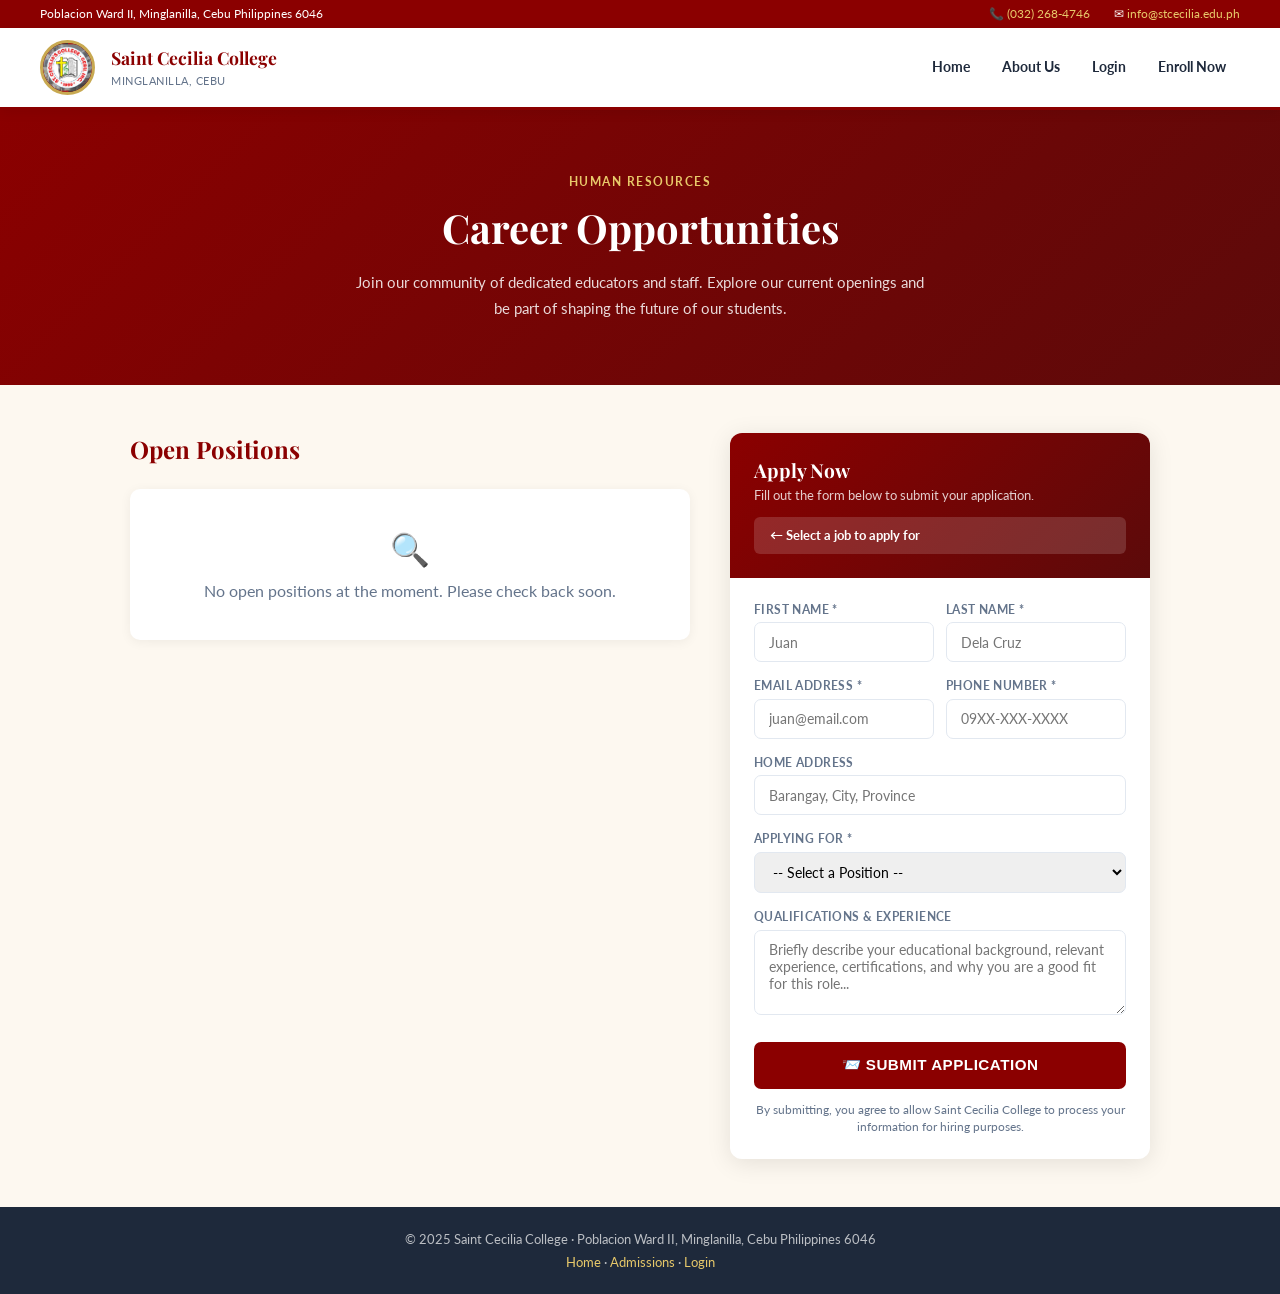
<file: careers.html>
<!DOCTYPE html>
<html lang="en">
<head>
    <meta charset="UTF-8">
    <link rel="icon" type="image/jpeg" href="images/logo2.jpg">
    <link rel="shortcut icon" type="image/jpeg" href="images/logo2.jpg">
    <link rel="apple-touch-icon" href="images/logo2.jpg">
    <meta name="viewport" content="width=device-width, initial-scale=1.0">
    <title>Career Opportunities — Saint Cecilia College</title>
    <link rel="preconnect" href="https://fonts.googleapis.com">
    <link href="https://fonts.googleapis.com/css2?family=Playfair+Display:ital,wght@0,600;0,700;0,800;1,700&family=Lato:wght@300;400;700;900&display=swap" rel="stylesheet">
    <style>
        *, *::before, *::after { box-sizing:border-box; margin:0; padding:0; }
        :root {
            --red:     #8b0000;
            --red-mid: #a31515;
            --red-lt:  #c0392b;
            --gold:    #c8a951;
            --gold-lt: #e8c96a;
            --cream:   #fdf8f0;
            --white:   #ffffff;
            --gray:    #64748b;
            --border:  #e2e8f0;
            --dark:    #1e293b;
        }
        html { scroll-behavior:smooth; }
        body { font-family:'Lato',sans-serif; background:var(--cream); color:var(--dark); }

        /* ── TOPBAR ── */
        .topbar { background:var(--red); color:white; font-size:.75rem; padding:.4rem 2.5rem; display:flex; justify-content:space-between; align-items:center; flex-wrap:wrap; gap:.5rem; }
        .topbar a { color:var(--gold-lt); text-decoration:none; }

        /* ── NAVBAR ── */
        nav { background:white; border-bottom:3px solid var(--red); display:flex; align-items:center; justify-content:space-between; padding:.75rem 2.5rem; box-shadow:0 2px 12px rgba(0,0,0,0.08); position:sticky; top:0; z-index:100; }
        .nav-brand { display:flex; align-items:center; gap:1rem; text-decoration:none; }
        .nav-logo { width:55px; height:55px; background:var(--red); border-radius:50%; display:flex; align-items:center; justify-content:center; font-family:'Playfair Display',serif; font-weight:800; font-size:.8rem; color:var(--gold); border:3px solid var(--gold); text-align:center; line-height:1.2; overflow:hidden; }
        .nav-logo img { width:100%; height:100%; object-fit:cover; border-radius:50%; }
        .nav-name strong { font-family:'Playfair Display',serif; font-size:1.1rem; color:var(--red); display:block; }
        .nav-name span   { font-size:.7rem; color:var(--gray); letter-spacing:.5px; text-transform:uppercase; }
        .nav-links { display:flex; align-items:center; gap:.2rem; }
        .nav-links a { padding:.5rem .9rem; border-radius:5px; text-decoration:none; font-size:.85rem; font-weight:700; color:var(--dark); transition:background .15s; }
        .nav-links a:hover { background:var(--red); color:white; }
        .nav-links a.active { background:var(--red); color:white; }

        /* ── HERO ── */
        .careers-hero {
            background:linear-gradient(135deg, var(--red) 0%, #5c0a0a 100%);
            color:white; padding:4rem 2.5rem; text-align:center;
        }
        .careers-hero .label { font-size:.75rem; font-weight:700; text-transform:uppercase; letter-spacing:1.5px; color:var(--gold-lt); margin-bottom:.75rem; }
        .careers-hero h1 { font-family:'Playfair Display',serif; font-size:2.5rem; margin-bottom:1rem; }
        .careers-hero p  { font-size:.95rem; opacity:.85; max-width:580px; margin:0 auto; line-height:1.7; }

        /* ── LAYOUT ── */
        .careers-wrap { max-width:1100px; margin:0 auto; padding:3rem 2.5rem; display:grid; grid-template-columns:1fr 420px; gap:2.5rem; align-items:start; }
        @media(max-width:900px){ .careers-wrap { grid-template-columns:1fr; } }

        /* ── JOB LIST ── */
        .jobs-panel h2 { font-family:'Playfair Display',serif; font-size:1.5rem; color:var(--red); margin-bottom:1.5rem; }
        .job-card { background:white; border-radius:10px; box-shadow:0 2px 12px rgba(0,0,0,0.07); overflow:hidden; border-left:5px solid var(--red); margin-bottom:1.25rem; cursor:pointer; transition:box-shadow .2s, border-color .2s; }
        .job-card:hover, .job-card.selected { box-shadow:0 6px 20px rgba(139,0,0,0.15); border-left-color:var(--gold); }
        .job-card-inner { padding:1.25rem 1.5rem; }
        .job-card-title { font-family:'Playfair Display',serif; font-size:1.05rem; font-weight:700; color:var(--dark); margin-bottom:.4rem; }
        .job-tags { display:flex; flex-wrap:wrap; gap:.4rem; margin-bottom:.65rem; }
        .job-tag { background:#fdf2f2; color:var(--red); padding:.2rem .65rem; border-radius:20px; font-size:.72rem; font-weight:700; }
        .job-tag.gold { background:#fdf8f0; color:#92400e; }
        .job-tag.green { background:#f0fdf4; color:#166534; }
        .job-desc { font-size:.82rem; color:var(--gray); line-height:1.5; overflow:hidden; display:-webkit-box; -webkit-line-clamp:2; -webkit-box-orient:vertical; }
        .job-card-footer { padding:.75rem 1.5rem; background:#fafafa; border-top:1px solid #f0f0f0; display:flex; justify-content:space-between; align-items:center; }
        .job-deadline { font-size:.75rem; color:var(--gray); }
        .btn-apply { background:var(--red); color:white; border:none; padding:.5rem 1.25rem; border-radius:5px; font-size:.8rem; font-weight:700; text-transform:uppercase; letter-spacing:.3px; cursor:pointer; transition:background .15s; }
        .btn-apply:hover { background:var(--red-lt); }
        .no-jobs { background:white; border-radius:10px; padding:2.5rem; text-align:center; color:var(--gray); box-shadow:0 2px 12px rgba(0,0,0,0.06); }

        /* ── APPLICATION FORM ── */
        .form-panel { position:sticky; top:90px; }
        .form-card { background:white; border-radius:12px; box-shadow:0 4px 24px rgba(0,0,0,0.1); overflow:hidden; }
        .form-card-header { background:linear-gradient(135deg,var(--red),#5c0a0a); padding:1.5rem; color:white; }
        .form-card-header h3 { font-family:'Playfair Display',serif; font-size:1.2rem; margin-bottom:.25rem; }
        .form-card-header p  { font-size:.8rem; opacity:.8; }
        .form-selected-job { background:rgba(255,255,255,0.15); border-radius:6px; padding:.65rem 1rem; margin-top:.85rem; font-size:.82rem; font-weight:700; }
        .form-body { padding:1.5rem; }
        .form-group { margin-bottom:1rem; }
        .form-group label { display:block; font-size:.78rem; font-weight:700; color:var(--gray); text-transform:uppercase; letter-spacing:.4px; margin-bottom:.35rem; }
        .form-group input, .form-group select, .form-group textarea {
            width:100%; padding:.65rem .9rem; border:1.5px solid var(--border);
            border-radius:7px; font-size:.9rem; font-family:'Lato',sans-serif;
            transition:border-color .15s; box-sizing:border-box;
        }
        .form-group input:focus, .form-group select:focus, .form-group textarea:focus {
            outline:none; border-color:var(--red);
        }
        .form-group textarea { resize:vertical; min-height:85px; }
        .form-row { display:grid; grid-template-columns:1fr 1fr; gap:.75rem; }
        .submit-btn {
            width:100%; padding:.9rem; background:var(--red); color:white; border:none;
            border-radius:7px; font-size:.95rem; font-weight:700; cursor:pointer;
            text-transform:uppercase; letter-spacing:.5px; transition:background .15s;
            margin-top:.5rem;
        }
        .submit-btn:hover { background:var(--red-lt); }
        .submit-btn:disabled { background:#9ca3af; cursor:not-allowed; }

        /* ── Success message ── */
        .success-box { display:none; background:linear-gradient(135deg,#f0fdf4,#dcfce7); border:2px solid #86efac; border-radius:10px; padding:2rem; text-align:center; }
        .success-box .icon { font-size:3rem; margin-bottom:.75rem; }
        .success-box h4 { color:#166534; font-size:1.1rem; margin-bottom:.5rem; }
        .success-box p  { color:#166534; font-size:.85rem; line-height:1.6; }

        /* ── Toast ── */
        .toast { position:fixed; bottom:2rem; right:2rem; padding:1rem 1.5rem; border-radius:8px; color:white; font-weight:700; z-index:9999; display:none; font-size:.9rem; }
        .toast.success { background:#10b981; }
        .toast.error   { background:#ef4444; }

        /* ── FOOTER ── */
        .footer { background:var(--dark); color:rgba(255,255,255,0.7); text-align:center; padding:1.5rem; font-size:.8rem; }
        .footer a { color:var(--gold-lt); text-decoration:none; }
    </style>
</head>
<body>

<!-- Topbar -->
<div class="topbar">
    <span class="topbar-left">Poblacion Ward II, Minglanilla, Cebu Philippines 6046</span>
    <div style="display:flex;gap:1.5rem;">
        <span>📞 <a href="tel:032-268-4746">(032) 268-4746</a></span>
        <span>✉ <a href="mailto:info@stcecilia.edu.ph">info@stcecilia.edu.ph</a></span>
    </div>
</div>

<!-- Navbar -->
<nav class="navbar">
    <a href="index.html" class="nav-brand">
        <div class="nav-logo"><img src="images/logo2.jpg" alt="SCC Logo"></div>
        <div class="nav-name">
            <strong>Saint Cecilia College</strong>
            <span>Minglanilla, Cebu</span>
        </div>
    </a>
        <div class="nav-links">
        <a href="index.html">Home</a>
        <a href="index.html#about">About Us</a>
        <a href="login.html">Login</a>
        <a href="enrollment.html" class="nav-enroll">Enroll Now</a>
    </div>
</nav>

<!-- Hero -->
<div class="careers-hero">
    <div class="label">Human Resources</div>
    <h1>Career Opportunities</h1>
    <p>Join our community of dedicated educators and staff. Explore our current openings and be part of shaping the future of our students.</p>
</div>

<!-- Main -->
<div class="careers-wrap">

    <!-- Left: Job listings -->
    <div class="jobs-panel">
        <h2>Open Positions</h2>
        <div id="jobList">
            <div class="no-jobs">Loading job openings...</div>
        </div>
    </div>

    <!-- Right: Application form -->
    <div class="form-panel">
        <div class="form-card">
            <div class="form-card-header">
                <h3>Apply Now</h3>
                <p>Fill out the form below to submit your application.</p>
                <div class="form-selected-job" id="selectedJobLabel">← Select a job to apply for</div>
            </div>
            <div class="form-body">

                <!-- Success state -->
                <div class="success-box" id="successBox">
                    <div class="icon">🎉</div>
                    <h4>Application Submitted!</h4>
                    <p>Thank you for applying to Saint Cecilia College. We have received your application and will be in touch soon.</p>
                    <button onclick="resetForm()" style="margin-top:1rem;background:var(--red);color:white;border:none;padding:.65rem 1.5rem;border-radius:6px;font-weight:700;cursor:pointer;font-family:'Lato',sans-serif;">Apply for Another Position</button>
                </div>

                <!-- Form -->
                <div id="appForm">
                    <input type="hidden" id="selectedJobId" value="">

                    <div class="form-row">
                        <div class="form-group">
                            <label>First Name *</label>
                            <input type="text" id="fFirstName" placeholder="Juan">
                        </div>
                        <div class="form-group">
                            <label>Last Name *</label>
                            <input type="text" id="fLastName" placeholder="Dela Cruz">
                        </div>
                    </div>
                    <div class="form-row">
                        <div class="form-group">
                            <label>Email Address *</label>
                            <input type="email" id="fEmail" placeholder="juan@email.com">
                        </div>
                        <div class="form-group">
                            <label>Phone Number *</label>
                            <input type="text" id="fPhone" placeholder="09XX-XXX-XXXX">
                        </div>
                    </div>
                    <div class="form-group">
                        <label>Home Address</label>
                        <input type="text" id="fAddress" placeholder="Barangay, City, Province">
                    </div>
                    <div class="form-group">
                        <label>Applying For *</label>
                        <select id="fJobSelect" onchange="selectJobFromDropdown()">
                            <option value="">-- Select a Position --</option>
                        </select>
                    </div>
                    <div class="form-group">
                        <label>Qualifications & Experience</label>
                        <textarea id="fResume" placeholder="Briefly describe your educational background, relevant experience, certifications, and why you are a good fit for this role..."></textarea>
                    </div>

                    <button class="submit-btn" onclick="submitApplication()" id="submitBtn">
                        📨 Submit Application
                    </button>
                    <p style="font-size:.72rem;color:var(--gray);text-align:center;margin-top:.75rem;line-height:1.5;">By submitting, you agree to allow Saint Cecilia College to process your information for hiring purposes.</p>
                </div>
            </div>
        </div>
    </div>
</div>

<!-- Footer -->
<div class="footer">
    <p>© 2025 Saint Cecilia College · Poblacion Ward II, Minglanilla, Cebu Philippines 6046</p>
    <p style="margin-top:.4rem;"><a href="index.html">Home</a> · <a href="index.html#enrollment">Admissions</a> · <a href="login.html">Login</a></p>
</div>

<div id="toast" class="toast"></div>

<script>
let allJobs     = [];
let selectedJob = null;

(async function init() {
    await loadJobs();
    // Auto-select job from URL param ?job=ID
    const params = new URLSearchParams(window.location.search);
    const jobId  = params.get('job');
    if (jobId) selectJob(parseInt(jobId));
})();

async function loadJobs() {
    try {
        const res  = await fetch('php/api/public/get_open_jobs.php');
        const data = await res.json();
        allJobs = data.success ? data.jobs : [];
    } catch(e) { allJobs = []; }
    renderJobs();
    populateDropdown();
}

function renderJobs() {
    const container = document.getElementById('jobList');
    if (!allJobs.length) {
        container.innerHTML = '<div class="no-jobs"><div style="font-size:2rem;margin-bottom:.75rem;">🔍</div><p>No open positions at the moment. Please check back soon.</p></div>';
        return;
    }
    container.innerHTML = allJobs.map(j => `
    <div class="job-card ${selectedJob && selectedJob.id==j.id ? 'selected' : ''}" id="jcard-${j.id}" onclick="selectJob(${j.id})">
        <div class="job-card-inner">
            <div class="job-card-title">${esc(j.title)}</div>
            <div class="job-tags">
                <span class="job-tag">📁 ${esc(j.department_name||'General')}</span>
                <span class="job-tag gold">⏱ ${esc((j.employment_type||'').replace('_',' '))}</span>
                <span class="job-tag green">🪑 ${j.slots} slot${j.slots>1?'s':''}</span>
            </div>
            ${j.description ? `<div class="job-desc">${esc(j.description)}</div>` : ''}
            ${j.requirements ? `<div style="margin-top:.5rem;font-size:.78rem;color:var(--gray);"><strong>Requirements:</strong> ${esc(j.requirements.substring(0,120))}${j.requirements.length>120?'...':''}</div>` : ''}
        </div>
        <div class="job-card-footer">
            <span class="job-deadline">${j.deadline ? '📅 Deadline: '+j.deadline : 'Open until filled'}</span>
            <button class="btn-apply" onclick="event.stopPropagation();selectJob(${j.id})">Apply →</button>
        </div>
    </div>`).join('');
}

function populateDropdown() {
    const sel = document.getElementById('fJobSelect');
    sel.innerHTML = '<option value="">-- Select a Position --</option>' +
        allJobs.map(j => `<option value="${j.id}">${esc(j.title)}</option>`).join('');
}

function selectJob(id) {
    selectedJob = allJobs.find(j => j.id == id);
    if (!selectedJob) return;

    // Highlight card
    document.querySelectorAll('.job-card').forEach(c => c.classList.remove('selected'));
    const card = document.getElementById(`jcard-${id}`);
    if (card) { card.classList.add('selected'); card.scrollIntoView({ behavior:'smooth', block:'nearest' }); }

    // Update form
    document.getElementById('selectedJobId').value    = id;
    document.getElementById('fJobSelect').value       = id;
    document.getElementById('selectedJobLabel').textContent = `Applying for: ${selectedJob.title}`;

    // Scroll to form on mobile
    if (window.innerWidth < 900) {
        document.querySelector('.form-panel').scrollIntoView({ behavior:'smooth' });
    }
}

function selectJobFromDropdown() {
    const id = document.getElementById('fJobSelect').value;
    if (id) selectJob(parseInt(id));
}

async function submitApplication() {
    const jobId     = document.getElementById('selectedJobId').value;
    const firstName = document.getElementById('fFirstName').value.trim();
    const lastName  = document.getElementById('fLastName').value.trim();
    const email     = document.getElementById('fEmail').value.trim();
    const phone     = document.getElementById('fPhone').value.trim();
    const address   = document.getElementById('fAddress').value.trim();
    const resume    = document.getElementById('fResume').value.trim();

    if (!jobId)                  { showToast('Please select a position to apply for.', 'error'); return; }
    if (!firstName || !lastName) { showToast('Please enter your full name.', 'error'); return; }
    if (!email)                  { showToast('Please enter your email address.', 'error'); return; }
    if (!phone)                  { showToast('Please enter your phone number.', 'error'); return; }

    const btn = document.getElementById('submitBtn');
    btn.disabled = true;
    btn.textContent = 'Submitting...';

    try {
        const res  = await fetch('php/api/public/submit_application.php', {
            method: 'POST',
            headers: { 'Content-Type':'application/json' },
            body: JSON.stringify({
                job_id:       jobId,
                full_name:    `${firstName} ${lastName}`,
                email, phone, address,
                resume_notes: resume
            })
        });
        const data = await res.json();
        if (data.success) {
            document.getElementById('appForm').style.display   = 'none';
            document.getElementById('successBox').style.display = 'block';
        } else {
            showToast('Error: ' + data.message, 'error');
            btn.disabled = false;
            btn.textContent = '📨 Submit Application';
        }
    } catch(e) {
        showToast('Something went wrong. Please try again.', 'error');
        btn.disabled = false;
        btn.textContent = '📨 Submit Application';
    }
}

function resetForm() {
    document.getElementById('appForm').style.display    = 'block';
    document.getElementById('successBox').style.display = 'none';
    document.getElementById('submitBtn').disabled       = false;
    document.getElementById('submitBtn').textContent    = '📨 Submit Application';
    ['fFirstName','fLastName','fEmail','fPhone','fAddress','fResume'].forEach(id => document.getElementById(id).value = '');
    document.getElementById('selectedJobId').value = '';
    document.getElementById('fJobSelect').value    = '';
    document.getElementById('selectedJobLabel').textContent = '← Select a job to apply for';
    selectedJob = null;
    document.querySelectorAll('.job-card').forEach(c => c.classList.remove('selected'));
}

function showToast(msg, type='success') {
    const t = document.getElementById('toast');
    t.textContent = msg; t.className = `toast ${type}`; t.style.display = 'block';
    setTimeout(() => t.style.display = 'none', 4000);
}
function esc(s) { return String(s||'').replace(/&/g,'&amp;').replace(/</g,'&lt;').replace(/>/g,'&gt;'); }
</script>
</body>
</html>
</file>
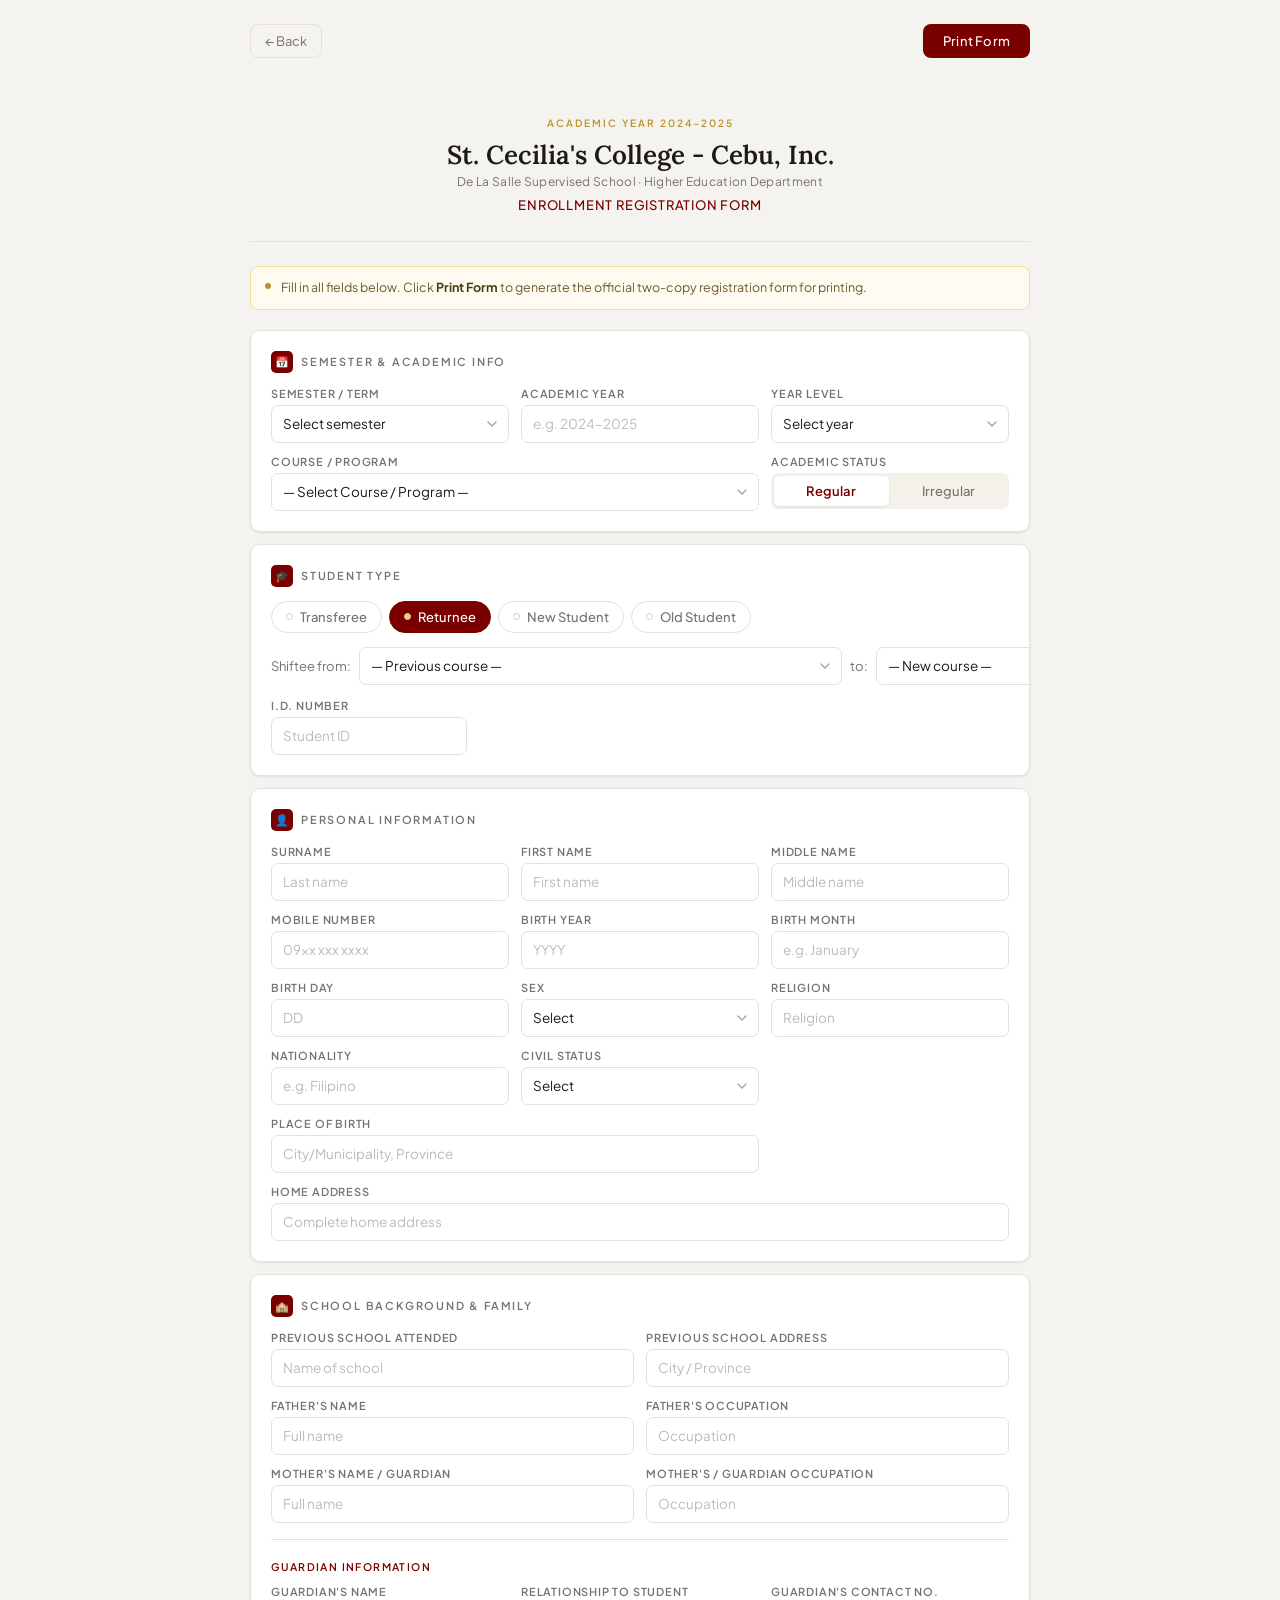
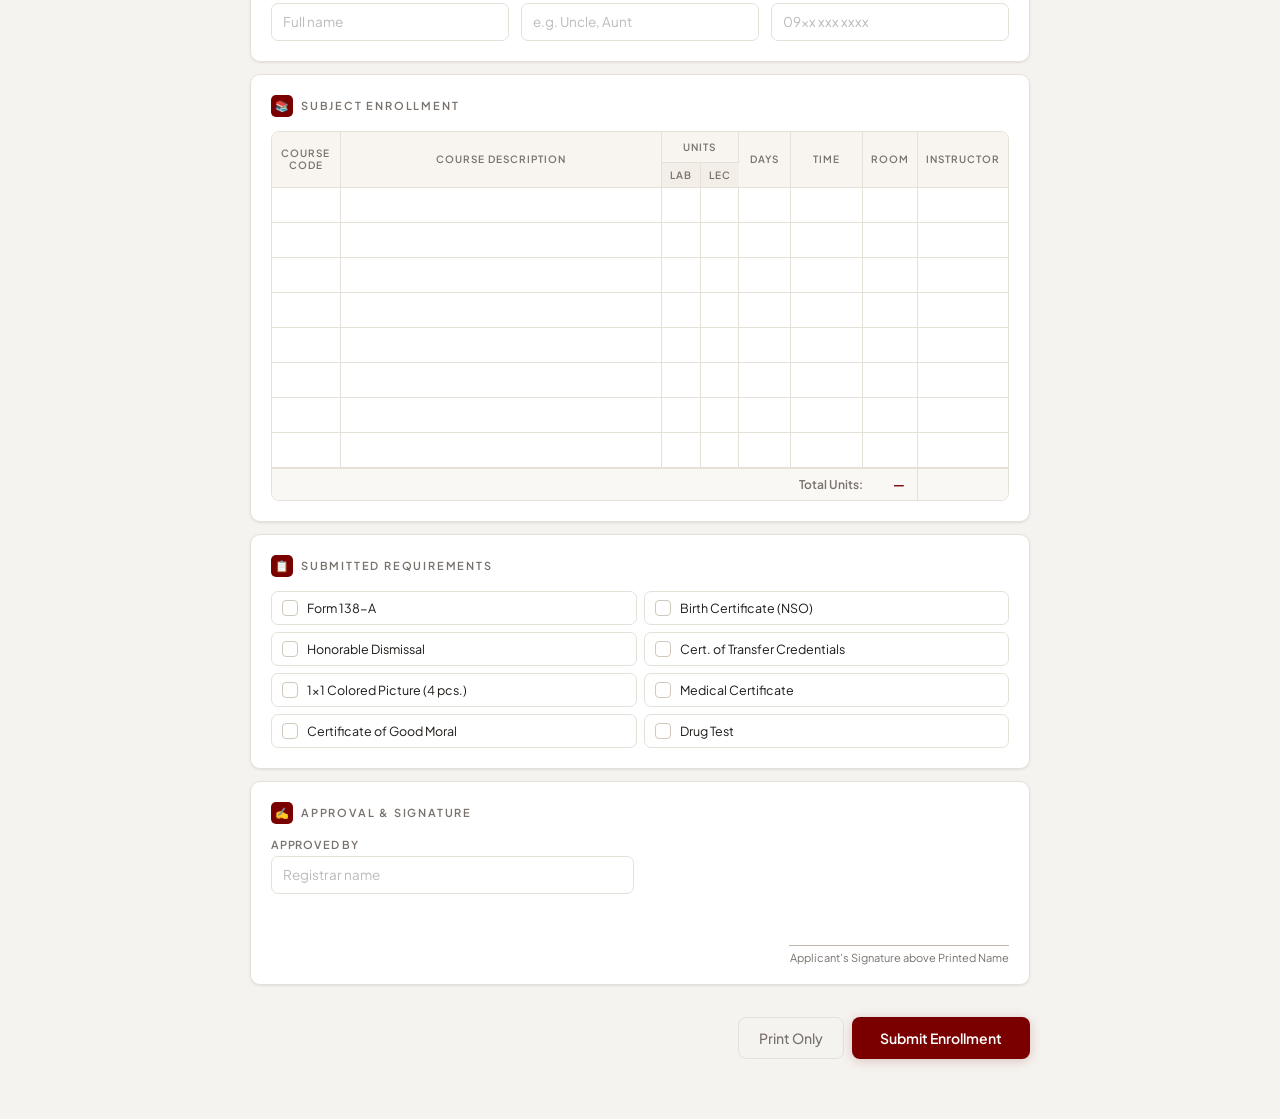
<file: enrollment.html>
<!DOCTYPE html>
<html lang="en">
<head>
<meta charset="UTF-8">
<meta name="viewport" content="width=device-width, initial-scale=1.0">
<title>Enrollment Form — Student Portal</title>
<link href="https://fonts.googleapis.com/css2?family=Lora:ital,wght@0,400;0,500;0,600;1,400&family=Plus+Jakarta+Sans:wght@300;400;500;600&display=swap" rel="stylesheet">
<style>
:root {
  --crimson:  #7a0000;
  --crimson2: #5c0000;
  --gold:     #b8922a;
  --gold-lt:  #e8d08a;
  --cream:    #faf9f6;
  --ink:      #1c1917;
  --muted:    #78716c;
  --border:   #e5e0d8;
  --card-bg:  #ffffff;
  --page-bg:  #f5f3ef;
  --radius:   10px;
  --shadow:   0 1px 3px rgba(0,0,0,.06), 0 1px 2px rgba(0,0,0,.04);
}
*,*::before,*::after{box-sizing:border-box;margin:0;padding:0;}
body{font-family:'Plus Jakarta Sans',sans-serif;background:var(--page-bg);min-height:100vh;color:var(--ink);}

/* ─── Layout ─── */
.portal-wrap{max-width:820px;margin:0 auto;padding:0 20px 60px;}
.top-bar{display:flex;align-items:center;gap:12px;padding:24px 0 20px;}
.btn-back{display:flex;align-items:center;gap:6px;background:transparent;border:1px solid var(--border);color:var(--muted);padding:8px 14px;border-radius:8px;font-size:13px;font-family:inherit;cursor:pointer;transition:all .18s;}
.btn-back:hover{border-color:#c0b8ac;color:var(--ink);}
.btn-print{margin-left:auto;display:flex;align-items:center;gap:7px;background:var(--crimson);border:none;color:#fff;padding:9px 20px;border-radius:8px;font-size:13px;font-weight:500;font-family:inherit;cursor:pointer;transition:all .18s;letter-spacing:.2px;}
.btn-print:hover{background:var(--crimson2);box-shadow:0 4px 16px rgba(122,0,0,.25);}

/* ─── Hero ─── */
.hero{text-align:center;padding:32px 20px 28px;border-bottom:1px solid var(--border);margin-bottom:24px;}
.hero-eyebrow{display:inline-block;font-size:10px;font-weight:600;letter-spacing:2px;text-transform:uppercase;color:var(--gold);margin-bottom:10px;}
.hero-school{font-family:'Lora',serif;font-size:26px;font-weight:600;color:var(--ink);line-height:1.2;margin-bottom:4px;}
.hero-dept{font-size:12px;color:var(--muted);margin-bottom:2px;letter-spacing:.3px;}
.hero-subtitle{font-size:13px;font-weight:500;color:var(--crimson);letter-spacing:.8px;text-transform:uppercase;margin-top:8px;}

/* ─── Info alert ─── */
.info-alert{display:flex;align-items:flex-start;gap:10px;background:#fffbf0;border:1px solid #f0e0a0;border-radius:8px;padding:11px 14px;margin-bottom:20px;}
.info-alert-dot{width:6px;height:6px;background:var(--gold);border-radius:50%;margin-top:5px;flex-shrink:0;}
.info-alert p{font-size:12.5px;color:#6b5a2a;line-height:1.55;}
.info-alert strong{color:#4a3c14;}

/* ─── Section heading ─── */
.section-label{display:flex;align-items:center;gap:8px;margin-bottom:14px;}
.section-label-icon{width:22px;height:22px;background:var(--crimson);border-radius:5px;display:flex;align-items:center;justify-content:center;font-size:11px;flex-shrink:0;}
.section-label h3{font-size:11px;font-weight:600;letter-spacing:1.8px;text-transform:uppercase;color:var(--muted);}

/* ─── Cards ─── */
.card{background:var(--card-bg);border-radius:var(--radius);border:1px solid var(--border);overflow:hidden;margin-bottom:12px;box-shadow:var(--shadow);animation:fadeUp .35s ease both;}
@keyframes fadeUp{from{opacity:0;transform:translateY(12px);}to{opacity:1;transform:translateY(0);}}
.card:nth-child(1){animation-delay:.04s;}.card:nth-child(2){animation-delay:.08s;}.card:nth-child(3){animation-delay:.12s;}.card:nth-child(4){animation-delay:.16s;}.card:nth-child(5){animation-delay:.2s;}.card:nth-child(6){animation-delay:.24s;}.card:nth-child(7){animation-delay:.28s;}
.card-body{padding:20px;}
.card-divider{height:1px;background:var(--border);margin:16px 0;}

/* ─── Fields ─── */
.field-grid{display:grid;gap:12px;}
.fg-2{grid-template-columns:1fr 1fr;}
.fg-3{grid-template-columns:1fr 1fr 1fr;}
.fg-4{grid-template-columns:repeat(4,1fr);}
.field{display:flex;flex-direction:column;gap:5px;}
.field label{font-size:11px;font-weight:600;letter-spacing:.8px;text-transform:uppercase;color:var(--muted);}
.field input,.field select{height:38px;padding:0 11px;background:#fff;border:1px solid var(--border);border-radius:7px;font-family:'Plus Jakarta Sans',sans-serif;font-size:13.5px;color:var(--ink);outline:none;transition:border-color .18s,box-shadow .18s;appearance:none;-webkit-appearance:none;}
.field input:focus,.field select:focus{border-color:var(--crimson);box-shadow:0 0 0 3px rgba(122,0,0,.08);}
.field input::placeholder{color:#bbb;}
.field select{background-image:url("data:image/svg+xml,%3Csvg xmlns='http://www.w3.org/2000/svg' width='10' height='6' viewBox='0 0 10 6'%3E%3Cpath d='M1 1l4 4 4-4' stroke='%23aaa' stroke-width='1.5' fill='none' stroke-linecap='round'/%3E%3C/svg%3E");background-repeat:no-repeat;background-position:right 11px center;padding-right:30px;}
.field-span-2{grid-column:span 2;}.field-span-3{grid-column:span 3;}.field-span-4{grid-column:span 4;}

/* ─── Academic status toggle ─── */
.acad-toggle{display:flex;background:#f4f0ea;border-radius:7px;padding:3px;gap:3px;}
.acad-btn{flex:1;padding:7px;border-radius:5px;border:none;background:transparent;font-size:13px;font-family:inherit;cursor:pointer;transition:all .15s;font-weight:500;color:var(--muted);}
.acad-btn.active{background:#fff;color:var(--crimson);box-shadow:0 1px 3px rgba(0,0,0,.08);font-weight:600;}

/* ─── Type pills ─── */
.type-row{display:flex;flex-wrap:wrap;gap:7px;}
.type-pill{position:relative;}
.type-pill input[type=radio]{position:absolute;opacity:0;pointer-events:none;}
.type-pill label{display:flex;align-items:center;gap:7px;padding:7px 14px;border-radius:100px;border:1px solid var(--border);background:#fff;font-size:13px;font-weight:500;cursor:pointer;transition:all .15s;color:var(--muted);}
.type-pill label::before{content:'';width:7px;height:7px;border-radius:50%;border:1.5px solid #ccc;flex-shrink:0;transition:all .15s;}
.type-pill input:checked+label{background:var(--crimson);border-color:var(--crimson);color:#fff;}
.type-pill input:checked+label::before{background:var(--gold-lt);border-color:var(--gold-lt);}

/* ─── Shiftee row ─── */
.shiftee-row{display:flex;align-items:center;gap:8px;margin-top:14px;}
.shiftee-row .sep{font-size:13px;color:var(--muted);white-space:nowrap;flex-shrink:0;}
.shiftee-row .field{flex:1;}

/* ─── ID field inline ─── */
.id-row{margin-top:14px;display:flex;align-items:flex-end;gap:12px;}
.id-row .field{max-width:200px;}

/* ─── Checklist ─── */
.checklist{display:grid;grid-template-columns:1fr 1fr;gap:7px;}
.check-item{display:flex;align-items:center;gap:9px;cursor:pointer;padding:8px 10px;border-radius:7px;border:1px solid var(--border);background:#fff;transition:all .15s;user-select:none;}
.check-item:hover{border-color:#c0b8ac;}
.check-item input[type=checkbox]{display:none;}
.check-box{width:16px;height:16px;flex-shrink:0;border:1.5px solid #d0c8bc;border-radius:4px;display:flex;align-items:center;justify-content:center;transition:all .15s;font-size:10px;}
.check-item input:checked~.check-box{background:var(--crimson);border-color:var(--crimson);color:#fff;}
.check-item input:checked~.check-box::after{content:'✓';}
.check-item span{font-size:12.5px;color:var(--ink);}

/* ─── Subject table ─── */
.subj-wrap{overflow-x:auto;border-radius:8px;border:1px solid var(--border);}
table.subj-table{width:100%;border-collapse:collapse;font-size:12.5px;}
.subj-table thead th{padding:9px 8px;background:#f8f5f0;color:var(--muted);font-size:10px;font-weight:600;letter-spacing:1px;text-transform:uppercase;text-align:center;border-bottom:1px solid var(--border);border-right:1px solid var(--border);}
.subj-table thead th:last-child{border-right:none;}
.subj-table thead tr.th2 th{background:#f3efe8;padding:6px 8px;}
.subj-table tbody tr{border-bottom:1px solid var(--border);}
.subj-table tbody tr:last-child{border-bottom:none;}
.subj-table tbody tr:hover{background:#faf8f5;}
.subj-table td{padding:2px 4px;vertical-align:middle;text-align:center;border-right:1px solid var(--border);}
.subj-table td:nth-child(2){text-align:left;}
.subj-table td:last-child{border-right:none;}
.subj-table td input{width:100%;height:30px;border:1px solid transparent;border-radius:5px;background:transparent;font-family:'Plus Jakarta Sans',sans-serif;font-size:12.5px;color:var(--ink);text-align:center;outline:none;transition:all .15s;padding:0 4px;}
.subj-table td:nth-child(2) input{text-align:left;padding-left:8px;}
.subj-table td input:focus{border-color:var(--crimson);background:rgba(122,0,0,.03);}
.subj-table tfoot tr{border-top:2px solid var(--border);background:#faf8f4;}
.subj-table tfoot td{padding:8px 12px;font-size:12px;font-weight:600;color:var(--muted);text-align:right;}
.total-val{display:inline-block;min-width:40px;color:var(--crimson);font-weight:700;}

/* ─── Signature ─── */
.sig-row{display:flex;justify-content:flex-end;margin-top:16px;}
.sig-block{text-align:center;}
.sig-line{height:36px;border-bottom:1.5px solid #c0b8ac;min-width:220px;margin-bottom:5px;}
.sig-label{font-size:11px;color:var(--muted);}

/* ─── Submit bar ─── */
.submit-bar{display:flex;justify-content:flex-end;gap:8px;padding:20px 0 0;}
.btn-submit{padding:11px 28px;background:var(--crimson);border:none;border-radius:8px;color:#fff;font-size:14px;font-weight:600;font-family:inherit;cursor:pointer;transition:all .18s;box-shadow:0 2px 12px rgba(122,0,0,.2);}
.btn-submit:hover{background:var(--crimson2);box-shadow:0 6px 20px rgba(122,0,0,.3);transform:translateY(-1px);}
.btn-submit:disabled{opacity:.55;cursor:not-allowed;transform:none;}
.btn-submit-ghost{padding:11px 20px;background:transparent;border:1px solid var(--border);border-radius:8px;color:var(--muted);font-size:14px;font-weight:500;font-family:inherit;cursor:pointer;transition:all .18s;}
.btn-submit-ghost:hover{border-color:#c0b8ac;color:var(--ink);}

/* Success Modal */
.modal-overlay{position:fixed;inset:0;background:rgba(28,25,23,.55);z-index:1000;display:flex;align-items:center;justify-content:center;padding:20px;opacity:0;pointer-events:none;transition:opacity .25s;}
.modal-overlay.open{opacity:1;pointer-events:all;}
.modal-card{background:#fff;border-radius:14px;padding:32px 28px;max-width:400px;width:100%;text-align:center;transform:translateY(16px);transition:transform .25s;box-shadow:0 20px 60px rgba(0,0,0,.15);}
.modal-overlay.open .modal-card{transform:translateY(0);}
.modal-icon{width:48px;height:48px;background:#f0faf5;border-radius:50%;display:flex;align-items:center;justify-content:center;margin:0 auto 14px;font-size:22px;}
.modal-title{font-family:'Lora',serif;font-size:22px;font-weight:600;color:var(--ink);margin-bottom:6px;}
.modal-msg{font-size:13.5px;color:var(--muted);line-height:1.6;margin-bottom:16px;}
.modal-ref{display:inline-block;background:#f8f4ed;border:1px solid #e0d5c0;border-radius:7px;padding:7px 18px;font-size:12.5px;color:var(--crimson);font-weight:600;margin-bottom:20px;letter-spacing:.5px;}
.modal-btns{display:flex;gap:8px;justify-content:center;}
.modal-btn-p{padding:9px 22px;background:var(--crimson);border:none;border-radius:7px;color:#fff;font-size:13px;font-weight:600;font-family:inherit;cursor:pointer;}
.modal-btn-o{padding:9px 18px;background:transparent;border:1px solid var(--border);border-radius:7px;color:var(--muted);font-size:13px;font-family:inherit;cursor:pointer;}

/* Error */
.field input.err,.field select.err{border-color:#dc2626;box-shadow:0 0 0 3px rgba(220,38,38,.1);}

/* Guardian sub-section */
.sub-heading{font-size:10.5px;font-weight:600;letter-spacing:1.4px;text-transform:uppercase;color:var(--crimson);padding-top:4px;}

/* Print-only (unchanged — keeps full print functionality) */
.print-only{display:none!important;}

@media print {
  .screen-only{display:none!important;}
  body{background:white!important;padding:0!important;font-family:'Times New Roman',Times,serif;}
  body::before{display:none!important;}
  .print-only{display:block!important;}
  .print-a4{width:210mm;min-height:297mm;background:#fff;display:flex;flex-direction:column;padding:4mm 6mm;page-break-after:always;box-sizing:border-box;}
  .print-form-copy{flex:1;display:flex;flex-direction:column;padding-bottom:2mm;overflow:hidden;}
  .print-form-copy+.print-form-copy{border-top:1.5px dashed #888;padding-top:2mm;padding-bottom:0;}
  .print-copy-tag{display:inline-block;font-size:7px;font-weight:900;letter-spacing:2px;text-transform:uppercase;color:#666;border:.8px solid #aaa;background:#f5f5f5;padding:1px 8px;border-radius:2px;margin-bottom:2px;font-family:Arial,sans-serif;}
  .print-paper{font-family:'Times New Roman',Times,serif;font-size:7.8px;color:#000;flex:1;display:flex;flex-direction:column;gap:3px;}
  .print-top-header{display:flex;justify-content:space-between;gap:4px;margin-bottom:2px;}
  .print-req-box{border:.8px solid #666;padding:3px 5px;font-size:7px;display:flex;flex-direction:column;gap:2px;min-width:110px;}
  .print-req-box label{display:flex;align-items:center;gap:3px;}
  .print-chk{display:inline-block;width:7px;height:7px;border:.7px solid #555;margin-right:2px;flex-shrink:0;line-height:1;font-size:6px;text-align:center;}
  .print-checked::after{content:'✓';}
  .print-school-center{text-align:center;flex:1;}
  .print-sc-name{font-size:9.5px;font-weight:bold;font-style:italic;line-height:1.2;margin-bottom:1px;}
  .print-sc-sub{font-size:7px;margin-bottom:1px;}
  .print-sc-dept{font-size:8px;font-weight:bold;text-transform:uppercase;margin-bottom:2px;}
  .print-sc-title{font-size:9px;font-weight:bold;text-decoration:underline;text-transform:uppercase;letter-spacing:.4px;margin-bottom:3px;}
  .print-sc-sem{font-size:7.5px;border-bottom:.8px solid #000;min-width:120px;padding-bottom:1px;margin-bottom:3px;text-align:center;}
  .print-sc-ay{font-size:7.5px;}
  .print-sc-val{display:inline-block;min-width:60px;border-bottom:.8px solid #000;}
  .print-shiftee-box{border:.8px solid #666;padding:3px 5px;font-size:7.5px;display:flex;flex-direction:column;gap:2.5px;min-width:85px;}
  .print-sf-from{display:flex;align-items:center;gap:2px;flex-wrap:wrap;font-size:7px;}
  .print-sf-val{display:inline-block;min-width:32px;max-width:55px;width:auto;border-bottom:.7px solid #000;word-break:break-all;}
  .print-sf-chk{display:flex;align-items:center;justify-content:space-between;}
  .print-bracket{display:inline-flex;align-items:center;justify-content:center;width:10px;height:9px;border:.8px solid #555;font-size:7px;margin-left:3px;}
  .print-sf-idno{display:flex;align-items:center;gap:2px;margin-top:1px;}
  .print-idno-val{display:inline-block;flex:1;border-bottom:.7px solid #000;min-width:40px;}
  .print-acad-row{display:flex;justify-content:space-between;align-items:flex-start;font-size:7.8px;gap:6px;}
  .print-acad-left{display:flex;align-items:center;gap:8px;flex-shrink:0;}
  .print-check-label{display:flex;align-items:center;gap:2px;}
  .print-acad-right{display:flex;flex-direction:column;gap:3px;flex:1;min-width:0;}
  .print-ar{display:flex;align-items:center;gap:3px;white-space:nowrap;flex-wrap:wrap;}
  .print-ar-val{display:inline-block;min-width:80px;max-width:180px;width:auto;flex:1;border-bottom:.7px solid #000;word-break:break-word;white-space:normal;line-height:1.3;}
  .print-igrid{border:.8px solid #555;}
  .print-ig-row{display:flex;border-bottom:.8px solid #555;align-items:stretch;}
  .print-ig-row:last-child{border-bottom:none;}
  .print-ig-cell{display:flex;align-items:center;padding:1.5px 4px;border-right:.8px solid #555;gap:3px;font-size:7.8px;flex:1;}
  .print-ig-cell:last-child{border-right:none;}
  .print-ig-cell b{white-space:nowrap;font-size:7.5px;flex-shrink:0;}
  .print-cell-val{flex:1;border-bottom:.7px solid #000;min-height:9px;display:inline-block;}
  .print-name-header{display:flex;border-bottom:.8px solid #bbb;align-items:center;}
  .print-name-lbl{padding:1.5px 4px;font-weight:bold;font-size:7.8px;flex:1;border-right:.8px solid #555;}
  .print-name-mobile{display:flex;align-items:center;gap:3px;padding:1.5px 4px;font-size:7.8px;width:148px;}
  .print-mobile-val{flex:1;border-bottom:.7px solid #000;min-width:80px;display:inline-block;}
  .print-name-subs{display:flex;min-height:17px;}
  .print-name-sub{flex:1;padding:1.5px 4px 1px;border-right:.8px solid #555;display:flex;flex-direction:column;}
  .print-name-sub:last-child{border-right:none;}
  .print-name-val{width:100%;border-bottom:.8px solid #000;margin-bottom:1px;min-height:9px;display:inline-block;}
  .print-name-span{font-size:6px;color:#555;text-align:center;}
  .print-birth-row{display:flex;border-bottom:.8px solid #555;align-items:stretch;}
  .print-bc{display:flex;align-items:center;padding:1.5px 3px;border-right:.8px solid #555;gap:2px;font-size:7.8px;}
  .print-bc:last-child{border-right:none;}
  .print-bc b{white-space:nowrap;font-size:7.5px;flex-shrink:0;}
  .print-bc-val{flex:1;border-bottom:.7px solid #000;min-width:30px;display:inline-block;}
  .print-ctable{width:100%;border-collapse:collapse;font-size:7.5px;}
  .print-ctable th{border:.8px solid #555;padding:2px;text-align:center;font-weight:bold;font-size:7.5px;vertical-align:middle;}
  .print-ctable td{border:.8px solid #555;padding:0 2px;vertical-align:middle;height:13px;text-align:center;}
  .print-ctable tfoot td{font-size:7.5px;font-weight:bold;text-align:right;padding-right:4px;border-top:.8px solid #555;}
  .print-total-line{display:inline-block;min-width:50px;border-bottom:.8px solid #000;font-weight:normal;padding-left:3px;}
  .print-form-foot{display:flex;justify-content:space-between;align-items:flex-end;margin-top:4px;font-size:7.8px;}
  .print-approved{display:flex;align-items:flex-end;gap:3px;}
  .print-approved-val{display:inline-block;width:130px;border-bottom:.7px solid #000;}
  .print-sig-block{text-align:center;}
  .print-sig-line{border-top:.8px solid #000;width:180px;margin:0 auto 2px;}
  .print-sig-lbl{font-size:7px;}
  .print-a4-back{width:210mm;min-height:297mm;background:#fff;display:flex;flex-direction:column;padding:4mm 6mm;font-family:'Times New Roman',Times,serif;color:#000;box-sizing:border-box;}
  .print-back-copy{flex:1;display:flex;flex-direction:column;padding-bottom:2mm;overflow:hidden;}
  .print-back-copy+.print-back-copy{border-top:1.5px dashed #888;padding-top:2mm;padding-bottom:0;}
  .print-back-or-block{display:flex;flex-direction:column;align-items:flex-end;gap:2px;margin-bottom:4mm;font-size:8px;}
  .print-or-row{display:flex;align-items:flex-end;gap:4px;white-space:nowrap;}
  .print-or-line{display:inline-block;width:110px;border-bottom:.8px solid #000;}
  .print-or-line-sm{width:80px;}
  .print-back-sec-title{font-size:9px;font-weight:bold;margin-bottom:2px;margin-top:3px;}
  .print-back-sub-title{font-size:8.5px;font-weight:bold;margin-bottom:3px;margin-top:5px;}
  .print-back-body{font-size:7.8px;line-height:1.55;margin-bottom:4px;text-align:justify;}
  .print-back-ol{margin-left:16px;margin-bottom:3px;}
  .print-back-ol li{font-size:7.8px;line-height:1.55;text-align:justify;margin-bottom:1.5px;}
  .print-back-ol-inner{margin-left:14px;list-style-type:lower-alpha;}
  .print-payment-grid{display:grid;grid-template-columns:70px 110px 110px 110px 70px;gap:0;margin:4px 0 6px 16px;font-size:7.8px;align-items:end;}
  .print-pg-label{white-space:nowrap;padding-bottom:2px;}
  .print-pg-line{border-bottom:.8px solid #000;height:14px;}
  .print-pg-mid{text-align:center;padding-bottom:2px;}
  .print-pg-exam{text-align:right;padding-bottom:2px;}
  .print-back-sig-block{margin-top:auto;padding-top:5mm;text-align:center;align-self:flex-end;}
  .print-back-sig-line{border-top:.8px solid #000;width:190px;margin:0 auto 2px;}
  .print-back-sig-lbl{font-size:7.5px;}
  @page{size:A4 portrait;margin:0;}
}

@media(max-width:640px){
  .fg-2,.fg-3{grid-template-columns:1fr;}
  .fg-4{grid-template-columns:1fr 1fr;}
  .field-span-2,.field-span-3,.field-span-4{grid-column:span 1;}
  .hero-school{font-size:22px;}
  .checklist{grid-template-columns:1fr;}
  .shiftee-row{flex-wrap:wrap;}
}
</style>
</head>
<body>

<div class="portal-wrap screen-only">
  <div class="top-bar">
    <button class="btn-back" onclick="if(window.self!==window.top){window.parent.history.back();}else{window.history.back();}">← Back</button>
    <button class="btn-print" onclick="syncPrintValues();window.print();">Print Form</button>
  </div>

  <div class="hero">
    <div class="hero-eyebrow">Academic Year <span id="heroAY">2024–2025</span></div>
    <div class="hero-school" id="heroSchool">St. Cecilia's College - Cebu, Inc.</div>
    <div class="hero-dept">De La Salle Supervised School · Higher Education Department</div>
    <div class="hero-subtitle">Enrollment Registration Form</div>
  </div>

  <div class="info-alert">
    <div class="info-alert-dot"></div>
    <p>Fill in all fields below. Click <strong>Print Form</strong> to generate the official two-copy registration form for printing.</p>
  </div>

  <!-- Card 1: Semester -->
  <div class="card">
    <div class="card-body">
      <div class="section-label">
        <div class="section-label-icon">📅</div>
        <h3>Semester &amp; Academic Info</h3>
      </div>
      <div class="field-grid fg-3">
        <div class="field">
          <label>Semester / Term</label>
          <select id="f_semester"><option value="">Select semester</option><option>1st Semester</option><option>2nd Semester</option><option>Summer</option></select>
        </div>
        <div class="field">
          <label>Academic Year</label>
          <input type="text" id="f_ay" placeholder="e.g. 2024–2025">
        </div>
        <div class="field">
          <label>Year Level</label>
          <select id="f_yearlevel"><option value="">Select year</option><option>1st Year</option><option>2nd Year</option><option>3rd Year</option><option>4th Year</option></select>
        </div>
        <div class="field field-span-2">
          <label>Course / Program</label>
          <select id="f_course"><option value="">— Loading courses… —</option></select>
        </div>
        <div class="field">
          <label>Academic Status</label>
          <div class="acad-toggle">
            <button class="acad-btn active" onclick="setAcad(this,'Regular')">Regular</button>
            <button class="acad-btn" onclick="setAcad(this,'Irregular')">Irregular</button>
          </div>
        </div>
      </div>
    </div>
  </div>

  <!-- Card 2: Student Type -->
  <div class="card">
    <div class="card-body">
      <div class="section-label">
        <div class="section-label-icon">🎓</div>
        <h3>Student Type</h3>
      </div>
      <div class="type-row">
        <div class="type-pill"><input type="radio" name="stype" id="t_transferee" value="Transferee"><label for="t_transferee">Transferee</label></div>
        <div class="type-pill"><input type="radio" name="stype" id="t_returnee" value="Returnee" checked><label for="t_returnee">Returnee</label></div>
        <div class="type-pill"><input type="radio" name="stype" id="t_new" value="New Student"><label for="t_new">New Student</label></div>
        <div class="type-pill"><input type="radio" name="stype" id="t_old" value="Old Student"><label for="t_old">Old Student</label></div>
      </div>
      <div class="shiftee-row">
        <span class="sep">Shiftee from:</span>
        <div class="field"><select id="f_shiftfrom"><option value="">— Previous course —</option></select></div>
        <span class="sep">to:</span>
        <div class="field"><select id="f_shiftto"><option value="">— New course —</option></select></div>
      </div>
      <div class="id-row">
        <div class="field"><label>I.D. Number</label><input type="text" id="f_idno" placeholder="Student ID"></div>
      </div>
    </div>
  </div>

  <!-- Card 3: Personal Info -->
  <div class="card">
    <div class="card-body">
      <div class="section-label">
        <div class="section-label-icon">👤</div>
        <h3>Personal Information</h3>
      </div>
      <div class="field-grid fg-3">
        <div class="field"><label>Surname</label><input type="text" id="f_surname" placeholder="Last name"></div>
        <div class="field"><label>First Name</label><input type="text" id="f_firstname" placeholder="First name"></div>
        <div class="field"><label>Middle Name</label><input type="text" id="f_middlename" placeholder="Middle name"></div>
        <div class="field"><label>Mobile Number</label><input type="text" id="f_mobile" placeholder="09xx xxx xxxx"></div>
        <div class="field"><label>Birth Year</label><input type="text" id="f_byear" placeholder="YYYY"></div>
        <div class="field"><label>Birth Month</label><input type="text" id="f_bmonth" placeholder="e.g. January"></div>
        <div class="field"><label>Birth Day</label><input type="text" id="f_bday" placeholder="DD"></div>
        <div class="field"><label>Sex</label><select id="f_sex"><option value="">Select</option><option>Male</option><option>Female</option></select></div>
        <div class="field"><label>Religion</label><input type="text" id="f_religion" placeholder="Religion"></div>
        <div class="field"><label>Nationality</label><input type="text" id="f_nationality" placeholder="e.g. Filipino"></div>
        <div class="field"><label>Civil Status</label><select id="f_status"><option value="">Select</option><option>Single</option><option>Married</option><option>Widowed</option></select></div>
        <div class="field field-span-2"><label>Place of Birth</label><input type="text" id="f_pob" placeholder="City/Municipality, Province"></div>
        <div class="field field-span-3"><label>Home Address</label><input type="text" id="f_address" placeholder="Complete home address"></div>
      </div>
    </div>
  </div>

  <!-- Card 4: School & Family -->
  <div class="card">
    <div class="card-body">
      <div class="section-label">
        <div class="section-label-icon">🏫</div>
        <h3>School Background &amp; Family</h3>
      </div>
      <div class="field-grid fg-2">
        <div class="field"><label>Previous School Attended</label><input type="text" id="f_prevschool" placeholder="Name of school"></div>
        <div class="field"><label>Previous School Address</label><input type="text" id="f_prevaddr" placeholder="City / Province"></div>
        <div class="field"><label>Father's Name</label><input type="text" id="f_father" placeholder="Full name"></div>
        <div class="field"><label>Father's Occupation</label><input type="text" id="f_fatheroccup" placeholder="Occupation"></div>
        <div class="field"><label>Mother's Name / Guardian</label><input type="text" id="f_mother" placeholder="Full name"></div>
        <div class="field"><label>Mother's / Guardian Occupation</label><input type="text" id="f_motheroccup" placeholder="Occupation"></div>
      </div>
      <div class="card-divider"></div>
      <div class="sub-heading" style="margin-bottom:12px;">Guardian Information</div>
      <div class="field-grid fg-3">
        <div class="field"><label>Guardian's Name</label><input type="text" id="f_guardian" placeholder="Full name"></div>
        <div class="field"><label>Relationship to Student</label><input type="text" id="f_guardian_rel" placeholder="e.g. Uncle, Aunt"></div>
        <div class="field"><label>Guardian's Contact No.</label><input type="text" id="f_guardian_contact" placeholder="09xx xxx xxxx"></div>
      </div>
    </div>
  </div>

  <!-- Card 5: Subjects -->
  <div class="card">
    <div class="card-body">
      <div class="section-label">
        <div class="section-label-icon">📚</div>
        <h3>Subject Enrollment</h3>
      </div>
      <div class="subj-wrap">
        <table class="subj-table">
          <thead>
            <tr>
              <th rowspan="2" style="width:68px;">Course Code</th>
              <th rowspan="2">Course Description</th>
              <th colspan="2">Units</th>
              <th rowspan="2" style="width:52px;">Days</th>
              <th rowspan="2" style="width:72px;">Time</th>
              <th rowspan="2" style="width:52px;">Room</th>
              <th rowspan="2" style="width:80px;">Instructor</th>
            </tr>
            <tr class="th2"><th style="width:38px;">Lab</th><th style="width:38px;">Lec</th></tr>
          </thead>
          <tbody id="subj-tbody"></tbody>
          <tfoot><tr><td colspan="7" style="text-align:right;padding-right:12px;color:var(--muted);">Total Units: <span class="total-val" id="total-screen">—</span></td><td></td></tr></tfoot>
        </table>
      </div>
    </div>
  </div>

  <!-- Card 6: Requirements -->
  <div class="card">
    <div class="card-body">
      <div class="section-label">
        <div class="section-label-icon">📋</div>
        <h3>Submitted Requirements</h3>
      </div>
      <div class="checklist">
        <label class="check-item"><input type="checkbox" id="req1"><span class="check-box"></span><span>Form 138-A</span></label>
        <label class="check-item"><input type="checkbox" id="req2"><span class="check-box"></span><span>Birth Certificate (NSO)</span></label>
        <label class="check-item"><input type="checkbox" id="req3"><span class="check-box"></span><span>Honorable Dismissal</span></label>
        <label class="check-item"><input type="checkbox" id="req4"><span class="check-box"></span><span>Cert. of Transfer Credentials</span></label>
        <label class="check-item"><input type="checkbox" id="req5"><span class="check-box"></span><span>1x1 Colored Picture (4 pcs.)</span></label>
        <label class="check-item"><input type="checkbox" id="req6"><span class="check-box"></span><span>Medical Certificate</span></label>
        <label class="check-item"><input type="checkbox" id="req7"><span class="check-box"></span><span>Certificate of Good Moral</span></label>
        <label class="check-item"><input type="checkbox" id="req8"><span class="check-box"></span><span>Drug Test</span></label>
      </div>
    </div>
  </div>

  <!-- Card 7: Approval -->
  <div class="card">
    <div class="card-body">
      <div class="section-label">
        <div class="section-label-icon">✍️</div>
        <h3>Approval &amp; Signature</h3>
      </div>
      <div class="field-grid fg-2">
        <div class="field"><label>Approved By</label><input type="text" id="f_approvedby" placeholder="Registrar name"></div>
      </div>
      <div class="sig-row">
        <div class="sig-block">
          <div class="sig-line"></div>
          <div class="sig-label">Applicant's Signature above Printed Name</div>
        </div>
      </div>
    </div>
  </div>

  <div class="submit-bar">
    <button class="btn-submit-ghost screen-only" onclick="syncPrintValues();window.print();">Print Only</button>
    <button class="btn-submit" id="btn-enroll-submit" onclick="submitEnrollment();">Submit Enrollment</button>
  </div>
</div>

<!-- Success Modal -->
<div class="modal-overlay" id="enrollModal">
  <div class="modal-card">
    <div class="modal-icon">✅</div>
    <div class="modal-title">Enrollment Submitted</div>
    <div class="modal-msg">Your form has been sent to the Registrar for review. You'll be notified once it's approved.</div>
    <div class="modal-ref" id="modal-ref-no"></div>
    <div class="modal-btns">
      <button class="modal-btn-p" onclick="syncPrintValues();window.print();">Print Form</button>
      <button class="modal-btn-o" onclick="document.getElementById('enrollModal').classList.remove('open')">Close</button>
    </div>
  </div>
</div>

<!-- PRINT-ONLY: Classic Form (identical logic, preserved) -->
<div class="print-only">
  <div class="print-a4">
    <div class="print-form-copy">
      <span class="print-copy-tag">Student's Copy</span>
      <div class="print-paper">
        <div class="print-top-header">
          <div class="print-req-box">
            <label><span class="print-chk" id="pc_req1"></span> Form 138-A</label>
            <label><span class="print-chk" id="pc_req2"></span> Birth Certificate (NSO)</label>
            <label><span class="print-chk" id="pc_req3"></span> Honorable Dismissal</label>
            <label><span class="print-chk" id="pc_req4"></span> Cert. of Transfer Credentials</label>
            <label><span class="print-chk" id="pc_req5"></span> 1x1 Colored Picture (4 pcs.)</label>
            <label><span class="print-chk" id="pc_req6"></span> Medical Certificate</label>
            <label><span class="print-chk" id="pc_req7"></span> Certificate of Good Moral</label>
            <label><span class="print-chk" id="pc_req8"></span> Drug Test</label>
          </div>
          <div class="print-school-center">
            <div class="print-sc-name" id="pc_school1">St. Cecilia's College - Cebu, Inc.</div>
            <div class="print-sc-sub">De La Salle Supervised School</div>
            <div class="print-sc-dept">Higher Education Department</div>
            <div class="print-sc-title">Registration Form</div>
            <div class="print-sc-sem"><span class="print-sc-val" id="pc_sem1"></span> Semester / Term</div>
            <div class="print-sc-ay">AY &nbsp;<span class="print-sc-val" id="pc_ay1"></span></div>
          </div>
          <div class="print-shiftee-box">
            <div class="print-sf-from">Shiftee from:<span class="print-sf-val" id="pc_sfrom1"></span>&nbsp;to:<span class="print-sf-val" id="pc_sto1"></span></div>
            <div class="print-sf-chk">Transferee <span class="print-bracket" id="pc_transferee1"></span></div>
            <div class="print-sf-chk">Returnee <span class="print-bracket" id="pc_returnee1"></span></div>
            <div class="print-sf-chk">New Student <span class="print-bracket" id="pc_new1"></span></div>
            <div class="print-sf-chk">Old Student <span class="print-bracket" id="pc_old1"></span></div>
            <div class="print-sf-idno">I.D. No.<span class="print-idno-val" id="pc_idno1"></span></div>
          </div>
        </div>
        <div class="print-acad-row">
          <div class="print-acad-left"><b>Academic Status:</b>
            <span class="print-check-label"><span class="print-bracket" id="pc_regular1"></span> Regular</span>
            <span class="print-check-label"><span class="print-bracket" id="pc_irregular1"></span> Irregular</span>
          </div>
          <div class="print-acad-right">
            <div class="print-ar">Year Level: <span class="print-ar-val" id="pc_yearlevel1"></span></div>
            <div class="print-ar">Course/Program: <span class="print-ar-val" id="pc_course1"></span></div>
          </div>
        </div>
        <div class="print-igrid">
          <div class="print-ig-row" style="flex-direction:column;padding:0;">
            <div class="print-name-header">
              <div class="print-name-lbl">Name:</div>
              <div class="print-name-mobile"><b>Mobile No:</b><span class="print-mobile-val" id="pc_mobile1"></span></div>
            </div>
            <div class="print-name-subs">
              <div class="print-name-sub" style="flex:1.3;"><span class="print-name-val" id="pc_surname1"></span><span class="print-name-span">Surname</span></div>
              <div class="print-name-sub" style="flex:1.3;"><span class="print-name-val" id="pc_firstname1"></span><span class="print-name-span">First Name</span></div>
              <div class="print-name-sub" style="flex:1;"><span class="print-name-val" id="pc_middlename1"></span><span class="print-name-span">Middle Name</span></div>
            </div>
          </div>
          <div class="print-birth-row">
            <div class="print-bc" style="flex:.55;"><b>Year:</b><span class="print-bc-val" id="pc_byear1"></span></div>
            <div class="print-bc" style="flex:.75;"><b>Month:</b><span class="print-bc-val" id="pc_bmonth1"></span></div>
            <div class="print-bc" style="flex:.45;"><b>Day:</b><span class="print-bc-val" id="pc_bday1"></span></div>
            <div class="print-bc" style="flex:.65;"><b>Sex:</b><span class="print-bc-val" id="pc_sex1"></span></div>
            <div class="print-bc" style="flex:1.05;"><b>Religion:</b><span class="print-bc-val" id="pc_religion1"></span></div>
            <div class="print-bc" style="flex:.75;border-right:none;"><b>Status:</b><span class="print-bc-val" id="pc_status1"></span></div>
          </div>
          <div class="print-ig-row"><div class="print-ig-cell"><b>Nationality:</b><span class="print-cell-val" id="pc_nationality1"></span></div></div>
          <div class="print-ig-row"><div class="print-ig-cell"><b>Place of Birth:</b><span class="print-cell-val" id="pc_pob1"></span></div></div>
          <div class="print-ig-row"><div class="print-ig-cell"><b>Home Address:</b><span class="print-cell-val" id="pc_address1"></span></div></div>
          <div class="print-ig-row">
            <div class="print-ig-cell" style="flex:1.2;"><b>Previous School Attended:</b><span class="print-cell-val" id="pc_prevschool1"></span></div>
            <div class="print-ig-cell" style="flex:1;"><b>Previous School Address:</b><span class="print-cell-val" id="pc_prevaddr1"></span></div>
          </div>
          <div class="print-ig-row">
            <div class="print-ig-cell" style="flex:1.2;"><b>Father's Name:</b><span class="print-cell-val" id="pc_father1"></span></div>
            <div class="print-ig-cell" style="flex:1;"><b>Occupation:</b><span class="print-cell-val" id="pc_fatheroccup1"></span></div>
          </div>
          <div class="print-ig-row" style="border-bottom:none;">
            <div class="print-ig-cell" style="flex:1.2;"><b>Mother's Name/Guardian:</b><span class="print-cell-val" id="pc_mother1"></span></div>
            <div class="print-ig-cell" style="flex:1;"><b>Occupation:</b><span class="print-cell-val" id="pc_motheroccup1"></span></div>
          </div>
          <div class="print-ig-row">
            <div class="print-ig-cell" style="flex:1.2;"><b>Guardian's Name:</b><span class="print-cell-val" id="pc_guardian1"></span></div>
            <div class="print-ig-cell" style="flex:.8;"><b>Relationship:</b><span class="print-cell-val" id="pc_guardian_rel1"></span></div>
            <div class="print-ig-cell" style="flex:.8;border-right:none;"><b>Contact No.:</b><span class="print-cell-val" id="pc_guardian_contact1"></span></div>
          </div>
        </div>
        <table class="print-ctable">
          <thead>
            <tr><th rowspan="2" style="width:50px;">COURSE<br>CODE NO.</th><th rowspan="2">COURSE DESCRIPTION</th><th colspan="2">UNITS</th><th rowspan="2" style="width:42px;">Days</th><th rowspan="2" style="width:60px;">Time</th><th rowspan="2" style="width:42px;">Room</th><th rowspan="2" style="width:64px;">Instructor</th></tr>
            <tr><th style="width:27px;">Lab</th><th style="width:27px;">Lec</th></tr>
          </thead>
          <tbody id="pc_tbody1"></tbody>
          <tfoot><tr><td colspan="7" style="border-right:.8px solid #555;"><b>Total Number of Units</b> <span class="print-total-line" id="pc_total1"></span></td><td></td></tr></tfoot>
        </table>
        <div class="print-approved"><b>Approved by:</b><span class="print-approved-val" id="pc_approved1"></span></div>
        <div class="print-sig-block"><div class="print-sig-line"></div><div class="print-sig-lbl">Applicant's Signature above Printed Name</div></div>
      </div>
    </div>
    <div class="print-form-copy">
      <span class="print-copy-tag">Registrar's Copy</span>
      <div class="print-paper">
        <div class="print-top-header">
          <div class="print-req-box">
            <label><span class="print-chk" id="rc_req1"></span> Form 138-A</label>
            <label><span class="print-chk" id="rc_req2"></span> Birth Certificate (NSO)</label>
            <label><span class="print-chk" id="rc_req3"></span> Honorable Dismissal</label>
            <label><span class="print-chk" id="rc_req4"></span> Cert. of Transfer Credentials</label>
            <label><span class="print-chk" id="rc_req5"></span> 1x1 Colored Picture (4 pcs.)</label>
            <label><span class="print-chk" id="rc_req6"></span> Medical Certificate</label>
            <label><span class="print-chk" id="rc_req7"></span> Certificate of Good Moral</label>
            <label><span class="print-chk" id="rc_req8"></span> Drug Test</label>
          </div>
          <div class="print-school-center">
            <div class="print-sc-name" id="rc_school1">St. Cecilia's College - Cebu, Inc.</div>
            <div class="print-sc-sub">De La Salle Supervised School</div>
            <div class="print-sc-dept">Higher Education Department</div>
            <div class="print-sc-title">Registration Form</div>
            <div class="print-sc-sem"><span class="print-sc-val" id="rc_sem1"></span> Semester / Term</div>
            <div class="print-sc-ay">AY &nbsp;<span class="print-sc-val" id="rc_ay1"></span></div>
          </div>
          <div class="print-shiftee-box">
            <div class="print-sf-from">Shiftee from:<span class="print-sf-val" id="rc_sfrom1"></span>&nbsp;to:<span class="print-sf-val" id="rc_sto1"></span></div>
            <div class="print-sf-chk">Transferee <span class="print-bracket" id="rc_transferee1"></span></div>
            <div class="print-sf-chk">Returnee <span class="print-bracket" id="rc_returnee1"></span></div>
            <div class="print-sf-chk">New Student <span class="print-bracket" id="rc_new1"></span></div>
            <div class="print-sf-chk">Old Student <span class="print-bracket" id="rc_old1"></span></div>
            <div class="print-sf-idno">I.D. No.<span class="print-idno-val" id="rc_idno1"></span></div>
          </div>
        </div>
        <div class="print-acad-row">
          <div class="print-acad-left"><b>Academic Status:</b>
            <span class="print-check-label"><span class="print-bracket" id="rc_regular1"></span> Regular</span>
            <span class="print-check-label"><span class="print-bracket" id="rc_irregular1"></span> Irregular</span>
          </div>
          <div class="print-acad-right">
            <div class="print-ar">Year Level: <span class="print-ar-val" id="rc_yearlevel1"></span></div>
            <div class="print-ar">Course/Program: <span class="print-ar-val" id="rc_course1"></span></div>
          </div>
        </div>
        <div class="print-igrid">
          <div class="print-ig-row" style="flex-direction:column;padding:0;">
            <div class="print-name-header">
              <div class="print-name-lbl">Name:</div>
              <div class="print-name-mobile"><b>Mobile No:</b><span class="print-mobile-val" id="rc_mobile1"></span></div>
            </div>
            <div class="print-name-subs">
              <div class="print-name-sub" style="flex:1.3;"><span class="print-name-val" id="rc_surname1"></span><span class="print-name-span">Surname</span></div>
              <div class="print-name-sub" style="flex:1.3;"><span class="print-name-val" id="rc_firstname1"></span><span class="print-name-span">First Name</span></div>
              <div class="print-name-sub" style="flex:1;"><span class="print-name-val" id="rc_middlename1"></span><span class="print-name-span">Middle Name</span></div>
            </div>
          </div>
          <div class="print-birth-row">
            <div class="print-bc" style="flex:.55;"><b>Year:</b><span class="print-bc-val" id="rc_byear1"></span></div>
            <div class="print-bc" style="flex:.75;"><b>Month:</b><span class="print-bc-val" id="rc_bmonth1"></span></div>
            <div class="print-bc" style="flex:.45;"><b>Day:</b><span class="print-bc-val" id="rc_bday1"></span></div>
            <div class="print-bc" style="flex:.65;"><b>Sex:</b><span class="print-bc-val" id="rc_sex1"></span></div>
            <div class="print-bc" style="flex:1.05;"><b>Religion:</b><span class="print-bc-val" id="rc_religion1"></span></div>
            <div class="print-bc" style="flex:.75;border-right:none;"><b>Status:</b><span class="print-bc-val" id="rc_status1"></span></div>
          </div>
          <div class="print-ig-row"><div class="print-ig-cell"><b>Nationality:</b><span class="print-cell-val" id="rc_nationality1"></span></div></div>
          <div class="print-ig-row"><div class="print-ig-cell"><b>Place of Birth:</b><span class="print-cell-val" id="rc_pob1"></span></div></div>
          <div class="print-ig-row"><div class="print-ig-cell"><b>Home Address:</b><span class="print-cell-val" id="rc_address1"></span></div></div>
          <div class="print-ig-row">
            <div class="print-ig-cell" style="flex:1.2;"><b>Previous School Attended:</b><span class="print-cell-val" id="rc_prevschool1"></span></div>
            <div class="print-ig-cell" style="flex:1;"><b>Previous School Address:</b><span class="print-cell-val" id="rc_prevaddr1"></span></div>
          </div>
          <div class="print-ig-row">
            <div class="print-ig-cell" style="flex:1.2;"><b>Father's Name:</b><span class="print-cell-val" id="rc_father1"></span></div>
            <div class="print-ig-cell" style="flex:1;"><b>Occupation:</b><span class="print-cell-val" id="rc_fatheroccup1"></span></div>
          </div>
          <div class="print-ig-row" style="border-bottom:none;">
            <div class="print-ig-cell" style="flex:1.2;"><b>Mother's Name/Guardian:</b><span class="print-cell-val" id="rc_mother1"></span></div>
            <div class="print-ig-cell" style="flex:1;"><b>Occupation:</b><span class="print-cell-val" id="rc_motheroccup1"></span></div>
          </div>
          <div class="print-ig-row">
            <div class="print-ig-cell" style="flex:1.2;"><b>Guardian's Name:</b><span class="print-cell-val" id="rc_guardian1"></span></div>
            <div class="print-ig-cell" style="flex:.8;"><b>Relationship:</b><span class="print-cell-val" id="rc_guardian_rel1"></span></div>
            <div class="print-ig-cell" style="flex:.8;border-right:none;"><b>Contact No.:</b><span class="print-cell-val" id="rc_guardian_contact1"></span></div>
          </div>
        </div>
        <table class="print-ctable">
          <thead>
            <tr><th rowspan="2" style="width:50px;">COURSE<br>CODE NO.</th><th rowspan="2">COURSE DESCRIPTION</th><th colspan="2">UNITS</th><th rowspan="2" style="width:42px;">Days</th><th rowspan="2" style="width:60px;">Time</th><th rowspan="2" style="width:42px;">Room</th><th rowspan="2" style="width:64px;">Instructor</th></tr>
            <tr><th style="width:27px;">Lab</th><th style="width:27px;">Lec</th></tr>
          </thead>
          <tbody id="rc_tbody1"></tbody>
          <tfoot><tr><td colspan="7" style="border-right:.8px solid #555;"><b>Total Number of Units</b> <span class="print-total-line" id="rc_total1"></span></td><td></td></tr></tfoot>
        </table>
        <div class="print-form-foot">
          <div class="print-approved"><b>Approved by:</b><span class="print-approved-val" id="rc_approved1"></span></div>
          <div class="print-sig-block"><div class="print-sig-line"></div><div class="print-sig-lbl">Applicant's Signature above Printed Name</div></div>
        </div>
      </div>
    </div>
  </div>

  <div class="print-a4-back">
    <div class="print-back-copy">
      <span class="print-copy-tag">Student's Copy</span>
      <div class="print-back-or-block">
        <div class="print-or-row">O.R. # <span class="print-or-line"></span></div>
        <div class="print-or-row">Amount Paid <span class="print-or-line"></span></div>
        <div class="print-or-row">Date <span class="print-or-line print-or-line-sm"></span></div>
        <div class="print-or-row">Cashier Signature <span class="print-or-line print-or-line-sm"></span></div>
      </div>
      <div class="print-back-sec-title">CONDITION OF PAYMENT</div>
      <div class="print-back-sub-title">A. MODE OF PAYMENT</div>
      <p class="print-back-body">The tuition and other school fees shall be payable in cash in <strong>4 monthly installments</strong> in accordance with the following schedule.</p>
      <div class="print-payment-grid">
        <div class="print-pg-label">1st payment</div><div class="print-pg-line"></div><div class="print-pg-mid">payable on or before</div><div class="print-pg-line"></div><div class="print-pg-exam">Prelim Exam</div>
        <div class="print-pg-label">2nd payment</div><div class="print-pg-line"></div><div class="print-pg-mid">payable on or before</div><div class="print-pg-line"></div><div class="print-pg-exam">Midterm Exam</div>
        <div class="print-pg-label">3rd payment</div><div class="print-pg-line"></div><div class="print-pg-mid">payable on or before</div><div class="print-pg-line"></div><div class="print-pg-exam">Prefinal Exam</div>
        <div class="print-pg-label">4th payment</div><div class="print-pg-line"></div><div class="print-pg-mid">due on or before</div><div class="print-pg-line"></div><div class="print-pg-exam">Final Exam</div>
      </div>
      <p class="print-back-body">In case of failure to pay at least two (2) installments of the due and demandable tuition and other school fees as indicated in the above schedule of payment on installments, we (the parents) or I (in case of student) shall recognize, without reservation, the right/authority of the school to drop me (or our child) from the school (or suspend me or our child) from further attending classes and enter the school campus, without need of judicial intervention or permission. That I, (or our child) shall be re-admitted only as soon as the tuition and other school fees are paid PROVIDED, however, that I, (our child) will be solely responsible in keeping up with the lessons and assignments missed and shall not have any right to require that special lessons, quizzes and or examinations be given to make-up for the quizzes and/or examinations given during the school day (our child was not allowed to enter and attend classes).</p>
      <div class="print-back-sub-title">B. Policy on withdrawals and refund</div>
      <p class="print-back-body">The date of filling the notice or withdrawal shall be considered the date of withdrawal and shall the basis in determining the amount to be charged for the term. Computation for adjustment will be in the accounting Office.</p>
      <ol class="print-back-ol">
        <li>Enrollment deposited can be refunded subject to the following conditions.<ol class="print-back-ol-inner"><li>80% refund before the subjects are encoded and before the enrollment closes.</li><li>20% refund if the subjects are encoded before the enrollment closes.</li><li>No refund after the enrollment closes.</li></ol></li>
        <li>10% charge on tuition and other school fees if a student withdraws within the first week of classes regardless of whether or not he/she actually attended classes.</li>
        <li>20% charge on tuition and other school fees if a student withdraws within the second week of classes regardless of whether or not he/she actually attended classes.</li>
        <li>50% charge on tuition and other school fees if a student withdraws within the third week of classes regardless of whether or not he/she actually attended classes.</li>
        <li>75% charge on tuition and other school fees if a student withdraws within the fourth week of classes regardless of whether or not he/she actually attended classes.</li>
        <li>100% charge on tuition and other school fees if a student withdraws within the fifth week of classes regardless of whether or not he/she actually attended classes.</li>
      </ol>
      <div class="print-back-sig-block"><div class="print-back-sig-line"></div><div class="print-back-sig-lbl">Applicant's Signature Above Printed Name</div></div>
    </div>
    <div class="print-back-copy">
      <span class="print-copy-tag">Registrar's Copy</span>
      <div class="print-back-or-block">
        <div class="print-or-row">O.R. # <span class="print-or-line"></span></div>
        <div class="print-or-row">Amount Paid <span class="print-or-line"></span></div>
        <div class="print-or-row">Date <span class="print-or-line print-or-line-sm"></span></div>
        <div class="print-or-row">Cashier Signature <span class="print-or-line print-or-line-sm"></span></div>
      </div>
      <div class="print-back-sec-title">CONDITION OF PAYMENT</div>
      <div class="print-back-sub-title">A. MODE OF PAYMENT</div>
      <p class="print-back-body">The tuition and other school fees shall be payable in cash in <strong>4 monthly installments</strong> in accordance with the following schedule.</p>
      <div class="print-payment-grid">
        <div class="print-pg-label">1st payment</div><div class="print-pg-line"></div><div class="print-pg-mid">payable on or before</div><div class="print-pg-line"></div><div class="print-pg-exam">Prelim Exam</div>
        <div class="print-pg-label">2nd payment</div><div class="print-pg-line"></div><div class="print-pg-mid">payable on or before</div><div class="print-pg-line"></div><div class="print-pg-exam">Midterm Exam</div>
        <div class="print-pg-label">3rd payment</div><div class="print-pg-line"></div><div class="print-pg-mid">payable on or before</div><div class="print-pg-line"></div><div class="print-pg-exam">Prefinal Exam</div>
        <div class="print-pg-label">4th payment</div><div class="print-pg-line"></div><div class="print-pg-mid">due on or before</div><div class="print-pg-line"></div><div class="print-pg-exam">Final Exam</div>
      </div>
      <p class="print-back-body">In case of failure to pay at least two (2) installments of the due and demandable tuition and other school fees as indicated in the above schedule of payment on installments, we (the parents) or I (in case of student) shall recognize, without reservation, the right/authority of the school to drop me (or our child) from the school (or suspend me or our child) from further attending classes and enter the school campus, without need of judicial intervention or permission. That I, (or our child) shall be re-admitted only as soon as the tuition and other school fees are paid PROVIDED, however, that I, (our child) will be solely responsible in keeping up with the lessons and assignments missed and shall not have any right to require that special lessons, quizzes and or examinations be given to make-up for the quizzes and/or examinations given during the school day (our child was not allowed to enter and attend classes).</p>
      <div class="print-back-sub-title">B. Policy on withdrawals and refund</div>
      <p class="print-back-body">The date of filling the notice or withdrawal shall be considered the date of withdrawal and shall the basis in determining the amount to be charged for the term. Computation for adjustment will be in the accounting Office.</p>
      <ol class="print-back-ol">
        <li>Enrollment deposited can be refunded subject to the following conditions.<ol class="print-back-ol-inner"><li>80% refund before the subjects are encoded and before the enrollment closes.</li><li>20% refund if the subjects are encoded before the enrollment closes.</li><li>No refund after the enrollment closes.</li></ol></li>
        <li>10% charge on tuition and other school fees if a student withdraws within the first week of classes regardless of whether or not he/she actually attended classes.</li>
        <li>20% charge on tuition and other school fees if a student withdraws within the second week of classes regardless of whether or not he/she actually attended classes.</li>
        <li>50% charge on tuition and other school fees if a student withdraws within the third week of classes regardless of whether or not he/she actually attended classes.</li>
        <li>75% charge on tuition and other school fees if a student withdraws within the fourth week of classes regardless of whether or not he/she actually attended classes.</li>
        <li>100% charge on tuition and other school fees if a student withdraws within the fifth week of classes regardless of whether or not he/she actually attended classes.</li>
      </ol>
      <div class="print-back-sig-block"><div class="print-back-sig-line"></div><div class="print-back-sig-lbl">Applicant's Signature Above Printed Name</div></div>
    </div>
  </div>
</div>

<script>
(function(){
  const tbody=document.getElementById('subj-tbody');
  for(let i=0;i<8;i++){
    const tr=document.createElement('tr');
    tr.innerHTML=`<td><input type="text" data-col="code" data-row="${i}"></td><td><input type="text" data-col="desc" data-row="${i}" style="width:100%;text-align:left;padding-left:8px;"></td><td><input type="number" data-col="lab" data-row="${i}" min="0" step="0.5" oninput="calcScreenTotal()"></td><td><input type="number" data-col="lec" data-row="${i}" min="0" step="0.5" oninput="calcScreenTotal()"></td><td><input type="text" data-col="days" data-row="${i}"></td><td><input type="text" data-col="time" data-row="${i}"></td><td><input type="text" data-col="room" data-row="${i}"></td><td><input type="text" data-col="instructor" data-row="${i}"></td>`;
    tbody.appendChild(tr);
  }
})();

function calcScreenTotal(){
  let t=0;
  document.querySelectorAll('#subj-tbody input[type=number]').forEach(i=>{t+=parseFloat(i.value)||0;});
  document.getElementById('total-screen').textContent=t>0?t:'—';
}

let acadStatus='Regular';
function setAcad(btn,val){
  acadStatus=val;
  document.querySelectorAll('.acad-btn').forEach(b=>b.classList.remove('active'));
  btn.classList.add('active');
}

function gv(id){const el=document.getElementById(id);if(!el)return '';if(el.tagName==='SELECT'){return el.options[el.selectedIndex]?el.options[el.selectedIndex].value:'';}return el.value||el.textContent||'';}
function gcode(id){const el=document.getElementById(id);if(!el)return '';if(el.tagName==='SELECT'){const opt=el.options[el.selectedIndex];return opt?(opt.dataset.code||opt.value):'';}return el.value||el.textContent||'';}
function vd(col,row){const el=document.querySelector(`#subj-tbody input[data-col="${col}"][data-row="${row}"]`);return el?(el.value||''):''}

function syncPrintValues(){
  function set(id,val){const el=document.getElementById(id);if(el)el.textContent=val;}
  ['pc_','rc_'].forEach(p=>{
    set(p+'sem1',gv('f_semester'));set(p+'ay1',gv('f_ay'));set(p+'yearlevel1',gv('f_yearlevel'));
    set(p+'course1',gcode('f_course'));set(p+'sfrom1',gcode('f_shiftfrom'));set(p+'sto1',gcode('f_shiftto'));
    set(p+'idno1',gv('f_idno'));set(p+'surname1',gv('f_surname'));set(p+'firstname1',gv('f_firstname'));
    set(p+'middlename1',gv('f_middlename'));set(p+'mobile1',gv('f_mobile'));set(p+'byear1',gv('f_byear'));
    set(p+'bmonth1',gv('f_bmonth'));set(p+'bday1',gv('f_bday'));set(p+'sex1',gv('f_sex'));
    set(p+'religion1',gv('f_religion'));set(p+'nationality1',gv('f_nationality'));set(p+'status1',gv('f_status'));
    set(p+'pob1',gv('f_pob'));set(p+'address1',gv('f_address'));set(p+'prevschool1',gv('f_prevschool'));
    set(p+'prevaddr1',gv('f_prevaddr'));set(p+'father1',gv('f_father'));set(p+'fatheroccup1',gv('f_fatheroccup'));
    set(p+'mother1',gv('f_mother'));set(p+'motheroccup1',gv('f_motheroccup'));set(p+'guardian1',gv('f_guardian'));
    set(p+'guardian_rel1',gv('f_guardian_rel'));set(p+'guardian_contact1',gv('f_guardian_contact'));set(p+'approved1',gv('f_approvedby'));
    const isReg=acadStatus==='Regular';
    const re=document.getElementById(p+'regular1');if(re)re.textContent=isReg?'✓':'';
    const ir=document.getElementById(p+'irregular1');if(ir)ir.textContent=!isReg?'✓':'';
    const sel=(document.querySelector('input[name=stype]:checked')||{}).value||'';
    const tm={'Transferee':p+'transferee1','Returnee':p+'returnee1','New Student':p+'new1','Old Student':p+'old1'};
    Object.entries(tm).forEach(([t,eid])=>{const el=document.getElementById(eid);if(el)el.textContent=(sel===t)?'✓':'';});
  });
  for(let i=1;i<=8;i++){
    const checked=document.getElementById('req'+i)?.checked;
    ['pc_req','rc_req'].forEach(p=>{const el=document.getElementById(p+i);if(el)el.className='print-chk'+(checked?' print-checked':'');});
  }
  ['pc_tbody1','rc_tbody1'].forEach(tid=>{
    const tbody=document.getElementById(tid);tbody.innerHTML='';let total=0;
    for(let i=0;i<8;i++){
      const lab=vd('lab',i),lec=vd('lec',i);total+=(parseFloat(lab)||0)+(parseFloat(lec)||0);
      const tr=document.createElement('tr');
      tr.innerHTML=`<td>${vd('code',i)}</td><td style="text-align:left;padding-left:2px;">${vd('desc',i)}</td><td>${lab}</td><td>${lec}</td><td>${vd('days',i)}</td><td>${vd('time',i)}</td><td>${vd('room',i)}</td><td>${vd('instructor',i)}</td>`;
      tbody.appendChild(tr);
    }
    const tel=document.getElementById(tid.replace('tbody','total'));if(tel)tel.textContent=total>0?total:'';
  });
}

(async function(){
  try{
    const res=await fetch('php/api/get_branding_public.php');
    const data=await res.json();
    if(!data.success)return;
    const name=data.school_name||'';
    if(name){
      document.querySelectorAll('.print-sc-name').forEach(el=>el.textContent=name);
      const h=document.getElementById('heroSchool');if(h)h.textContent=name;
      document.title='Enrollment Form — '+name;
    }
  }catch(e){}
})();

async function submitEnrollment(){
  document.querySelectorAll('.err').forEach(el=>el.classList.remove('err'));
  const get=id=>{const el=document.getElementById(id);if(!el)return '';return el.value?el.value.trim():(el.textContent||'').trim();};
  const stype=(document.querySelector('input[name=stype]:checked')||{}).value||'';
  const required=[['f_surname','Surname'],['f_firstname','First Name'],['f_course','Course / Program'],['f_yearlevel','Year Level'],['f_semester','Semester']];
  let errors=[];
  required.forEach(([id,label])=>{if(!get(id)){errors.push(label);const el=document.getElementById(id);if(el)el.classList.add('err');}});
  if(errors.length){alert('Please fill in the following required fields:\n• '+errors.join('\n• '));return;}
  const btn=document.getElementById('btn-enroll-submit');btn.disabled=true;btn.textContent='Submitting…';
  const payload={surname:get('f_surname'),firstname:get('f_firstname'),middlename:get('f_middlename'),mobile:get('f_mobile'),byear:get('f_byear'),bmonth:get('f_bmonth'),bday:get('f_bday'),sex:get('f_sex'),religion:get('f_religion'),nationality:get('f_nationality'),civil_status:get('f_status'),pob:get('f_pob'),address:get('f_address'),semester:get('f_semester'),ay:get('f_ay'),year_level:get('f_yearlevel'),course:get('f_course'),acad_status:acadStatus,student_type:stype,shift_from:get('f_shiftfrom'),shift_to:get('f_shiftto'),student_id:get('f_idno'),prev_school:get('f_prevschool'),prev_addr:get('f_prevaddr'),father_name:get('f_father'),father_occup:get('f_fatheroccup'),mother_name:get('f_mother'),mother_occup:get('f_motheroccup'),guardian_name:get('f_guardian'),guardian_rel:get('f_guardian_rel'),guardian_contact:get('f_guardian_contact')};
  const paths=['php/api/public/submit_enrollment.php','../php/api/public/submit_enrollment.php','/php/api/public/submit_enrollment.php'];
  let result=null;
  for(const path of paths){try{const res=await fetch(path,{method:'POST',headers:{'Content-Type':'application/json'},body:JSON.stringify(payload)});const ct=res.headers.get('content-type')||'';if(!ct.includes('application/json')&&!ct.includes('text/plain'))continue;const text=await res.text();if(!text.trim().startsWith('{'))continue;result=JSON.parse(text);break;}catch(e){}}
  btn.disabled=false;btn.textContent='Submit Enrollment';
  if(!result){alert('Could not connect to the server. Please check your connection and try again.');return;}
  if(result.success){syncPrintValues();const refEl=document.getElementById('modal-ref-no');if(refEl)refEl.textContent='Reference #: ENR-'+String(result.student_id||'').padStart(5,'0');document.getElementById('enrollModal').classList.add('open');}
  else{alert('❌ '+(result.message||'Submission failed. Please try again.'));}
}

// ── Auto-fill from URL params (passed from student dashboard) ──────────
(function autofillFromURL(){
  const params = new URLSearchParams(window.location.search);
  if (params.get('autofill') !== '1') return;

  function setField(id, val) {
    if (!val) return;
    const el = document.getElementById(id);
    if (!el) return;
    if (el.tagName === 'SELECT') {
      // Try to match option by value or text
      for (let i = 0; i < el.options.length; i++) {
        if (el.options[i].value === val || el.options[i].text === val) {
          el.selectedIndex = i;
          break;
        }
      }
    } else {
      el.value = val;
    }
  }

  // Personal info
  setField('f_surname',    params.get('surname')    || '');
  setField('f_firstname',  params.get('firstname')  || '');
  setField('f_middlename', params.get('middlename') || '');
  setField('f_idno',       params.get('student_id') || '');
  setField('f_year_level', params.get('year_level') || '');

  // Academic info — semester and AY
  const semVal = params.get('semester') || '';
  const ayVal  = params.get('ay')       || '';
  setField('f_semester', semVal);
  setField('f_ay',       ayVal);

  // Year level select
  const ylVal = params.get('year_level') || '';
  if (ylVal) {
    const yl = document.getElementById('f_yearlevel');
    if (yl) {
      for (let i = 0; i < yl.options.length; i++) {
        if (yl.options[i].value === ylVal || yl.options[i].text.toLowerCase().includes(ylVal.toLowerCase())) {
          yl.selectedIndex = i;
          break;
        }
      }
    }
  }

  // Course — must wait for loadCourses to populate the select
  const courseVal = params.get('course') || '';
  if (courseVal) {
    // Poll until the course dropdown is populated, then select
    let attempts = 0;
    const courseInterval = setInterval(function() {
      const sel = document.getElementById('f_course');
      if (!sel || attempts++ > 30) { clearInterval(courseInterval); return; }
      for (let i = 0; i < sel.options.length; i++) {
        const opt = sel.options[i];
        if (opt.value === courseVal || opt.dataset.code === courseVal ||
            (opt.text && opt.text.includes(courseVal))) {
          sel.selectedIndex = i;
          clearInterval(courseInterval);
          break;
        }
      }
    }, 200);
  }

  // Show a subtle banner that the form was auto-filled
  const infoAlert = document.querySelector('.info-alert p');
  if (infoAlert) {
    infoAlert.innerHTML = '✅ <strong>Your information has been pre-filled</strong> from your student account. Please review each field, complete any missing details, and submit when ready.';
  }
})();

(async function loadCourses(){
  const selIds=['f_course','f_shiftfrom','f_shiftto'];
  const placeholders={f_course:'— Select Course / Program —',f_shiftfrom:'— Previous course —',f_shiftto:'— New course —'};
  const FALLBACK_COURSES=[
    {id:1,course_name:'Bachelor of Science in Computer Science',course_code:'BSCS',duration_years:4},
    {id:2,course_name:'Bachelor of Science in Information Technology',course_code:'BSIT',duration_years:4},
    {id:3,course_name:'Bachelor of Science in Mathematics',course_code:'BSMATH',duration_years:4},
    {id:4,course_name:'Bachelor of Science Criminology',course_code:'BSC',duration_years:4},
    {id:5,course_name:'Bachelor of Science in Hospitality and Tourism Management',course_code:'BSHTM',duration_years:4}
  ];
  function populate(id,courses){const sel=document.getElementById(id);if(!sel)return;sel.innerHTML=`<option value="">${placeholders[id]}</option>`;courses.forEach(c=>{const opt=document.createElement('option');opt.value=c.course_code;opt.textContent=`${c.course_code} — ${c.course_name}`;opt.dataset.code=c.course_code;opt.dataset.fullname=c.course_name;opt.dataset.years=c.duration_years;sel.appendChild(opt);});}
  const API_PATHS=['php/api/get_courses_public.php','../php/api/get_courses_public.php','/php/api/get_courses_public.php'];
  let loaded=false;
  for(const path of API_PATHS){try{const res=await fetch(path);const ct=res.headers.get('content-type')||'';if(!ct.includes('application/json')&&!ct.includes('text/plain'))continue;const text=await res.text();if(!text.trim().startsWith('{')&&!text.trim().startsWith('['))continue;const data=JSON.parse(text);if(data.success&&Array.isArray(data.courses)&&data.courses.length>0){selIds.forEach(id=>populate(id,data.courses));loaded=true;break;}}catch(e){}}
  if(!loaded){selIds.forEach(id=>populate(id,FALLBACK_COURSES));}
})();
</script>
</body>
</html>
</file>
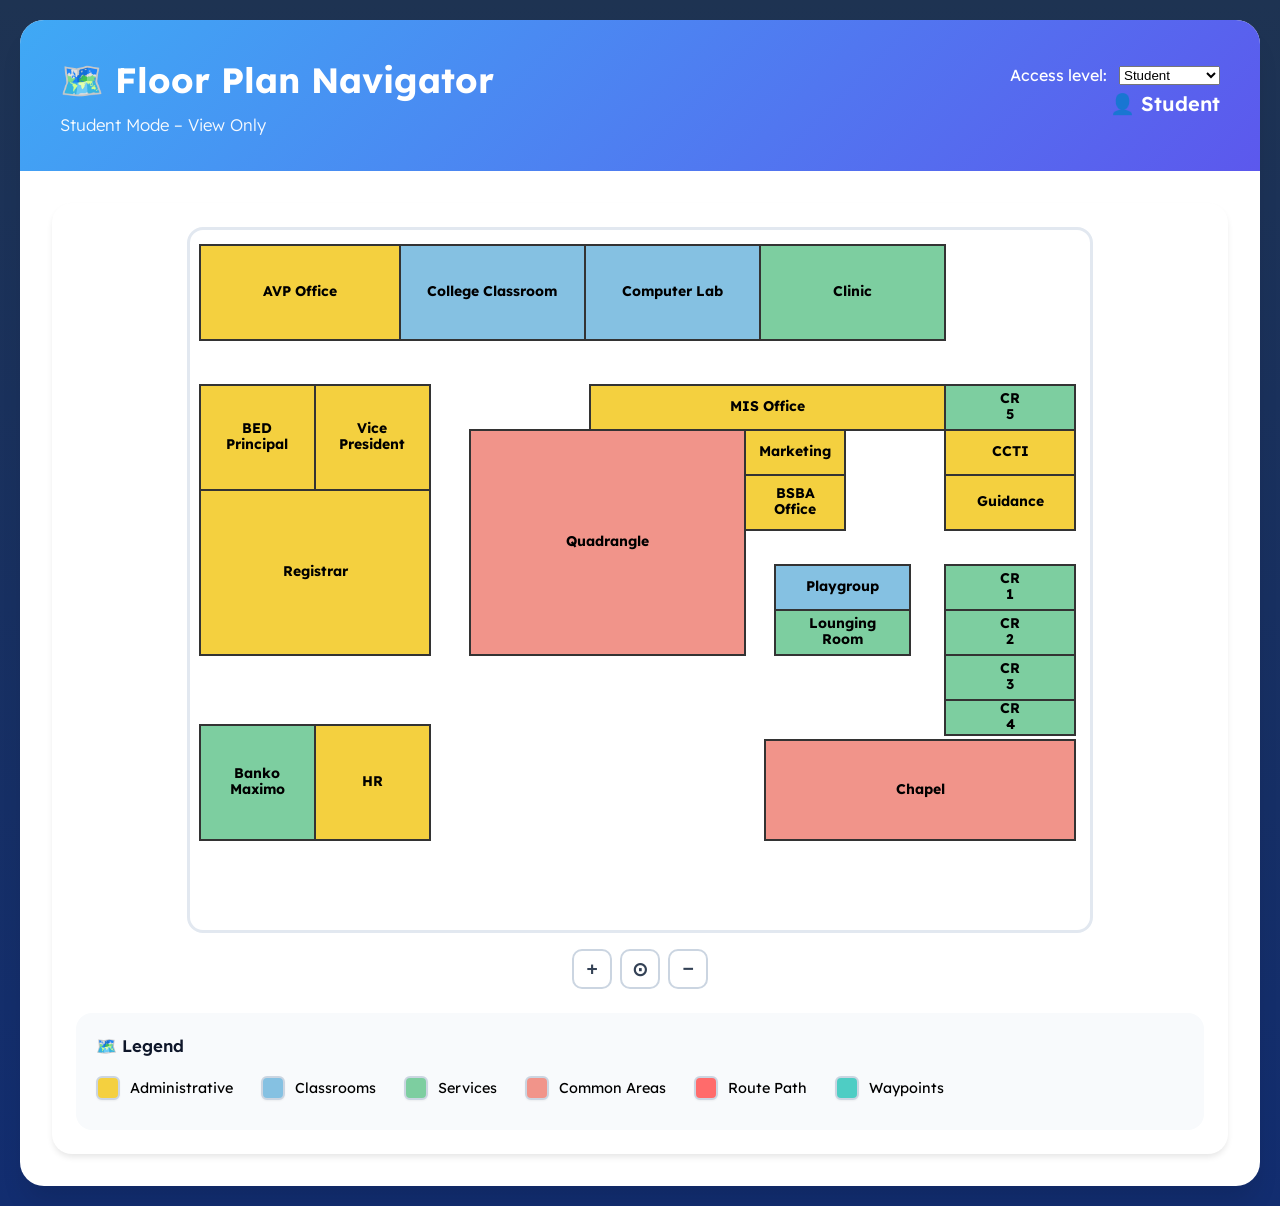
<file: floorplan.html>
<!DOCTYPE html>
<html lang="en">
<head>
    <meta charset="UTF-8">
    <meta name="viewport" content="width=device-width, initial-scale=1.0">
    <title>Floor Plan Navigator - Multi-User Enhanced</title>
    <link href="https://fonts.googleapis.com/css2?family=Lexend:wght@300;400;500;600;700&family=JetBrains+Mono:wght@400;600&display=swap" rel="stylesheet">
    <link rel="stylesheet" href="css/floor-styles.css">
</head>
<body>

    <div class="container active" id="mainApp">
        <div class="header">
            <div class="header-left">
                <h1>🗺️ Floor Plan Navigator</h1>
                <p id="userModeText">Student Mode – View Only</p>
            </div>

            <div class="user-info">
                <div class="user-info-left" style="display:flex; align-items:center; gap:12px; color:white;">
                    <label for="userRole">Access level:</label>
                    <select id="userRole" onchange="changeUserRole(this.value)">
                        <option value="student" selected>Student</option>
                        <option value="teacher">Teacher</option>
                        <option value="registrar">Registrar</option>
                        <option value="admin">Administrator</option>
                    </select>
                </div>

                <div class="user-name" id="userName">👤 Student</div>
            </div>
        </div>

        <div class="content" id="mainContent">
            <!-- Left Controls (admin only) -->
            <div class="controls">
                <div class="instruction admin-only">
                    💡 <strong><span id="instructionText">Tip</span>:</strong> <span id="instructionContent"></span>
                </div>

                <div class="success-message" id="successMessage"></div>

                <div class="mode-indicator" id="modeIndicator">
                    ✏️ <strong>Route Drawing Active!</strong> Click on the map to add waypoints to your custom route.
                </div>

                <div class="control-section admin-only">
                    <h3>📍 Route Setup</h3>
                    <select class="room-select" id="startRoom">
                        <option value="">Select Starting Point</option>
                    </select>
                    <select class="room-select" id="endRoom">
                        <option value="">Select Destination</option>
                    </select>
                </div>

                <div class="control-section admin-only">
                    <h3>🎨 Create Route</h3>
                    <button class="btn" id="drawRouteBtn" onclick="startDrawingRoute()">
                        ✏️ Draw Custom Route
                    </button>
                    <button class="btn btn-secondary" onclick="findDirectRoute()">
                        ➡️ Show Direct Route
                    </button>
                    <button class="btn btn-success" onclick="completeRoute()">
                        ✅ Complete Route
                    </button>
                </div>

                <div class="control-section admin-only">
                    <h3>💾 Save Route</h3>
                    <input type="text" class="input-field" id="routeName" placeholder="Enter route name...">
                    <textarea class="input-field" id="routeDescription" placeholder="Optional description..." rows="2"></textarea>
                    
                    <div class="route-visibility">
                        <input type="checkbox" id="visibleToStudents" checked>
                        <label for="visibleToStudents">👁️ Visible to students</label>
                    </div>
                    
                    <button class="btn btn-warning" onclick="saveRoute()">
                        💾 Save Current Route
                    </button>
                </div>

                <div class="control-section admin-only">
                    <h3>📋 Route Waypoints</h3>
                    <div id="waypointList" class="waypoint-list">
                        <p style="text-align: center; color: var(--gray-500);">No waypoints yet</p>
                    </div>
                </div>

                <div class="control-section admin-only">
                    <h3>🔄 Controls</h3>
                    <button class="btn btn-clear admin-only" onclick="undoLastWaypoint()">↩️ Undo Last</button>
                    <button class="btn btn-clear" onclick="clearRoute()">🗑️ Clear Route</button>
                    <button class="btn btn-clear admin-only" onclick="resetAll()">🔄 Reset All</button>
                </div>

                <div id="routeInfo" class="route-info" style="display: none;">
                    <strong>📊 Route Information</strong>
                    <div id="routeDetails"></div>
                </div>
            </div>

            <!-- Center Canvas -->
            <div class="canvas-container">
                <canvas id="floorPlan" width="900" height="700"></canvas>
                
                <div class="zoom-controls">
                    <button class="zoom-btn" onclick="zoomIn()" title="Zoom In">+</button>
                    <button class="zoom-btn" onclick="resetZoom()" title="Reset Zoom">⊙</button>
                    <button class="zoom-btn" onclick="zoomOut()" title="Zoom Out">−</button>
                </div>
                
                <div class="legend">
                    <h4>🗺️ Legend</h4>
                    <div class="legend-item">
                        <div class="legend-color" style="background: #F4D03F;"></div>
                        <span>Administrative</span>
                    </div>
                    <div class="legend-item">
                        <div class="legend-color" style="background: #85C1E2;"></div>
                        <span>Classrooms</span>
                    </div>
                    <div class="legend-item">
                        <div class="legend-color" style="background: #7DCEA0;"></div>
                        <span>Services</span>
                    </div>
                    <div class="legend-item">
                        <div class="legend-color" style="background: #F1948A;"></div>
                        <span>Common Areas</span>
                    </div>
                    <div class="legend-item">
                        <div class="legend-color" style="background: #FF6B6B;"></div>
                        <span>Route Path</span>
                    </div>
                    <div class="legend-item">
                        <div class="legend-color" style="background: #4ECDC4;"></div>
                        <span>Waypoints</span>
                    </div>
                </div>
            </div>

            <!-- Right Saved Routes (Admin) -->
            <div class="saved-routes admin-only" id="adminRoutesPanel">
                <div class="control-section">
                    <h3>📚 Saved Routes</h3>
                    
                    <div class="stats-grid" id="adminStats" style="display: none;">
                        <div class="stat-card">
                            <div class="stat-value" id="totalRoutesCount">0</div>
                            <div class="stat-label">Total Routes</div>
                        </div>
                        <div class="stat-card">
                            <div class="stat-value" id="publicRoutesCount">0</div>
                            <div class="stat-label">Public Routes</div>
                        </div>
                    </div>
                    
                    <button class="btn btn-secondary" onclick="exportRoutes()" style="margin-top: 12px;">
                        📤 Export All
                    </button>
                    <button class="btn btn-success" onclick="document.getElementById('importFile').click()">
                        📥 Import Routes
                    </button>
                    <input type="file" id="importFile" accept=".json" style="display: none" onchange="importRoutes(event)">
                </div>

                <div id="savedRoutesList">
                    <div class="empty-state">
                        <svg viewBox="0 0 24 24" fill="currentColor">
                            <path d="M19 3H5c-1.1 0-2 .9-2 2v14c0 1.1.9 2 2 2h14c1.1 0 2-.9 2-2V5c0-1.1-.9-2-2-2zm-5 14H7v-2h7v2zm3-4H7v-2h10v2zm0-4H7V7h10v2z"/>
                        </svg>
                        <p><strong>No saved routes yet</strong></p>
                        <p style="font-size: 0.9em; margin-top: 5px;">Create and save your first route!</p>
                    </div>
                </div>
            </div>

            <!-- Right Public Routes (non-admin) -->
            <div class="saved-routes" id="studentRouteSelector" style="display: none;">
                <div class="instruction" style="margin-bottom: 20px;">
                    💡 <strong>Tip:</strong> Select a route from the list to view navigation on the map!
                </div>
                
                <div class="control-section">
                    <h3>📚 Available Routes</h3>
                    <input 
                        type="text" 
                        class="input-field" 
                        id="studentRouteSearch" 
                        placeholder="🔍 Search routes by name or room..."
                        oninput="filterStudentRoutes()"
                        style="margin-bottom: 15px;"
                    >
                    <p style="color: var(--gray-600); font-size: 0.95em; margin-bottom: 15px;">
                        Click on any route below to display it on the map
                    </p>
                </div>

                <div id="studentRoutesList">
                    <div class="empty-state">
                        <svg viewBox="0 0 24 24" fill="currentColor">
                            <path d="M19 3H5c-1.1 0-2 .9-2 2v14c0 1.1.9 2 2 2h14c1.1 0 2-.9 2-2V5c0-1.1-.9-2-2-2zm-5 14H7v-2h7v2zm3-4H7v-2h10v2zm0-4H7V7h10v2z"/>
                        </svg>
                        <p><strong>No routes available</strong></p>
                        <p style="font-size: 0.9em; margin-top: 5px;">Check back later for available routes</p>
                    </div>
                </div>
            </div>
        </div>
    </div>

    <script src="js/floor-script.js"></script>
    <script src="./js/theme-switcher.js"></script>
</body>
</html>
</file>
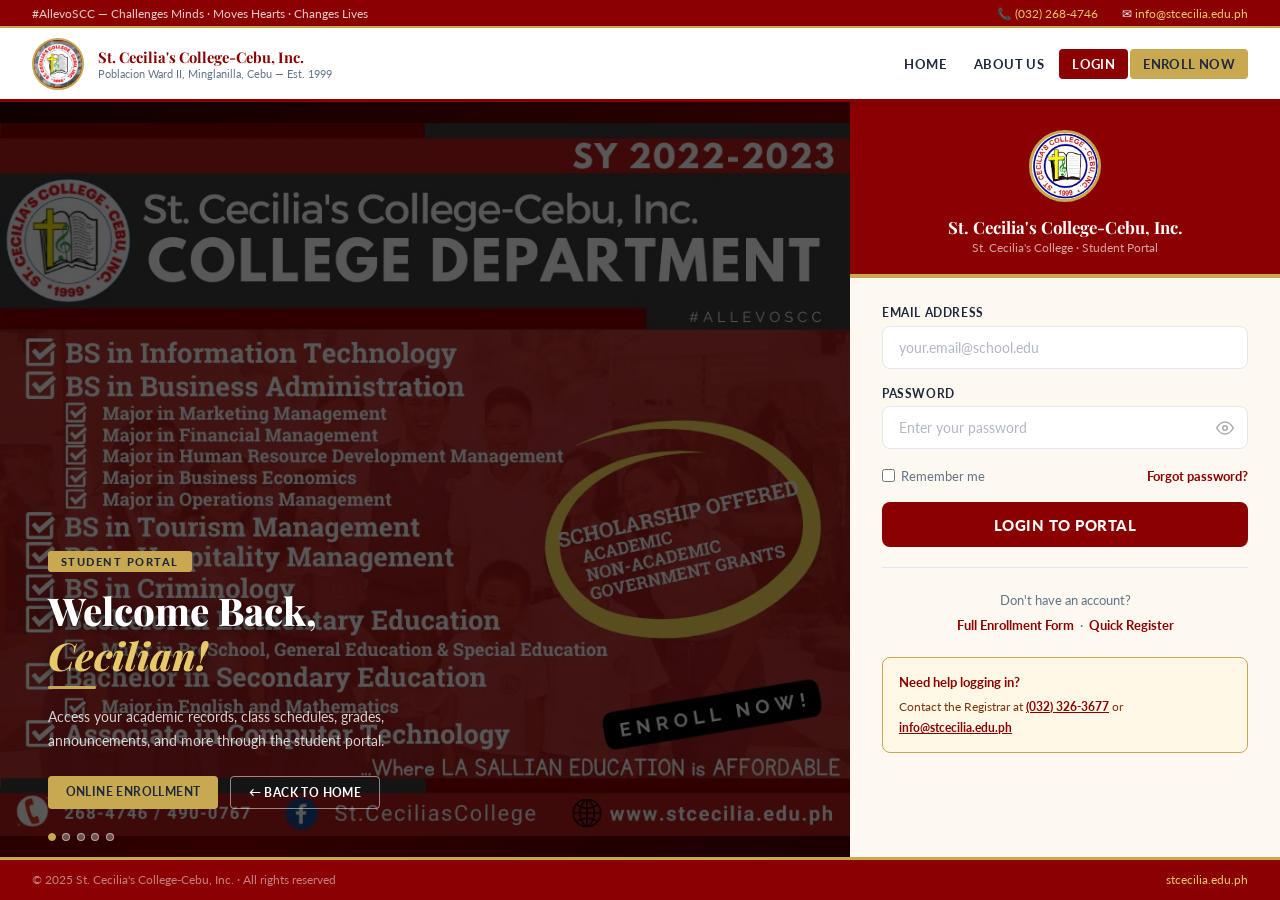
<file: login.html>
<!DOCTYPE html>
<html lang="en">
<head>
    <meta charset="UTF-8">
    <link rel="icon" type="image/jpeg" href="images/logo2.jpg">
    <link rel="shortcut icon" type="image/jpeg" href="images/logo2.jpg">
    <link rel="apple-touch-icon" href="images/logo2.jpg">
    <meta name="viewport" content="width=device-width, initial-scale=1.0">
    <link rel="manifest" href="manifest.json">
    <meta name="theme-color" content="#1E3352">
    <meta name="mobile-web-app-capable" content="yes">
    <meta name="apple-mobile-web-app-capable" content="yes">
    <meta name="apple-mobile-web-app-status-bar-style" content="black-translucent">
    <meta name="apple-mobile-web-app-title" content="SCC Portal">
    <title>Login — Student Portal</title>
    <link rel="preconnect" href="https://fonts.googleapis.com">
    <link href="https://fonts.googleapis.com/css2?family=Playfair+Display:ital,wght@0,700;0,800;1,700&family=Lato:wght@300;400;700;900&display=swap" rel="stylesheet">
    <style>
        *, *::before, *::after { box-sizing: border-box; margin: 0; padding: 0; }
        :root {
            --red:    #8b0000;
            --red-lt: #a31515;
            --gold:   #c8a951;
            --gold-lt:#e8c96a;
            --dark:   #1e293b;
            --gray:   #64748b;
            --border: #e2e8f0;
            --cream:  #fdf8f0;
        }
        body { font-family: 'Lato', sans-serif; background: #1a0000; min-height: 100vh; display: flex; flex-direction: column; }
        /* ── TOPBAR ── */
        .topbar { background: var(--red); color: white; font-size: .73rem; padding: .35rem 2rem; display: flex; justify-content: space-between; align-items: center; flex-wrap: wrap; gap: .4rem; border-bottom: 2px solid var(--gold); }
        .topbar a { color: var(--gold-lt); text-decoration: none; }
        .topbar-right { display: flex; gap: 1.5rem; }
        .topbar-left { opacity: .8; }

        /* ── NAVBAR ── */
        .navbar, nav.navbar { background: white; border-bottom: 3px solid var(--red); display: flex; align-items: center; justify-content: space-between; padding: .6rem 2rem; box-shadow: 0 2px 10px rgba(0,0,0,0.08); position: sticky; top: 0; z-index: 100; }
        .nav-brand { display: flex; align-items: center; gap: .85rem; text-decoration: none; }
        .nav-logo { width: 52px; height: 52px; border-radius: 50%; background: var(--red); border: 2.5px solid var(--gold); display: flex; align-items: center; justify-content: center; font-family: 'Playfair Display', serif; font-weight: 800; font-size: .78rem; color: var(--gold); text-align: center; line-height: 1.2; overflow: hidden; }
        .nav-logo img { width: 100%; height: 100%; object-fit: cover; border-radius: 50%; }
        .nav-name strong { display: block; font-family: 'Playfair Display', serif; font-size: .92rem; color: var(--red); font-weight: 700; }
        .nav-name small, .nav-name span { font-size: .68rem; color: var(--gray); display: block; }
        .nav-links { display: flex; gap: .15rem; align-items: center; }
        .nav-links a { color: var(--dark); text-decoration: none; font-size: .8rem; font-weight: 700; padding: .45rem .8rem; border-radius: 4px; text-transform: uppercase; letter-spacing: .4px; transition: background .2s, color .2s; }
        .nav-links a:hover { background: var(--red); color: white; }
        .nav-links a.active { background: var(--red); color: white; }
        .nav-enroll { background: var(--gold) !important; color: var(--dark) !important; }
        .main-wrap { flex:1; display:flex; min-height:0; }
        .hero-side { flex:1.1; position:relative; overflow:hidden; display:flex; flex-direction:column; justify-content:flex-end; }
        .slides { position:absolute; inset:0; display:flex; width:500%; height:100%; animation:slide 20s infinite; }
        .slide { width:20%; height:100%; position:relative; flex-shrink:0; }
        .slide-bg { position:absolute; inset:0; }
        .s1 .slide-bg { background:linear-gradient(135deg,#2d0000 0%,#8b0000 60%,#4a0000 100%); }
        .s2 .slide-bg { background:linear-gradient(135deg,#4a0000 0%,#2d0000 60%,#700000 100%); }
        .s3 .slide-bg { background:linear-gradient(135deg,#700000 0%,#4a0000 60%,#2d0000 100%); }
        .s4 .slide-bg { background:linear-gradient(135deg,#2d0000 0%,#700000 60%,#8b0000 100%); }
        .s5 .slide-bg { background:linear-gradient(135deg,#8b0000 0%,#2d0000 60%,#4a0000 100%); }
        .slide::before { content:''; position:absolute; inset:0; background-size:contain; background-position:center; background-repeat:no-repeat; opacity:1; z-index:1; }
        .s1::before { background-image:url('images/1st.jpg'); }
        .s2::before { background-image:url('images/2nd.jpg'); }
        .s3::before { background-image:url('images/3rd.jpg'); }
        .s4::before { background-image:url('images/4th.jpg'); }
        .s5::before { background-image:url('images/scc4.png'); }
        .slide::after { content:''; position:absolute; inset:0; background:rgba(0,0,0,0.65); z-index:2; }
        @keyframes slide { 0%,18%{transform:translateX(0%)} 20%,38%{transform:translateX(-20%)} 40%,58%{transform:translateX(-40%)} 60%,78%{transform:translateX(-60%)} 80%,98%{transform:translateX(-80%)} 100%{transform:translateX(0%)} }
        .slide-dots { position:absolute; bottom:1rem; left:3rem; display:flex; gap:.4rem; z-index:10; }
        .dot { width:8px; height:8px; border-radius:50%; background:rgba(255,255,255,0.3); border:1.5px solid rgba(255,255,255,0.5); cursor:pointer; transition:background .4s; }
        .dot.active { background:var(--gold); border-color:var(--gold); }
        .hero-content { position:relative; z-index:10; padding:3rem; color:white; }
        .hero-tag { display:inline-block; background:var(--gold); color:var(--dark); font-size:.68rem; font-weight:900; letter-spacing:1.5px; text-transform:uppercase; padding:.28rem .8rem; border-radius:3px; margin-bottom:1rem; }
        .hero-content h1 { font-family:'Playfair Display',serif; font-size:clamp(1.6rem,3vw,2.6rem); font-weight:800; line-height:1.15; text-shadow:0 2px 12px rgba(0,0,0,0.6); margin-bottom:.6rem; }
        .hero-content h1 em { color:var(--gold-lt); font-style:italic; }
        .gold-bar { width:48px; height:3px; background:var(--gold); border-radius:2px; margin-bottom:1rem; }
        .hero-content p { font-size:.88rem; opacity:.8; line-height:1.65; max-width:380px; margin-bottom:1.5rem; }
        .hero-links { display:flex; gap:.75rem; flex-wrap:wrap; }
        .hero-links a { display:inline-block; font-size:.78rem; font-weight:700; padding:.5rem 1.1rem; border-radius:4px; text-decoration:none; text-transform:uppercase; letter-spacing:.4px; transition:all .2s; }
        .hl-gold { background:var(--gold); color:var(--dark); }
        .hl-ghost { border:1.5px solid rgba(255,255,255,0.5); color:white; }
        .login-side { width:430px; flex-shrink:0; background:var(--cream); display:flex; flex-direction:column; overflow-y:auto; }
        .login-head { background:var(--red); padding:1.75rem 2rem 1.25rem; text-align:center; border-bottom:4px solid var(--gold); }
        .login-logo { width:72px; height:72px; border-radius:50%; background:white; border:3px solid var(--gold); display:flex; align-items:center; justify-content:center; font-family:'Playfair Display',serif; font-weight:800; font-size:1rem; color:var(--red); margin:0 auto .85rem; text-align:center; line-height:1.2; overflow:hidden; }
        .login-logo img { width:100%; height:100%; object-fit:cover; border-radius:50%; }
        .login-head h2 { font-family:'Playfair Display',serif; font-size:1.05rem; color:white; font-weight:700; margin-bottom:.2rem; }
        .login-head p { font-size:.72rem; color:rgba(255,255,255,0.65); }
        .login-body { flex:1; padding:1.75rem 2rem; }
        #alert-container .alert {
            display: flex; align-items: flex-start; gap: .75rem;
            padding: .9rem 1rem; border-radius: 10px;
            font-size: .84rem; margin-bottom: 1.25rem;
            animation: alertSlideIn .25s ease;
        }
        @keyframes alertSlideIn { from { opacity:0; transform:translateY(-6px); } to { opacity:1; transform:translateY(0); } }
        #alert-container .alert-icon { font-size: 1.1rem; flex-shrink: 0; margin-top: .05rem; }
        #alert-container .alert-body { flex: 1; }
        #alert-container .alert-title { font-weight: 700; font-size: .83rem; margin-bottom: .15rem; }
        #alert-container .alert-msg   { font-size: .8rem; opacity: .85; line-height: 1.5; }
        #alert-container .alert-error   { background:#fee2e2; color:#991b1b; border:1px solid #fecaca; }
        #alert-container .alert-warning { background:#fef3c7; color:#92400e; border:1px solid #fbbf24; }
        #alert-container .alert-success { background:#f0fdf4; color:#166534; border:1px solid #bbf7d0; }
        #alert-container .alert-info    { background:#eff6ff; color:#1e40af; border:1px solid #bfdbfe; }
        .form-group { margin-bottom:1.15rem; }
        .form-label { display:block; font-size:.72rem; font-weight:700; text-transform:uppercase; letter-spacing:.6px; color:var(--dark); margin-bottom:.4rem; }
        .form-input { width:100%; padding:.75rem 1rem; border:1.5px solid var(--border); border-radius:8px; font-family:'Lato',sans-serif; font-size:.9rem; color:var(--dark); background:white; transition:border-color .2s,box-shadow .2s; }
        .form-input:focus { outline:none; border-color:var(--red); box-shadow:0 0 0 3px rgba(139,0,0,0.1); }
        .form-input::placeholder { color:#b0b8c4; }
        .form-row { display:flex; align-items:center; justify-content:space-between; margin-bottom:1.15rem; font-size:.82rem; }
        .form-row label { display:flex; align-items:center; gap:.4rem; cursor:pointer; color:var(--gray); }
        .form-row a { color:var(--red); text-decoration:none; font-weight:700; }
        .btn-login { width:100%; background:var(--red); color:white; border:none; padding:.85rem; border-radius:8px; font-family:'Lato',sans-serif; font-size:.92rem; font-weight:900; letter-spacing:.5px; text-transform:uppercase; cursor:pointer; transition:background .2s,transform .1s,box-shadow .2s; margin-bottom:1.25rem; }
        .btn-login:hover { background:var(--red-lt); transform:translateY(-1px); box-shadow:0 6px 22px rgba(139,0,0,0.38); }
        .btn-login:disabled { opacity:.7; cursor:not-allowed; transform:none; }
        .login-footer { text-align:center; padding-top:1.25rem; border-top:1px solid var(--border); font-size:.8rem; color:var(--gray); line-height:1.9; }
        .login-footer a { color:var(--red); font-weight:700; text-decoration:none; }
        .info-box { background:#fff8e6; border:1px solid var(--gold); border-radius:8px; padding:.85rem 1rem; margin-top:1.25rem; font-size:.78rem; color:#78350f; line-height:1.65; }
        .info-box strong { display:block; color:var(--red); margin-bottom:.3rem; font-size:.8rem; }
        .info-box a { color:var(--red); font-weight:700; }
        .page-footer { background:var(--red); border-top:3px solid var(--gold); padding:.85rem 2rem; display:flex; align-items:center; justify-content:space-between; flex-wrap:wrap; gap:.5rem; }
        .page-footer p { font-size:.72rem; color:rgba(255,255,255,0.5); }
        .page-footer a { font-size:.72rem; color:var(--gold-lt); text-decoration:none; }

        /* ── Forgot Password Modal ─────────────────────────── */
        .modal-overlay { display:none; position:fixed; inset:0; background:rgba(0,0,0,0.6); z-index:1000; align-items:center; justify-content:center; }
        .modal-overlay.open { display:flex; }
        .modal-box { background:white; border-radius:12px; width:100%; max-width:420px; overflow:hidden; box-shadow:0 20px 60px rgba(0,0,0,0.3); animation:modalIn .25s ease; }
        @keyframes modalIn { from{transform:translateY(-24px);opacity:0} to{transform:translateY(0);opacity:1} }
        .modal-head { background:var(--red); padding:18px 24px; display:flex; align-items:center; justify-content:space-between; border-bottom:3px solid var(--gold); }
        .modal-head h3 { margin:0; font-size:1rem; color:white; font-family:'Playfair Display',serif; }
        .modal-close { background:none; border:none; color:rgba(255,255,255,0.7); font-size:22px; cursor:pointer; line-height:1; padding:0; }
        .modal-close:hover { color:white; }
        .modal-body { padding:24px; }
        .modal-step { display:none; }
        .modal-step.active { display:block; }
        .modal-step p.sub { font-size:.82rem; color:var(--gray); margin:0 0 18px; line-height:1.6; }
        .otp-inputs { display:flex; gap:10px; justify-content:center; margin:20px 0; }
        .otp-inputs input { width:48px; height:56px; border:2px solid var(--border); border-radius:8px; text-align:center; font-size:1.5rem; font-weight:900; font-family:'Lato',sans-serif; color:var(--red); background:#fdf8f0; transition:border-color .2s; }
        .otp-inputs input:focus { outline:none; border-color:var(--red); box-shadow:0 0 0 3px rgba(139,0,0,0.12); }
        .modal-alert { padding:.7rem .9rem; border-radius:7px; font-size:.8rem; margin-bottom:14px; display:none; }
        .modal-alert.error { background:#fee2e2; color:#991b1b; border:1px solid #fecaca; display:block; }
        .modal-alert.success { background:#f0fdf4; color:#166534; border:1px solid #bbf7d0; display:block; }
        .btn-modal { width:100%; background:var(--red); color:white; border:none; padding:.75rem; border-radius:8px; font-family:'Lato',sans-serif; font-size:.88rem; font-weight:900; letter-spacing:.5px; text-transform:uppercase; cursor:pointer; transition:background .2s,transform .1s; margin-top:6px; }
        .btn-modal:hover { background:var(--red-lt); transform:translateY(-1px); }
        .btn-modal:disabled { opacity:.65; cursor:not-allowed; transform:none; }
        .btn-modal-ghost { width:100%; background:transparent; color:var(--red); border:1.5px solid var(--red); padding:.65rem; border-radius:8px; font-family:'Lato',sans-serif; font-size:.82rem; font-weight:700; cursor:pointer; margin-top:8px; transition:all .2s; }
        .btn-modal-ghost:hover { background:var(--red); color:white; }
        .resend-row { text-align:center; margin-top:12px; font-size:.8rem; color:var(--gray); }
        .resend-row a { color:var(--red); font-weight:700; cursor:pointer; text-decoration:none; }
        .resend-row a.disabled { color:#aaa; pointer-events:none; }
        .pass-strength { height:4px; border-radius:2px; background:#eee; margin:6px 0 4px; overflow:hidden; }
        .pass-strength-bar { height:100%; width:0; border-radius:2px; transition:width .3s,background .3s; }
        .pass-hint { font-size:.72rem; color:var(--gray); }
        .step-indicator { display:flex; align-items:center; justify-content:center; gap:8px; margin-bottom:20px; }
        .step-dot { width:8px; height:8px; border-radius:50%; background:#e2e8f0; transition:background .3s; }
        .step-dot.done { background:var(--gold); }
        .step-dot.active { background:var(--red); }

        /* ── Loading Screen ── */
        #loading-screen {
            display: none;
            position: fixed;
            inset: 0;
            background: var(--red);
            z-index: 9999;
            flex-direction: column;
            align-items: center;
            justify-content: center;
            gap: 1.5rem;
            animation: fadeInLoad 0.3s ease;
        }
        #loading-screen.show { display: flex; }
        @keyframes fadeInLoad {
            from { opacity: 0; }
            to   { opacity: 1; }
        }
        .loading-logo {
            width: 90px; height: 90px;
            border-radius: 50%;
            background: white;
            border: 4px solid var(--gold);
            display: flex; align-items: center; justify-content: center;
            overflow: hidden;
            box-shadow: 0 8px 32px rgba(0,0,0,0.3);
            animation: pulse 1.5s ease-in-out infinite;
        }
        .loading-logo img { width: 100%; height: 100%; object-fit: cover; border-radius: 50%; }
        @keyframes pulse {
            0%, 100% { transform: scale(1);   box-shadow: 0 8px 32px rgba(0,0,0,0.3); }
            50%       { transform: scale(1.06); box-shadow: 0 12px 40px rgba(0,0,0,0.4); }
        }
        .loading-school-name {
            font-family: 'Playfair Display', serif;
            font-size: 1.1rem;
            font-weight: 700;
            color: white;
            text-align: center;
            line-height: 1.4;
        }
        .loading-school-name small {
            display: block;
            font-family: 'Lato', sans-serif;
            font-size: .72rem;
            color: rgba(255,255,255,0.6);
            font-weight: 400;
            letter-spacing: .5px;
            margin-top: .2rem;
        }
        .loading-bar-wrap {
            width: 200px;
            height: 4px;
            background: rgba(255,255,255,0.2);
            border-radius: 2px;
            overflow: hidden;
        }
        .loading-bar {
            height: 100%;
            width: 0%;
            background: var(--gold);
            border-radius: 2px;
            animation: loadBar 1.4s ease-in-out forwards;
        }
        @keyframes loadBar {
            0%   { width: 0%; }
            40%  { width: 60%; }
            80%  { width: 85%; }
            100% { width: 100%; }
        }
        .loading-text {
            font-size: .8rem;
            color: rgba(255,255,255,0.7);
            letter-spacing: .5px;
            font-weight: 600;
            text-transform: uppercase;
        }
        .loading-dots span {
            display: inline-block;
            width: 6px; height: 6px;
            border-radius: 50%;
            background: var(--gold);
            margin: 0 3px;
            animation: dotBounce 1.2s ease-in-out infinite;
        }
        .loading-dots span:nth-child(2) { animation-delay: .2s; }
        .loading-dots span:nth-child(3) { animation-delay: .4s; }
        @keyframes dotBounce {
            0%, 100% { transform: translateY(0); opacity: .4; }
            50%       { transform: translateY(-6px); opacity: 1; }
        }

        /* ── Hamburger / mobile nav ── */
        .nav-hamburger {
            display: none;
            flex-direction: column;
            justify-content: center;
            gap: 5px;
            width: 38px;
            height: 38px;
            background: none;
            border: none;
            cursor: pointer;
            padding: 4px;
            border-radius: 6px;
            transition: background .2s;
        }
        .nav-hamburger:hover { background: rgba(139,0,0,.08); }
        .nav-hamburger span {
            display: block;
            width: 24px;
            height: 2.5px;
            background: var(--red);
            border-radius: 2px;
            transition: transform .3s, opacity .3s;
        }
        .nav-hamburger.open span:nth-child(1) { transform: translateY(7.5px) rotate(45deg); }
        .nav-hamburger.open span:nth-child(2) { opacity: 0; }
        .nav-hamburger.open span:nth-child(3) { transform: translateY(-7.5px) rotate(-45deg); }
        .nav-mobile-drawer {
            display: none;
            flex-direction: column;
            background: white;
            border-bottom: 3px solid var(--red);
            box-shadow: 0 4px 12px rgba(0,0,0,.1);
            padding: .5rem 1rem .75rem;
            position: sticky;
            top: 65px;
            z-index: 99;
        }
        .nav-mobile-drawer.open { display: flex; }
        .nav-mobile-drawer a {
            color: var(--dark);
            text-decoration: none;
            font-size: .85rem;
            font-weight: 700;
            padding: .6rem .75rem;
            border-radius: 5px;
            text-transform: uppercase;
            letter-spacing: .4px;
            transition: background .2s, color .2s;
        }
        .nav-mobile-drawer a:hover,
        .nav-mobile-drawer a.active { background: var(--red); color: white; }
        .nav-mobile-drawer .nav-enroll {
            background: var(--gold) !important;
            color: var(--dark) !important;
            margin-top: .25rem;
        }
        @media (max-width:900px) {
            .hero-side { display:none; }
            .login-side { width:100%; }
            .navbar { padding:.6rem 1rem; }
            .nav-links { display:none; }
            .topbar-left { display:none; }
            .nav-hamburger { display: flex; }
        }
        @media (max-width:480px) {
            .login-side { width:100%; min-width:unset; }
            .login-head { padding:1.25rem 1rem 1rem; }
            .login-body { padding:1.25rem 1rem; }
            .login-logo { width:56px; height:56px; }
            .login-title { font-size:1.3rem; }
            .modal-box { width:95%; max-width:100%; border-radius:8px; }
        }
    
        /* ── Show/Hide Password ── */
        .pw-eye-wrap { position: relative; }
        .pw-eye-wrap input { padding-right: 2.6rem !important; }
        .pw-eye-btn {
            position: absolute; right: .65rem; top: 50%; transform: translateY(-50%);
            background: none; border: none; cursor: pointer; padding: 4px;
            color: #aaa; display: flex; align-items: center; line-height: 1;
            transition: color .2s;
        }
        .pw-eye-btn:hover { color: var(--primary-purple, #8b0000); }

        </style>
</head>
<body>

<!-- Loading Screen -->
<div id="loading-screen">
    <div class="loading-logo">
        <img id="brandLogoLoading" src="images/logo.png" alt="School Logo" onerror="this.parentNode.innerHTML='SCHOOL'">
    </div>
    <div class="loading-school-name">
        <span id="brandNameLoading">St. Cecilia's College-Cebu, Inc.</span>
        <small id="brandAddressLoading">Student Portal</small>
    </div>
    <div class="loading-bar-wrap">
        <div class="loading-bar" id="loadingBar"></div>
    </div>
    <div class="loading-text">Logging you in</div>
    <div class="loading-dots">
        <span></span><span></span><span></span>
    </div>
</div>

<div class="topbar">
    <div class="topbar-left"><span>#AllevoSCC — Challenges Minds · Moves Hearts · Changes Lives</span></div>
    <div class="topbar-right">
        <span>📞 <a id="brandPhoneLink" href="tel:032-268-4746"><span id="brandPhone">(032) 268-4746</span></a></span>
        <span>✉ <a id="brandEmailLink" href="mailto:info@stcecilia.edu.ph"><span id="brandEmail">info@stcecilia.edu.ph</span></a></span>
    </div>
</div>

<nav class="navbar">
    <a href="index.html" class="nav-brand">
        <div class="nav-logo"><img id="brandLogoNav" src="images/logo2.jpg" alt="School Logo"></div>
        <div class="nav-name">
            <strong id="brandNameNav">St. Cecilia's College-Cebu, Inc.</strong>
            <small id="brandAddressNav">Poblacion Ward II, Minglanilla, Cebu — Est. 1999</small>
        </div>
    </a>
        <div class="nav-links">
        <a href="index.html">Home</a>
        <a href="index.html#about">About Us</a>
        <a href="login.html" class="active">Login</a>
        <a href="enrollment.html" class="nav-enroll">Enroll Now</a>
    </div>
    <button class="nav-hamburger" id="navHamburger" aria-label="Toggle menu" aria-expanded="false">
        <span></span><span></span><span></span>
    </button>
</nav>

<div class="nav-mobile-drawer" id="navMobileDrawer">
    <a href="index.html">Home</a>
    <a href="index.html#about">About Us</a>
    <a href="login.html" class="active">Login</a>
    <a href="enrollment.html" class="nav-enroll">Enroll Now</a>
</div>

<div class="main-wrap">
    <div class="hero-side">
        <div class="slides">
            <div class="slide s1"><div class="slide-bg"></div></div>
            <div class="slide s2"><div class="slide-bg"></div></div>
            <div class="slide s3"><div class="slide-bg"></div></div>
            <div class="slide s4"><div class="slide-bg"></div></div>
            <div class="slide s5"><div class="slide-bg"></div></div>
        </div>
        <div class="slide-dots">
            <div class="dot active"></div>
            <div class="dot"></div>
            <div class="dot"></div>
            <div class="dot"></div>
            <div class="dot"></div>
        </div>
        <div class="hero-content">
            <div class="hero-tag">Student Portal</div>
            <h1>Welcome Back,<br><em>Cecilian!</em></h1>
            <div class="gold-bar"></div>
            <p>Access your academic records, class schedules, grades, announcements, and more through the student portal.</p>
            <div class="hero-links">
                <a href="enrollment.html" class="hl-gold">Online Enrollment</a>
                <a href="index.html" class="hl-ghost">← Back to Home</a>
            </div>
        </div>
    </div>

    <div class="login-side">
        <div class="login-head">
            <div class="login-logo">
                <img id="brandLogoLogin" src="images/logo.png" alt="School Logo" onerror="this.parentNode.innerHTML='SCHOOL'">
            </div>
            <h2 id="brandNameLogin">St. Cecilia's College-Cebu, Inc.</h2>
            <p id="brandNameLoginSub">St. Cecilia's College &middot; Student Portal</p>
        </div>

        <div class="login-body">
            <div id="alert-container"></div>

            <form id="loginForm">
                <div class="form-group">
                    <label class="form-label" for="email">Email Address</label>
                    <input type="email" id="email" name="email" class="form-input" placeholder="your.email@school.edu" required>
                </div>
                <div class="form-group">
                    <label class="form-label" for="password">Password</label>
                    <div class="pw-eye-wrap"><input type="password" id="password" name="password" class="form-input" placeholder="Enter your password" required>
<button type="button" class="pw-eye-btn" onclick="togglePass('password', this)" aria-label="Show password" tabindex="-1"><svg id="eye-password" fill="none" stroke="currentColor" stroke-width="2" viewBox="0 0 24 24" width="18" height="18"><path d="M1 12s4-8 11-8 11 8 11 8-4 8-11 8-11-8-11-8z"/><circle cx="12" cy="12" r="3"/></svg></button></div>
                </div>
                <div class="form-row">
                    <label>
                        <input type="checkbox" name="remember" style="width:auto;">
                        <span>Remember me</span>
                    </label>
                    <a href="#" id="forgotLink">Forgot password?</a>
                </div>
                <button type="submit" class="btn-login">Login to Portal</button>
            </form>

            <div class="login-footer">
                Don't have an account?<br>
                <a href="enrollment.html">Full Enrollment Form</a>
                &nbsp;&middot;&nbsp;
                <a href="register.html">Quick Register</a>
            </div>

            <div class="info-box">
                <strong>Need help logging in?</strong>
                Contact the Registrar at <a id="brandRegistrarPhoneLink" href="tel:032-326-3677"><span id="brandRegistrarPhone">(032) 326-3677</span></a>
                or <a id="brandEmailLink2" href="mailto:info@stcecilia.edu.ph"><span id="brandEmail2">info@stcecilia.edu.ph</span></a>
            </div>
        </div>
    </div>
</div>

<div class="page-footer">
    <p>&copy; 2025 <span id="brandNameFooter">St. Cecilia's College-Cebu, Inc.</span> &middot; All rights reserved</p>
    <a href="https://stcecilia.edu.ph" target="_blank">stcecilia.edu.ph</a>
</div>

<script>
    // Slide dots
    const dots = document.querySelectorAll('.dot');
    let cur = 0;
    setInterval(() => {
        dots[cur].classList.remove('active');
        cur = (cur + 1) % 5;
        dots[cur].classList.add('active');
    }, 4000);

    // URL error params
    window.addEventListener('DOMContentLoaded', () => {
        const urlParams = new URLSearchParams(window.location.search);
        const error = urlParams.get('error');
        const alertContainer = document.getElementById('alert-container');
        if (error === 'deactivated') {
            alertContainer.innerHTML = '<div class="alert alert-error"><span class="alert-icon">🚫</span><div class="alert-body"><div class="alert-title">Account Deactivated</div><div class="alert-msg">Your account has been deactivated. Please contact the administrator for more information.</div></div></div>';
        }
    });

    // Login form submit — posts to php/login.php
    document.getElementById('loginForm').addEventListener('submit', async (e) => {
        e.preventDefault();
        const formData = new FormData(e.target);
        const alertContainer = document.getElementById('alert-container');
        const btn = e.target.querySelector('.btn-login');
        btn.textContent = 'Logging in...';
        btn.disabled = true;

        try {
            const response = await fetch('php/login.php', {
                method: 'POST',
                body: formData
            });
            const result = await response.json();
            if (result.success) {
                alertContainer.innerHTML = '<div class="alert alert-success"><span class="alert-icon">✅</span><div class="alert-body"><div class="alert-title">Login Successful</div><div class="alert-msg">Welcome back! Redirecting you now…</div></div></div>';
                // Show loading screen
                const ls = document.getElementById('loading-screen');
                ls.classList.add('show');
                // Reset and restart the loading bar animation
                const bar = document.getElementById('loadingBar');
                bar.style.animation = 'none';
                bar.offsetHeight; // reflow
                bar.style.animation = '';
                setTimeout(() => { window.location.href = result.redirect; }, 1800);
            } else {
                alertContainer.innerHTML = `<div class="alert alert-error"><span class="alert-icon">⚠️</span><div class="alert-body"><div class="alert-title">Login Failed</div><div class="alert-msg">${result.message}</div></div></div>`;
                btn.textContent = 'Login to Portal';
                btn.disabled = false;
            }
        } catch (err) {
            alertContainer.innerHTML = '<div class="alert alert-error"><span class="alert-icon">⚠️</span><div class="alert-body"><div class="alert-title">Connection Error</div><div class="alert-msg">An error occurred. Please check your connection and try again.</div></div></div>';
            btn.textContent = 'Login to Portal';
            btn.disabled = false;
        }
    });
</script>

<!-- ═══════════════════════════════════════════════════════
     Forgot Password Modal
════════════════════════════════════════════════════════ -->
<div class="modal-overlay" id="forgotModal">
  <div class="modal-box">
    <div class="modal-head">
      <h3 id="modalTitle">🔐 Forgot Password</h3>
      <button class="modal-close" id="modalCloseBtn" title="Close">&times;</button>
    </div>
    <div class="modal-body">

      <!-- Step indicator -->
      <div class="step-indicator">
        <div class="step-dot active" id="dot1"></div>
        <div class="step-dot" id="dot2"></div>
        <div class="step-dot" id="dot3"></div>
      </div>

      <div class="modal-alert" id="modalAlert"></div>

      <!-- ── Step 1: Enter Email ── -->
      <div class="modal-step active" id="step1">
        <p class="sub">Enter your registered email address and we'll send a 6-digit OTP to reset your password.</p>
        <div class="form-group">
          <label class="form-label" for="fp_email">Email Address</label>
          <input type="email" id="fp_email" class="form-input" placeholder="your.email@school.edu" required>
        </div>
        <button class="btn-modal" id="sendOtpBtn">Send OTP</button>
      </div>

      <!-- ── Step 2: Enter OTP ── -->
      <div class="modal-step" id="step2">
        <p class="sub">We sent a 6-digit OTP to <strong id="fp_email_display"></strong>. Enter it below. Valid for 10 minutes.</p>
        <div class="otp-inputs">
          <input type="text" maxlength="1" class="otp-digit" inputmode="numeric" pattern="[0-9]">
          <input type="text" maxlength="1" class="otp-digit" inputmode="numeric" pattern="[0-9]">
          <input type="text" maxlength="1" class="otp-digit" inputmode="numeric" pattern="[0-9]">
          <input type="text" maxlength="1" class="otp-digit" inputmode="numeric" pattern="[0-9]">
          <input type="text" maxlength="1" class="otp-digit" inputmode="numeric" pattern="[0-9]">
          <input type="text" maxlength="1" class="otp-digit" inputmode="numeric" pattern="[0-9]">
        </div>
        <button class="btn-modal" id="verifyOtpBtn">Verify OTP</button>
        <div class="resend-row">
          Didn't receive it? <a id="resendLink" class="disabled">Resend OTP (<span id="resendTimer">60</span>s)</a>
        </div>
      </div>

      <!-- ── Step 3: New Password ── -->
      <div class="modal-step" id="step3">
        <p class="sub">Choose a new password for your account. Minimum 8 characters with at least one letter and one number.</p>
        <div class="form-group">
          <label class="form-label" for="fp_pass">New Password</label>
          <div class="pw-eye-wrap"><input type="password" id="fp_pass" class="form-input" placeholder="Minimum 8 characters">
<button type="button" class="pw-eye-btn" onclick="togglePass('fp_pass', this)" aria-label="Show password" tabindex="-1"><svg id="eye-fp_pass" fill="none" stroke="currentColor" stroke-width="2" viewBox="0 0 24 24" width="18" height="18"><path d="M1 12s4-8 11-8 11 8 11 8-4 8-11 8-11-8-11-8z"/><circle cx="12" cy="12" r="3"/></svg></button></div>
          <div class="pass-strength"><div class="pass-strength-bar" id="strengthBar"></div></div>
          <div class="pass-hint" id="strengthHint"></div>
        </div>
        <div class="form-group">
          <label class="form-label" for="fp_confirm">Confirm Password</label>
          <div class="pw-eye-wrap"><input type="password" id="fp_confirm" class="form-input" placeholder="Re-enter your new password">
<button type="button" class="pw-eye-btn" onclick="togglePass('fp_confirm', this)" aria-label="Show password" tabindex="-1"><svg id="eye-fp_confirm" fill="none" stroke="currentColor" stroke-width="2" viewBox="0 0 24 24" width="18" height="18"><path d="M1 12s4-8 11-8 11 8 11 8-4 8-11 8-11-8-11-8z"/><circle cx="12" cy="12" r="3"/></svg></button></div>
        </div>
        <button class="btn-modal" id="resetPassBtn">Reset Password</button>
      </div>

    </div>
  </div>
</div>

<script>
// ── Forgot Password Modal Logic ──────────────────────────────────────────────
(function () {
    const modal       = document.getElementById('forgotModal');
    const modalTitle  = document.getElementById('modalTitle');
    const modalAlert  = document.getElementById('modalAlert');
    const steps       = [
        document.getElementById('step1'),
        document.getElementById('step2'),
        document.getElementById('step3'),
    ];
    const dots = [
        document.getElementById('dot1'),
        document.getElementById('dot2'),
        document.getElementById('dot3'),
    ];

    let currentStep = 0;
    let verifiedEmail = '';
    let verifiedOtp   = '';
    let resendInterval;

    // ── Open / Close ──────────────────────────────────────────────────────────
    document.getElementById('forgotLink').addEventListener('click', (e) => {
        e.preventDefault();
        openModal();
    });
    document.getElementById('modalCloseBtn').addEventListener('click', closeModal);
    modal.addEventListener('click', (e) => { if (e.target === modal) closeModal(); });
    document.addEventListener('keydown', (e) => { if (e.key === 'Escape') closeModal(); });

    function openModal() {
        modal.classList.add('open');
        document.body.style.overflow = 'hidden';
        goToStep(0);
        document.getElementById('fp_email').focus();
    }
    function closeModal() {
        modal.classList.remove('open');
        document.body.style.overflow = '';
        clearAlert();
        resetModal();
    }
    function resetModal() {
        document.getElementById('fp_email').value = '';
        document.getElementById('fp_pass').value = '';
        document.getElementById('fp_confirm').value = '';
        document.querySelectorAll('.otp-digit').forEach(i => i.value = '');
        verifiedEmail = '';
        verifiedOtp   = '';
        clearInterval(resendInterval);
    }

    // ── Step navigation ───────────────────────────────────────────────────────
    function goToStep(n) {
        steps.forEach((s, i) => s.classList.toggle('active', i === n));
        dots.forEach((d, i) => {
            d.classList.remove('active', 'done');
            if (i < n)  d.classList.add('done');
            if (i === n) d.classList.add('active');
        });
        const titles = ['🔐 Forgot Password', '📩 Enter OTP', '🔑 New Password'];
        modalTitle.textContent = titles[n];
        currentStep = n;
        clearAlert();
    }

    // ── Alert ─────────────────────────────────────────────────────────────────
    function showAlert(msg, type = 'error') {
        modalAlert.className = 'modal-alert ' + type;
        modalAlert.textContent = msg;
    }
    function clearAlert() {
        modalAlert.className = 'modal-alert';
        modalAlert.textContent = '';
    }

    // ── Disable/enable button ─────────────────────────────────────────────────
    function setLoading(btn, loading, text) {
        btn.disabled = loading;
        btn.textContent = loading ? 'Please wait…' : text;
    }

    // ── POST helper ───────────────────────────────────────────────────────────
    async function post(data) {
        const fd = new FormData();
        Object.entries(data).forEach(([k, v]) => fd.append(k, v));
        const res = await fetch('php/api/forgot_password.php', { method: 'POST', body: fd });
        return res.json();
    }

    // ── STEP 1: Send OTP ──────────────────────────────────────────────────────
    document.getElementById('sendOtpBtn').addEventListener('click', async () => {
        const email = document.getElementById('fp_email').value.trim();
        if (!email) { showAlert('Please enter your email address.'); return; }
        if (!/^[^@\s]+@[^@\s]+\.[^@\s]+$/.test(email)) { showAlert('Please enter a valid email address.'); return; }

        const btn = document.getElementById('sendOtpBtn');
        setLoading(btn, true, 'Send OTP');
        clearAlert();

        try {
            const res = await post({ action: 'send_otp', email });
            if (res.success) {
                verifiedEmail = email;
                document.getElementById('fp_email_display').textContent = email;
                goToStep(1);
                startResendTimer();
                setTimeout(() => document.querySelectorAll('.otp-digit')[0].focus(), 100);
            } else {
                showAlert(res.message);
            }
        } catch (e) { showAlert('Network error. Please try again.'); }
        finally { setLoading(btn, false, 'Send OTP'); }
    });

    // ── OTP digit inputs — auto-advance & backspace ───────────────────────────
    document.querySelectorAll('.otp-digit').forEach((input, idx, all) => {
        input.addEventListener('input', (e) => {
            const val = e.target.value.replace(/\D/g, '');
            e.target.value = val.slice(-1);
            if (val && idx < all.length - 1) all[idx + 1].focus();
        });
        input.addEventListener('keydown', (e) => {
            if (e.key === 'Backspace' && !input.value && idx > 0) all[idx - 1].focus();
        });
        input.addEventListener('paste', (e) => {
            e.preventDefault();
            const paste = e.clipboardData.getData('text').replace(/\D/g, '').slice(0, 6);
            all.forEach((inp, i) => { inp.value = paste[i] || ''; });
            if (paste.length >= 6) all[5].focus();
        });
    });

    function getOtpValue() {
        return Array.from(document.querySelectorAll('.otp-digit')).map(i => i.value).join('');
    }

    // ── STEP 2: Verify OTP ────────────────────────────────────────────────────
    document.getElementById('verifyOtpBtn').addEventListener('click', async () => {
        const otp = getOtpValue();
        if (otp.length !== 6) { showAlert('Please enter all 6 digits.'); return; }

        const btn = document.getElementById('verifyOtpBtn');
        setLoading(btn, true, 'Verify OTP');
        clearAlert();

        try {
            const res = await post({ action: 'verify_otp', email: verifiedEmail, otp });
            if (res.success) {
                verifiedOtp = otp;
                goToStep(2);
                setTimeout(() => document.getElementById('fp_pass').focus(), 100);
            } else {
                showAlert(res.message);
                document.querySelectorAll('.otp-digit').forEach(i => i.value = '');
                document.querySelectorAll('.otp-digit')[0].focus();
            }
        } catch (e) { showAlert('Network error. Please try again.'); }
        finally { setLoading(btn, false, 'Verify OTP'); }
    });

    // ── Resend Timer ──────────────────────────────────────────────────────────
    function startResendTimer() {
        const link = document.getElementById('resendLink');
        const timer = document.getElementById('resendTimer');
        let secs = 60;
        link.classList.add('disabled');
        timer.textContent = secs;
        clearInterval(resendInterval);
        resendInterval = setInterval(() => {
            secs--;
            timer.textContent = secs;
            if (secs <= 0) {
                clearInterval(resendInterval);
                link.classList.remove('disabled');
                link.textContent = 'Resend OTP';
            }
        }, 1000);
    }

    document.getElementById('resendLink').addEventListener('click', async (e) => {
        if (e.target.classList.contains('disabled') || !verifiedEmail) return;
        e.target.classList.add('disabled');
        clearAlert();
        try {
            const res = await post({ action: 'send_otp', email: verifiedEmail });
            showAlert(res.message, res.success ? 'success' : 'error');
            if (res.success) {
                startResendTimer();
                document.querySelectorAll('.otp-digit').forEach(i => i.value = '');
                document.querySelectorAll('.otp-digit')[0].focus();
            }
        } catch (e) { showAlert('Network error. Please try again.'); }
    });

    // ── STEP 3: Password Strength ─────────────────────────────────────────────
    document.getElementById('fp_pass').addEventListener('input', function () {
        const val = this.value;
        let score = 0;
        if (val.length >= 8)                  score++;
        if (/[A-Z]/.test(val))               score++;
        if (/[0-9]/.test(val))               score++;
        if (/[^A-Za-z0-9]/.test(val))        score++;

        const bar  = document.getElementById('strengthBar');
        const hint = document.getElementById('strengthHint');
        const levels = [
            { pct: '0%',   color: '#eee',    label: '' },
            { pct: '25%',  color: '#ef4444', label: 'Weak' },
            { pct: '50%',  color: '#f97316', label: 'Fair' },
            { pct: '75%',  color: '#eab308', label: 'Good' },
            { pct: '100%', color: '#22c55e', label: 'Strong' },
        ];
        const lvl = levels[score];
        bar.style.width    = lvl.pct;
        bar.style.background = lvl.color;
        hint.textContent   = lvl.label;
    });

    // ── STEP 3: Reset Password ────────────────────────────────────────────────
    document.getElementById('resetPassBtn').addEventListener('click', async () => {
        const pass    = document.getElementById('fp_pass').value;
        const confirm = document.getElementById('fp_confirm').value;

        if (!pass || !confirm) { showAlert('Please fill in both password fields.'); return; }
        if (pass !== confirm)  { showAlert('Passwords do not match.'); return; }
        if (pass.length < 8)   { showAlert('Password must be at least 8 characters.'); return; }
        if (!/[A-Za-z]/.test(pass) || !/[0-9]/.test(pass)) {
            showAlert('Password must contain at least one letter and one number.');
            return;
        }

        const btn = document.getElementById('resetPassBtn');
        setLoading(btn, true, 'Reset Password');
        clearAlert();

        try {
            const res = await post({
                action: 'reset_pass',
                email: verifiedEmail,
                otp: verifiedOtp,
                password: pass,
                confirm_password: confirm
            });
            if (res.success) {
                showAlert('✅ ' + res.message, 'success');
                btn.disabled = true;
                setTimeout(() => {
                    closeModal();
                    document.getElementById('email').value = verifiedEmail;
                    document.getElementById('password').focus();
                }, 2500);
            } else {
                showAlert(res.message);
            }
        } catch (e) { showAlert('Network error. Please try again.'); }
        finally { if (!document.getElementById('resetPassBtn').disabled) setLoading(btn, false, 'Reset Password'); }
    });

    // ── Enter key support ─────────────────────────────────────────────────────
    document.getElementById('fp_email').addEventListener('keydown', e => {
        if (e.key === 'Enter') document.getElementById('sendOtpBtn').click();
    });
    document.getElementById('fp_confirm').addEventListener('keydown', e => {
        if (e.key === 'Enter') document.getElementById('resetPassBtn').click();
    });

})();
</script>

<script src="js/pwa.js"></script>

<script>
// Show session/error messages from URL params
(function() {
    const params = new URLSearchParams(window.location.search);
    const error  = params.get('error');
    const msgs   = {
        'session_expired':   { type: 'warning', icon: '⏱️', title: 'Session Expired',     msg: 'Your session has timed out. Please log in again to continue.' },
        'deactivated':       { type: 'error',   icon: '🚫', title: 'Account Deactivated', msg: 'Your account has been deactivated. Contact the administrator for assistance.' },
        'unauthorized':      { type: 'error',   icon: '🔒', title: 'Access Denied',       msg: 'You do not have permission to access that page.' },
        'session_displaced': { type: 'info',    icon: '📱', title: 'Signed Out Remotely', msg: 'You were logged out because this account was signed in from another device or browser.' },
    };
    if (error && msgs[error]) {
        const m   = msgs[error];
        const div = document.createElement('div');
        div.className = `alert alert-${m.type}`;
        div.innerHTML = `<span class="alert-icon">${m.icon}</span><div class="alert-body"><div class="alert-title">${m.title}</div><div class="alert-msg">${m.msg}</div></div>`;
        const container = document.getElementById('alert-container');
        if (container) container.prepend(div);
        else document.body.prepend(div);
    }
})();

    // Mobile nav toggle
    (function() {
        const hamburger = document.getElementById('navHamburger');
        const drawer = document.getElementById('navMobileDrawer');
        if (!hamburger || !drawer) return;
        hamburger.addEventListener('click', () => {
            const open = drawer.classList.toggle('open');
            hamburger.classList.toggle('open', open);
            hamburger.setAttribute('aria-expanded', open);
        });
        drawer.querySelectorAll('a').forEach(a => {
            a.addEventListener('click', () => {
                drawer.classList.remove('open');
                hamburger.classList.remove('open');
                hamburger.setAttribute('aria-expanded', 'false');
            });
        });
    })();
</script>

<script>
// ── Dynamic Branding (school name + logo from admin settings) ─────────
(async function applyBranding() {
    try {
        const res  = await fetch('php/api/get_branding_public.php');
        const data = await res.json();
        if (!data.success) return;

        const name    = data.school_name    || '';
        const logo    = data.school_logo    || '';
        const address = data.school_address || '';
        const phone   = data.school_phone   || '';
        const regPhone= data.registrar_phone|| '';
        const email   = data.school_email   || '';
        const website = data.school_website || '';

        // Update all name text elements
        ['brandNameLoading','brandNameNav','brandNameLogin','brandNameFooter'].forEach(id => {
            const el = document.getElementById(id);
            if (el && name) el.textContent = name;
        });

        // Update address in navbar, loading screen, and login box sub-text
        if (address) {
            ['brandAddressNav', 'brandAddressLoading'].forEach(id => {
                const el = document.getElementById(id);
                if (el) el.textContent = address;
            });
        }

        // Sub-title under login box — show address if available, else fallback
        const sub = document.getElementById('brandNameLoginSub');
        if (sub) sub.textContent = address ? address : (name + ' · Student Portal');

        // Update contact info in topbar
        if (phone) {
            const ph = document.getElementById('brandPhone');
            const phLink = document.getElementById('brandPhoneLink');
            if (ph) ph.textContent = phone;
            if (phLink) phLink.href = 'tel:' + phone.replace(/\D/g, '');
        }
        if (email) {
            ['brandEmail','brandEmail2'].forEach(id => {
                const el = document.getElementById(id);
                if (el) el.textContent = email;
            });
            ['brandEmailLink','brandEmailLink2'].forEach(id => {
                const el = document.getElementById(id);
                if (el) el.href = 'mailto:' + email;
            });
        }
        if (regPhone) {
            const rph = document.getElementById('brandRegistrarPhone');
            const rphLink = document.getElementById('brandRegistrarPhoneLink');
            if (rph) rph.textContent = regPhone;
            if (rphLink) rphLink.href = 'tel:' + regPhone.replace(/\D/g, '');
        }

        // Update page title
        if (name) document.title = 'Login — ' + name;

        // Update all logo images
        if (logo) {
            ['brandLogoLoading','brandLogoNav','brandLogoLogin'].forEach(id => {
                const img = document.getElementById(id);
                if (img) { img.src = logo; img.alt = name + ' Logo'; }
            });
        }
    } catch (e) { /* silently keep defaults */ }
})();
</script>
<script>
function togglePass(fieldId, btn) {
    var input = document.getElementById(fieldId);
    var svg = document.getElementById('eye-' + fieldId);
    var isHidden = input.type === 'password';
    input.type = isHidden ? 'text' : 'password';
    btn.setAttribute('aria-label', isHidden ? 'Hide password' : 'Show password');
    svg.innerHTML = isHidden
        ? '<path d="M17.94 17.94A10.07 10.07 0 0 1 12 20c-7 0-11-8-11-8a18.45 18.45 0 0 1 5.06-5.94M9.9 4.24A9.12 9.12 0 0 1 12 4c7 0 11 8 11 8a18.5 18.5 0 0 1-2.16 3.19m-6.72-1.07a3 3 0 1 1-4.24-4.24"/><line x1=\'1\' y1=\'1\' x2=\'23\' y2=\'23\'/>'
        : '<path d="M1 12s4-8 11-8 11 8 11 8-4 8-11 8-11-8-11-8z"/><circle cx="12" cy="12" r="3"/>';
    btn.style.color = isHidden ? 'var(--primary-purple, #8b0000)' : '';
}
</script>
</body>
</html>
</file>
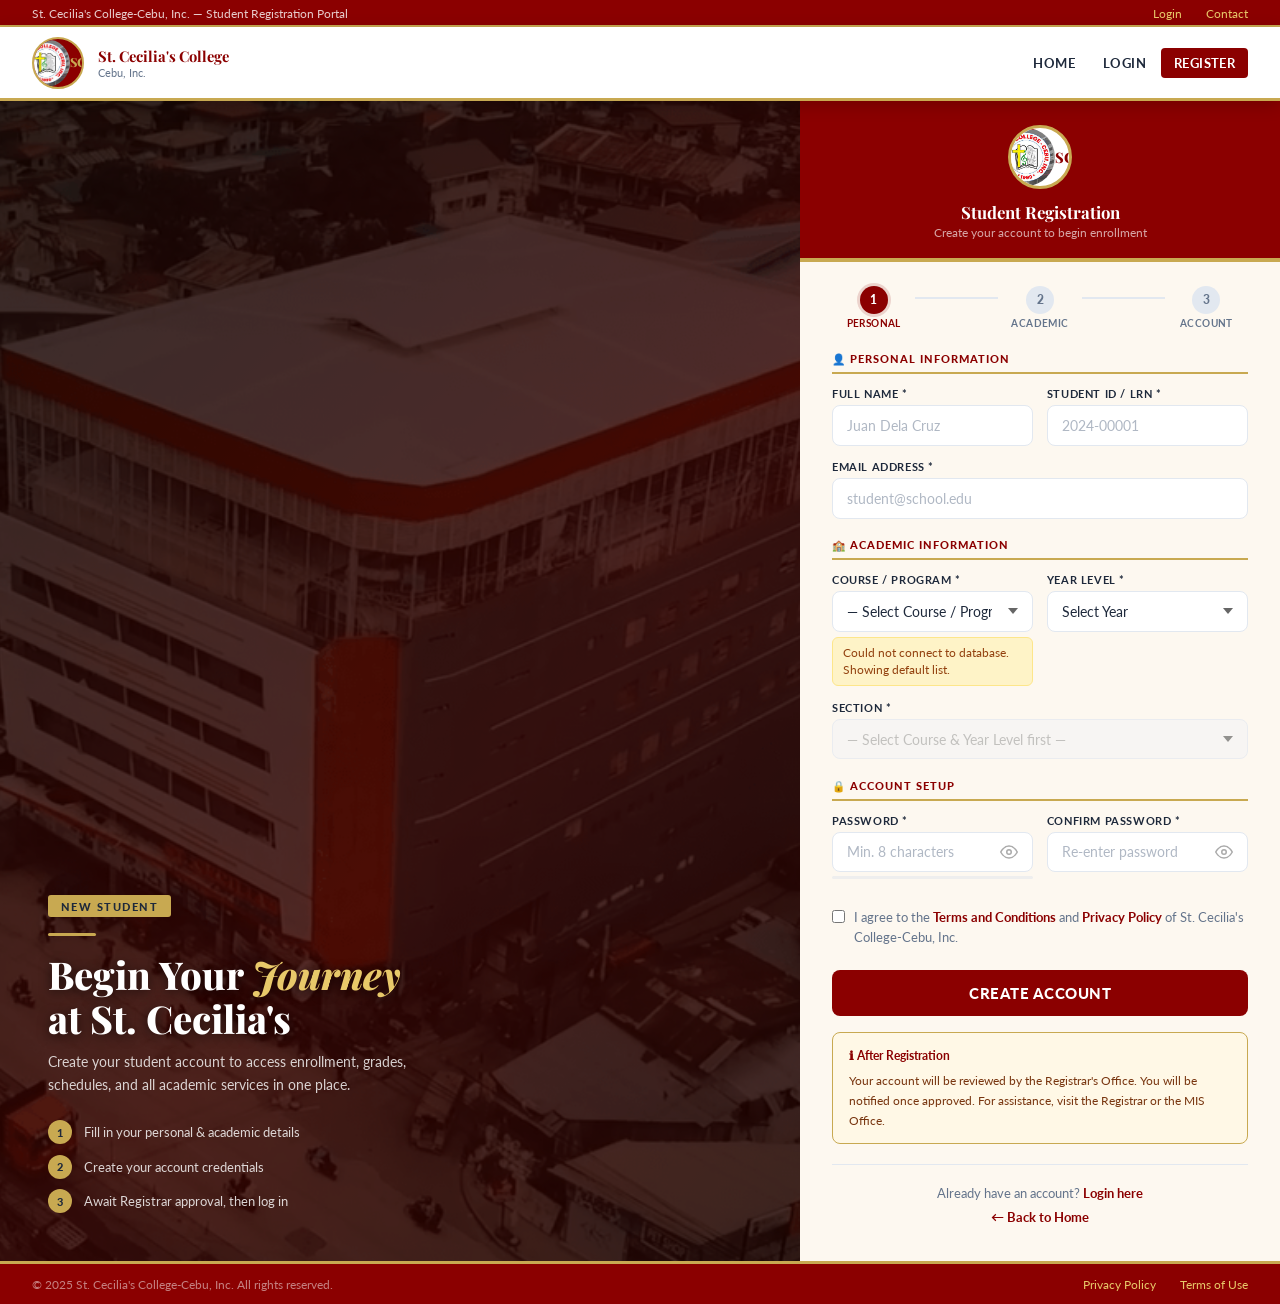
<file: register.html>
<!DOCTYPE html>
<html lang="en">
<head>
    <meta charset="UTF-8">
    <link rel="icon" type="image/jpeg" href="images/logo2.jpg">
    <link rel="shortcut icon" type="image/jpeg" href="images/logo2.jpg">
    <link rel="apple-touch-icon" href="images/logo2.jpg">
    <meta name="viewport" content="width=device-width, initial-scale=1.0">
    <title>Register — Student Portal</title>
    <link rel="preconnect" href="https://fonts.googleapis.com">
    <link href="https://fonts.googleapis.com/css2?family=Playfair+Display:ital,wght@0,700;0,800;1,700&family=Lato:wght@300;400;700;900&display=swap" rel="stylesheet">
    <style>
        *, *::before, *::after { box-sizing: border-box; margin: 0; padding: 0; }
        :root {
            --red:    #8b0000;
            --red-lt: #a31515;
            --gold:   #c8a951;
            --gold-lt:#e8c96a;
            --dark:   #1e293b;
            --gray:   #64748b;
            --border: #e2e8f0;
            --cream:  #fdf8f0;
        }
        body { font-family: 'Lato', sans-serif; background: #1a0000; min-height: 100vh; display: flex; flex-direction: column; }

        /* ── TOPBAR ── */
        .topbar { background: var(--red); color: white; font-size: .73rem; padding: .35rem 2rem; display: flex; justify-content: space-between; align-items: center; flex-wrap: wrap; gap: .4rem; border-bottom: 2px solid var(--gold); }
        .topbar a { color: var(--gold-lt); text-decoration: none; }
        .topbar-right { display: flex; gap: 1.5rem; }
        .topbar-left { opacity: .8; }

        /* ── NAVBAR ── */
        .navbar { background: white; border-bottom: 3px solid var(--gold); display: flex; align-items: center; justify-content: space-between; padding: .6rem 2rem; box-shadow: 0 4px 16px rgba(0,0,0,0.18); position: sticky; top: 0; z-index: 100; }
        .nav-brand { display: flex; align-items: center; gap: .85rem; text-decoration: none; }
        .nav-logo { width: 52px; height: 52px; border-radius: 50%; background: var(--red); border: 2.5px solid var(--gold); display: flex; align-items: center; justify-content: center; font-family: 'Playfair Display', serif; font-weight: 800; font-size: .78rem; color: var(--gold); text-align: center; line-height: 1.2; overflow: hidden; }
        .nav-logo img { width: 100%; height: 100%; object-fit: cover; border-radius: 50%; }
        .nav-name strong { display: block; font-family: 'Playfair Display', serif; font-size: .92rem; color: var(--red); font-weight: 700; }
        .nav-name small { font-size: .68rem; color: var(--gray); display: block; }
        .nav-links { display: flex; gap: .15rem; align-items: center; }
        .nav-links a { color: var(--dark); text-decoration: none; font-size: .8rem; font-weight: 700; padding: .45rem .8rem; border-radius: 4px; text-transform: uppercase; letter-spacing: .4px; transition: background .2s, color .2s; }
        .nav-links a:hover { background: var(--red); color: white; }
        .nav-links a.active { background: var(--red); color: white; }
        .nav-hamburger { display: none; background: none; border: none; cursor: pointer; padding: .3rem; flex-direction: column; gap: 5px; }
        .nav-hamburger span { display: block; width: 22px; height: 2px; background: var(--dark); border-radius: 2px; transition: all .3s ease; }
        .nav-hamburger.open span:nth-child(1) { transform: translateY(7px) rotate(45deg); }
        .nav-hamburger.open span:nth-child(2) { opacity: 0; }
        .nav-hamburger.open span:nth-child(3) { transform: translateY(-7px) rotate(-45deg); }
        .nav-mobile-drawer {
            display: none; flex-direction: column;
            background: white; border-bottom: 3px solid var(--red);
            box-shadow: 0 4px 12px rgba(0,0,0,.1);
            padding: .5rem 1rem .75rem;
            position: sticky; top: 65px; z-index: 99;
        }
        .nav-mobile-drawer.open { display: flex; }
        .nav-mobile-drawer a {
            color: var(--dark); text-decoration: none;
            font-size: .85rem; font-weight: 700;
            padding: .6rem .75rem; border-radius: 5px;
            text-transform: uppercase; letter-spacing: .4px;
            transition: background .2s, color .2s;
        }
        .nav-mobile-drawer a:hover,
        .nav-mobile-drawer a.active { background: var(--red); color: white; }
        .nav-mobile-drawer .nav-enroll { background: var(--gold) !important; color: var(--dark) !important; margin-top: .25rem; }

        /* ── MAIN ── */
        .main-wrap { flex: 1; display: flex; min-height: 0; }

        /* ── HERO ── */
        .hero-side { flex: 1.1; position: relative; overflow: hidden; display: flex; flex-direction: column; justify-content: flex-end; background: linear-gradient(135deg, #2d0000 0%, #8b0000 60%, #4a0000 100%); }
        .hero-side::after { content: ''; position: absolute; inset: 0; background: rgba(0,0,0,0.52); z-index: 1; }
        .hero-bg { position: absolute; inset: 0; background-image: url('images/scc4.png'); background-size: cover; background-position: center; opacity: 0.4; }
        .hero-content { position: relative; z-index: 10; padding: 3rem; color: white; }
        .hero-tag { display: inline-block; background: var(--gold); color: var(--dark); font-size: .68rem; font-weight: 900; letter-spacing: 1.5px; text-transform: uppercase; padding: .28rem .8rem; border-radius: 3px; margin-bottom: 1rem; }
        .gold-bar { width: 48px; height: 3px; background: var(--gold); border-radius: 2px; margin-bottom: 1rem; }
        .hero-content h1 { font-family: 'Playfair Display', serif; font-size: clamp(1.6rem, 3vw, 2.6rem); font-weight: 800; line-height: 1.15; text-shadow: 0 2px 12px rgba(0,0,0,0.6); margin-bottom: .6rem; }
        .hero-content h1 em { color: var(--gold-lt); font-style: italic; }
        .hero-content p { font-size: .88rem; opacity: .8; line-height: 1.65; max-width: 380px; margin-bottom: 1.5rem; }
        .hero-steps { display: flex; flex-direction: column; gap: .65rem; margin-top: 1.5rem; }
        .hero-step { display: flex; align-items: center; gap: .75rem; font-size: .82rem; color: rgba(255,255,255,0.82); }
        .hero-step-num { width: 24px; height: 24px; border-radius: 50%; background: var(--gold); color: var(--dark); display: flex; align-items: center; justify-content: center; font-size: .7rem; font-weight: 900; flex-shrink: 0; }

        /* ── REGISTER SIDE ── */
        .reg-side { width: 480px; flex-shrink: 0; background: var(--cream); display: flex; flex-direction: column; overflow-y: auto; }
        .reg-head { background: var(--red); padding: 1.5rem 2rem 1.2rem; text-align: center; border-bottom: 4px solid var(--gold); display: block; overflow: hidden; }
        .reg-logo { width: 64px; height: 64px; border-radius: 50%; background: white; border: 3px solid var(--gold); display: flex; align-items: center; justify-content: center; font-family: 'Playfair Display', serif; font-weight: 800; font-size: .9rem; color: var(--red); margin: 0 auto .7rem; text-align: center; line-height: 1.2; overflow: hidden; }
        .reg-logo img { width: 100%; height: 100%; object-fit: cover; border-radius: 50%; }
        .reg-head h2 { font-family: 'Playfair Display', serif; font-size: 1.05rem; color: white; font-weight: 700; margin-bottom: .2rem; display: block; }
        .reg-head p { font-size: .72rem; color: rgba(255,255,255,0.65); display: block; }
        .reg-body { flex: 1; padding: 1.5rem 2rem 2rem; }

        /* ── PROGRESS ── */
        .progress-bar { display: flex; align-items: center; margin-bottom: 1.4rem; }
        .prog-step { display: flex; flex-direction: column; align-items: center; gap: .28rem; flex: 1; }
        .prog-num { width: 28px; height: 28px; border-radius: 50%; background: var(--border); color: var(--gray); display: flex; align-items: center; justify-content: center; font-size: .72rem; font-weight: 900; position: relative; z-index: 1; transition: all .3s; }
        .prog-step.active .prog-num { background: var(--red); color: white; box-shadow: 0 0 0 3px rgba(139,0,0,0.15); }
        .prog-step.done .prog-num { background: var(--gold); color: var(--dark); }
        .prog-label { font-size: .6rem; font-weight: 700; text-transform: uppercase; letter-spacing: .4px; color: var(--gray); }
        .prog-step.active .prog-label { color: var(--red); }
        .prog-step.done .prog-label { color: var(--dark); }
        .prog-line { flex: 1; height: 2px; background: var(--border); margin-bottom: 1.15rem; transition: background .3s; }
        .prog-line.done { background: var(--gold); }

        /* ── ALERTS ── */
        .alert { padding: .8rem 1rem; border-radius: 8px; font-size: .82rem; margin-bottom: 1rem; line-height: 1.5; }
        .alert-error   { background: #fee2e2; color: #991b1b; border: 1px solid #fecaca; }
        .alert-success { background: #f0fdf4; color: #166534; border: 1px solid #bbf7d0; }

        /* ── FORM ── */
        .section-title { font-size: .67rem; font-weight: 900; text-transform: uppercase; letter-spacing: 1px; color: var(--red); margin: 1.2rem 0 .8rem; padding-bottom: .38rem; border-bottom: 2px solid var(--gold); }
        .section-title:first-of-type { margin-top: 0; }
        .form-group { margin-bottom: .9rem; }
        .form-label { display: block; font-size: .68rem; font-weight: 700; text-transform: uppercase; letter-spacing: .6px; color: var(--dark); margin-bottom: .32rem; }
        .label-row { display: flex; align-items: center; gap: .5rem; margin-bottom: .32rem; }
        .label-row .form-label { margin-bottom: 0; }
        .form-input,
        .form-select { width: 100%; padding: .68rem .9rem; border: 1.5px solid var(--border); border-radius: 8px; font-family: 'Lato', sans-serif; font-size: .875rem; color: var(--dark); background: white; transition: border-color .2s, box-shadow .2s; appearance: none; -webkit-appearance: none; }
        .form-input:focus,
        .form-select:focus { outline: none; border-color: var(--red); box-shadow: 0 0 0 3px rgba(139,0,0,0.1); }
        .form-input::placeholder { color: #b0b8c4; }
        .form-select { background-image: url("data:image/svg+xml,%3Csvg xmlns='http://www.w3.org/2000/svg' width='10' height='6' viewBox='0 0 10 6'%3E%3Cpath fill='%23666' d='M0 0l5 6 5-6z'/%3E%3C/svg%3E"); background-repeat: no-repeat; background-position: right .9rem center; padding-right: 2.5rem; cursor: pointer; }
        .form-select.ready { border-color: var(--red); }
        .form-select:disabled { background-color: #f5f5f5; color: #aaa; cursor: not-allowed; }
        .form-row-2 { display: grid; grid-template-columns: 1fr 1fr; gap: .85rem; }

        /* ── HINTS / BADGES ── */
        .count-badge { display: none; background: #fff8e6; color: #78350f; border: 1px solid var(--gold); font-size: .67rem; font-weight: 700; padding: .1rem .5rem; border-radius: .8rem; }
        .count-badge.show { display: inline-block; }
        .spinner-row { display: none; align-items: center; gap: .45rem; font-size: .76rem; color: var(--gray); margin-top: .3rem; }
        .spinner-row.show { display: flex; }
        .spinner { width: 13px; height: 13px; border: 2px solid #e5e7eb; border-top-color: var(--red); border-radius: 50%; animation: spin .7s linear infinite; }
        @keyframes spin { to { transform: rotate(360deg); } }
        .field-hint { font-size: .74rem; margin-top: .3rem; padding: .38rem .65rem; border-radius: 6px; display: none; line-height: 1.5; }
        .field-hint.show { display: block; }
        .hint-info    { background: #fff8e6; color: #78350f; border: 1px solid rgba(200,169,81,0.4); }
        .hint-warning { background: #fef3c7; color: #92400e; border: 1px solid #fde68a; }
        .hint-success { background: #f0fdf4; color: #166534; border: 1px solid #bbf7d0; }

        /* ── PASSWORD STRENGTH ── */
        .pass-input-wrap { position: relative; }
        .pass-input-wrap .form-input { padding-right: 2.6rem; }
        .pass-eye {
            position: absolute; right: .7rem; top: 50%; transform: translateY(-50%);
            background: none; border: none; cursor: pointer; padding: 4px;
            color: #aaa; display: flex; align-items: center; justify-content: center;
            transition: color .2s; line-height: 1;
        }
        .pass-eye:hover { color: var(--red); }
        .pass-eye svg { width: 18px; height: 18px; display: block; }
        .pass-strength { height: 3px; border-radius: 2px; background: #eee; margin: 4px 0 2px; overflow: hidden; }
        .pass-strength-bar { height: 100%; width: 0; border-radius: 2px; transition: width .3s, background .3s; }
        .pass-hint { font-size: .68rem; color: var(--gray); min-height: 1em; }

        /* ── TERMS ── */
        .terms-row { display: flex; align-items: flex-start; gap: .55rem; cursor: pointer; }
        .terms-row input[type="checkbox"] { width: auto; margin-top: .18rem; accent-color: var(--red); flex-shrink: 0; }
        .terms-row span { font-size: .8rem; color: var(--gray); line-height: 1.6; }
        .terms-row a { color: var(--red); font-weight: 700; text-decoration: none; }

        /* ── BUTTON ── */
        .btn-register { width: 100%; background: var(--red); color: white; border: none; padding: .88rem; border-radius: 8px; font-family: 'Lato', sans-serif; font-size: .92rem; font-weight: 900; letter-spacing: .5px; text-transform: uppercase; cursor: pointer; transition: background .2s, transform .1s, box-shadow .2s; margin-top: .5rem; }
        .btn-register:hover { background: var(--red-lt); transform: translateY(-1px); box-shadow: 0 6px 22px rgba(139,0,0,0.38); }
        .btn-register:disabled { opacity: .7; cursor: not-allowed; transform: none; box-shadow: none; }

        /* ── INFO BOX ── */
        .info-box { background: #fff8e6; border: 1px solid var(--gold); border-radius: 8px; padding: .8rem 1rem; margin-top: 1rem; font-size: .76rem; color: #78350f; line-height: 1.65; }
        .info-box strong { display: block; color: var(--red); margin-bottom: .25rem; font-size: .78rem; }

        /* ── REG FOOTER ── */
        .reg-footer { text-align: center; padding-top: 1rem; border-top: 1px solid var(--border); font-size: .8rem; color: var(--gray); margin-top: 1.2rem; line-height: 1.9; }
        .reg-footer a { color: var(--red); font-weight: 700; text-decoration: none; }

        /* ── PAGE FOOTER ── */
        .page-footer { background: var(--red); border-top: 3px solid var(--gold); padding: .85rem 2rem; display: flex; align-items: center; justify-content: space-between; flex-wrap: wrap; gap: .5rem; }
        .page-footer p { font-size: .72rem; color: rgba(255,255,255,0.5); }
        .page-footer a { font-size: .72rem; color: var(--gold-lt); text-decoration: none; }

        /* ── RESPONSIVE ── */
        @media (max-width: 900px) {
            .hero-side { display: none; }
            .reg-side { width: 100%; max-width: 100%; }
            .main-wrap { display: block; }
            .navbar { padding: .6rem 1rem; }
            .nav-links { display: none; }
            .nav-hamburger { display: flex; }
            .topbar { display: none; }
        }
        @media (max-width: 600px) {
            .topbar { padding: .35rem 1rem; }
            .reg-head { padding: 2rem 1rem 1.2rem; }
            .reg-head h2 { font-size: 1rem; }
            .reg-logo { width: 56px; height: 56px; margin-bottom: .6rem; }
            .reg-body { padding: 1.2rem 1rem 2rem; }

            /* Progress bar — keep circles visible, shrink labels */
            .progress-bar { margin-bottom: 1.2rem; gap: 0; }
            .prog-step { gap: .2rem; }
            .prog-num {
                width: 30px; height: 30px;
                font-size: .75rem;
                border: 2px solid var(--border);
            }
            .prog-step.active .prog-num { border-color: var(--red); }
            .prog-step.done .prog-num { border-color: var(--gold); }
            .prog-label { font-size: .58rem; letter-spacing: 0; }
            .prog-line { margin-bottom: 1.3rem; }

            /* Stack the 2-column rows on small screens */
            .form-row-2 { grid-template-columns: 1fr; gap: 0; }

            /* Slightly smaller inputs */
            .form-input,
            .form-select { font-size: .85rem; padding: .65rem .85rem; }
            .form-label { font-size: .67rem; }
            .section-title { font-size: .65rem; }

            /* Button full-width tap target */
            .btn-register { padding: .92rem; font-size: .9rem; }

            .page-footer { flex-direction: column; align-items: center; text-align: center; padding: .85rem 1rem; }

            /* Info box */
            .info-box { font-size: .74rem; }
        }
    </style>
</head>
<body>

<div class="topbar">
    <span class="topbar-left"><span id="brandNameTopbar">St. Cecilia's College-Cebu, Inc.</span> &mdash; Student Registration Portal</span>
    <div class="topbar-right">
        <a href="login.html">Login</a>
        <a href="#">Contact</a>
    </div>
</div>

<nav class="navbar">
    <a href="index.html" class="nav-brand">
        <div class="nav-logo">
            <img id="brandLogoNav" src="images/logo2.jpg" alt="School Logo" onerror="this.style.display='none'">
            SCC
        </div>
        <div class="nav-name">
            <strong id="brandNameNav">St. Cecilia's College</strong>
            <small>Cebu, Inc.</small>
        </div>
    </a>
    <div class="nav-links">
        <a href="index.html">Home</a>
        <a href="login.html">Login</a>
        <a href="register.html" class="active">Register</a>
    </div>
    <button class="nav-hamburger" id="navHamburger" aria-label="Toggle menu" aria-expanded="false">
        <span></span><span></span><span></span>
    </button>
</nav>

<div class="nav-mobile-drawer" id="navMobileDrawer">
    <a href="index.html">Home</a>
    <a href="index.html#about">About Us</a>
    <a href="login.html">Login</a>
    <a href="register.html" class="active">Register</a>
    <a href="enrollment.html" class="nav-enroll">Enroll Now</a>
</div>

<div class="main-wrap">

    <!-- HERO SIDE -->
    <div class="hero-side">
        <div class="hero-bg"></div>
        <div class="hero-content">
            <span class="hero-tag">New Student</span>
            <div class="gold-bar"></div>
            <h1>Begin Your <em>Journey</em><br>at <span id="brandNameHero">St. Cecilia's</span></h1>
            <p>Create your student account to access enrollment, grades, schedules, and all academic services in one place.</p>
            <div class="hero-steps">
                <div class="hero-step">
                    <div class="hero-step-num">1</div>
                    <span>Fill in your personal &amp; academic details</span>
                </div>
                <div class="hero-step">
                    <div class="hero-step-num">2</div>
                    <span>Create your account credentials</span>
                </div>
                <div class="hero-step">
                    <div class="hero-step-num">3</div>
                    <span>Await Registrar approval, then log in</span>
                </div>
            </div>
        </div>
    </div>

    <!-- REGISTER SIDE -->
    <div class="reg-side">
        <div class="reg-head">
            <div class="reg-logo">
                <img id="brandLogoHead" src="images/logo2.jpg" alt="School Logo" onerror="this.style.display='none'">
                <span id="brandLogoFallback">SCC</span>
            </div>
            <h2>Student Registration</h2>
            <p>Create your account to begin enrollment</p>
        </div>

        <div class="reg-body">

            <!-- Progress -->
            <div class="progress-bar">
                <div class="prog-step active" id="prog1">
                    <div class="prog-num">1</div>
                    <div class="prog-label">Personal</div>
                </div>
                <div class="prog-line" id="line1"></div>
                <div class="prog-step" id="prog2">
                    <div class="prog-num">2</div>
                    <div class="prog-label">Academic</div>
                </div>
                <div class="prog-line" id="line2"></div>
                <div class="prog-step" id="prog3">
                    <div class="prog-num">3</div>
                    <div class="prog-label">Account</div>
                </div>
            </div>

            <div id="alertContainer"></div>

            <form id="registerForm" novalidate>

                <!-- Personal Info -->
                <div class="section-title">&#128100; Personal Information</div>

                <div class="form-row-2">
                    <div class="form-group">
                        <label class="form-label" for="name">Full Name *</label>
                        <input type="text" id="name" name="name" class="form-input" placeholder="Juan Dela Cruz" required autocomplete="name">
                    </div>
                    <div class="form-group">
                        <label class="form-label" for="student_id">Student ID / LRN *</label>
                        <input type="text" id="student_id" name="student_id" class="form-input" placeholder="2024-00001" required>
                    </div>
                </div>

                <div class="form-group">
                    <label class="form-label" for="email">Email Address *</label>
                    <input type="email" id="email" name="email" class="form-input" placeholder="student@school.edu" required autocomplete="email">
                </div>

                <!-- Academic Info -->
                <div class="section-title">&#127979; Academic Information</div>

                <div class="form-row-2">
                    <div class="form-group">
                        <div class="label-row">
                            <label class="form-label" for="course">Course / Program *</label>
                            <span id="courseLoadingBadge" class="count-badge">Loading…</span>
                        </div>
                        <select id="course" name="course" class="form-select" required onchange="onCourseChange()" disabled>
                            <option value="">Loading courses…</option>
                        </select>
                        <div class="field-hint" id="courseHint"></div>
                    </div>
                    <div class="form-group">
                        <label class="form-label" for="year_level">Year Level *</label>
                        <select id="year_level" name="year_level" class="form-select" required onchange="fetchSections()">
                            <option value="">Select Year</option>
                            <option value="1st Year">1st Year</option>
                            <option value="2nd Year">2nd Year</option>
                            <option value="3rd Year">3rd Year</option>
                            <option value="4th Year">4th Year</option>
                        </select>
                    </div>
                </div>

                <div class="form-group">
                    <div class="label-row">
                        <label class="form-label" for="section_id">Section *</label>
                        <span id="sectionCountBadge" class="count-badge"></span>
                    </div>
                    <select id="section_id" name="section_id" class="form-select" disabled>
                        <option value="">— Select Course &amp; Year Level first —</option>
                    </select>
                    <div class="spinner-row" id="sectionSpinner">
                        <div class="spinner"></div><span>Loading available sections…</span>
                    </div>
                    <div class="field-hint" id="sectionHint"></div>
                </div>

                <!-- Account Setup -->
                <div class="section-title">&#128274; Account Setup</div>

                <div class="form-row-2">
                    <div class="form-group">
                        <label class="form-label" for="password">Password *</label>
                        <div class="pass-input-wrap">
                            <input type="password" id="password" name="password" class="form-input" placeholder="Min. 8 characters" required minlength="8" autocomplete="new-password" oninput="checkPasswordStrength(this.value)">
                            <button type="button" class="pass-eye" onclick="togglePass('password', this)" aria-label="Show password" tabindex="-1">
                                <svg id="eye-password" fill="none" stroke="currentColor" stroke-width="2" viewBox="0 0 24 24"><path d="M1 12s4-8 11-8 11 8 11 8-4 8-11 8-11-8-11-8z"/><circle cx="12" cy="12" r="3"/></svg>
                            </button>
                        </div>
                        <div class="pass-strength"><div class="pass-strength-bar" id="passBar"></div></div>
                        <div class="pass-hint" id="passHint"></div>
                    </div>
                    <div class="form-group">
                        <label class="form-label" for="confirm_password">Confirm Password *</label>
                        <div class="pass-input-wrap">
                            <input type="password" id="confirm_password" name="confirm_password" class="form-input" placeholder="Re-enter password" required autocomplete="new-password">
                            <button type="button" class="pass-eye" onclick="togglePass('confirm_password', this)" aria-label="Show confirm password" tabindex="-1">
                                <svg id="eye-confirm_password" fill="none" stroke="currentColor" stroke-width="2" viewBox="0 0 24 24"><path d="M1 12s4-8 11-8 11 8 11 8-4 8-11 8-11-8-11-8z"/><circle cx="12" cy="12" r="3"/></svg>
                            </button>
                        </div>
                    </div>
                </div>

                <div class="form-group">
                    <label class="terms-row">
                        <input type="checkbox" name="terms" required>
                        <span>I agree to the <a href="#">Terms and Conditions</a> and <a href="#">Privacy Policy</a> of <span id="brandNameTerms">St. Cecilia's College-Cebu, Inc.</span></span>
                    </label>
                </div>

                <button type="submit" id="submitBtn" class="btn-register">Create Account</button>
            </form>

            <div class="info-box">
                <strong>&#8505; After Registration</strong>
                Your account will be reviewed by the Registrar's Office. You will be notified once approved. For assistance, visit the Registrar or the MIS Office.
            </div>

            <div class="reg-footer">
                Already have an account? <a href="login.html">Login here</a><br>
                <a href="index.html">&#8592; Back to Home</a>
            </div>
        </div>
    </div>

</div>

<footer class="page-footer">
    <p>&copy; 2025 <span id="brandNameFooter">St. Cecilia's College-Cebu, Inc.</span> All rights reserved.</p>
    <div style="display:flex;gap:1.5rem;flex-wrap:wrap;">
        <a href="#">Privacy Policy</a>
        <a href="#">Terms of Use</a>
    </div>
</footer>

<script>
function showHint(id, type, text) {
    const el = document.getElementById(id);
    el.className = `field-hint show hint-${type}`;
    el.textContent = text;
}
function hideHint(id) {
    const el = document.getElementById(id);
    el.className = 'field-hint';
    el.textContent = '';
}
function setBadge(id, text) {
    const el = document.getElementById(id);
    if (text) { el.textContent = text; el.classList.add('show'); }
    else { el.classList.remove('show'); }
}
function setSpinner(on) {
    document.getElementById('sectionSpinner').classList.toggle('show', on);
}
function updateProgress(step) {
    for (let i = 1; i <= 3; i++) {
        const p = document.getElementById('prog' + i);
        p.className = 'prog-step' + (i < step ? ' done' : i === step ? ' active' : '');
    }
    document.getElementById('line1').className = 'prog-line' + (step > 1 ? ' done' : '');
    document.getElementById('line2').className = 'prog-line' + (step > 2 ? ' done' : '');
}
function checkPasswordStrength(val) {
    const bar = document.getElementById('passBar');
    const hint = document.getElementById('passHint');
    if (!val) { bar.style.width = '0'; hint.textContent = ''; return; }
    let score = 0;
    if (val.length >= 8)  score++;
    if (val.length >= 12) score++;
    if (/[A-Z]/.test(val)) score++;
    if (/[0-9]/.test(val)) score++;
    if (/[^A-Za-z0-9]/.test(val)) score++;
    const levels = [
        { w: '20%', c: '#e74c3c', t: 'Too weak' },
        { w: '40%', c: '#e67e22', t: 'Weak' },
        { w: '60%', c: '#f1c40f', t: 'Fair' },
        { w: '80%', c: '#2ecc71', t: 'Strong' },
        { w: '100%', c: '#27ae60', t: 'Very strong' },
    ];
    const l = levels[Math.min(score - 1, 4)] || levels[0];
    bar.style.width = l.w; bar.style.background = l.c;
    hint.textContent = l.t; hint.style.color = l.c;
}
async function loadCourses() {
    const sel = document.getElementById('course');
    const badge = document.getElementById('courseLoadingBadge');
    badge.textContent = 'Loading…'; badge.classList.add('show');
    const fallback = ['Computer Science','Information Technology','Business Administration','Engineering','Education','Nursing'];
    try {
        const res  = await fetch('php/api/get_courses_public.php');
        const data = await res.json();
        sel.innerHTML = '<option value="">— Select Course / Program —</option>';
        if (!data.success || data.courses.length === 0) {
            fallback.forEach(c => { const o = document.createElement('option'); o.value = c; o.textContent = c; sel.appendChild(o); });
            showHint('courseHint', 'warning', 'Showing default courses. Contact Registrar if yours is missing.');
            badge.classList.remove('show');
        } else {
            data.courses.forEach(c => {
                const o = document.createElement('option');
                o.value = c.course_name; o.dataset.code = c.course_code; o.dataset.duration = c.duration_years;
                o.textContent = `${c.course_name} (${c.course_code})`; sel.appendChild(o);
            });
            setBadge('courseLoadingBadge', `${data.courses.length} programs`);
            showHint('courseHint', 'info', `${data.courses.length} active program(s) available.`);
        }
        sel.disabled = false; sel.classList.add('ready');
    } catch (e) {
        sel.innerHTML = '<option value="">— Select Course / Program —</option>';
        fallback.forEach(c => { const o = document.createElement('option'); o.value = c; o.textContent = c; sel.appendChild(o); });
        sel.disabled = false;
        showHint('courseHint', 'warning', 'Could not connect to database. Showing default list.');
        badge.classList.remove('show');
    }
}
function onCourseChange() {
    const sel = document.getElementById('course');
    const opt = sel.options[sel.selectedIndex];
    if (!sel.value) { hideHint('courseHint'); }
    else {
        const code = opt.dataset.code ? ` (${opt.dataset.code})` : '';
        const dur  = opt.dataset.duration ? ` · ${opt.dataset.duration}-year program` : '';
        showHint('courseHint', 'success', `Selected: ${sel.value}${code}${dur}`);
    }
    const duration = parseInt(opt.dataset.duration) || 4;
    const yearSel  = document.getElementById('year_level');
    const labels   = ['1st Year','2nd Year','3rd Year','4th Year','5th Year','6th Year'];
    yearSel.innerHTML = '<option value="">Select Year</option>';
    for (let i = 0; i < Math.min(duration, labels.length); i++) {
        const o = document.createElement('option'); o.value = labels[i]; o.textContent = labels[i]; yearSel.appendChild(o);
    }
    fetchSections();
    updateProgress(2);
}
let abortCtrl = null;
async function fetchSections() {
    const course    = document.getElementById('course').value;
    const yearLevel = document.getElementById('year_level').value;
    const sel       = document.getElementById('section_id');
    sel.innerHTML = '<option value="">— loading… —</option>';
    sel.disabled = true; sel.classList.remove('ready');
    setBadge('sectionCountBadge', null); hideHint('sectionHint');
    if (!course || !yearLevel) {
        sel.innerHTML = '<option value="">— Select Course &amp; Year Level first —</option>'; return;
    }
    if (abortCtrl) abortCtrl.abort();
    abortCtrl = new AbortController();
    setSpinner(true);
    try {
        const qs  = new URLSearchParams({ course, year_level: yearLevel });
        const res = await fetch(`php/api/get_sections_public.php?${qs}`, { signal: abortCtrl.signal });
        const data = await res.json();
        setSpinner(false);
        if (!data.success || data.sections.length === 0) {
            sel.innerHTML = '<option value="">— No sections available —</option>';
            sel.disabled = true; sel.removeAttribute('required');
            showHint('sectionHint', 'warning', `No sections found for ${yearLevel} – ${course}. Contact the Registrar.`);
            return;
        }
        sel.innerHTML = '<option value="">— Select your section —</option>';
        data.sections.forEach(s => {
            const o = document.createElement('option');
            o.value = s.id; o.dataset.code = s.section_code; o.dataset.name = s.section_name;
            o.dataset.semester = s.semester || ''; o.dataset.sy = s.school_year || '';
            let label = `${s.section_name} (${s.section_code})`;
            if (s.semester)    label += ` · ${s.semester}`;
            if (s.school_year) label += ` · ${s.school_year}`;
            o.textContent = label; sel.appendChild(o);
        });
        sel.disabled = false; sel.setAttribute('required', ''); sel.classList.add('ready');
        const cnt = data.sections.length;
        setBadge('sectionCountBadge', `${cnt} available`);
        showHint('sectionHint', 'success', `${cnt} section(s) found. Please choose yours.`);
    } catch (err) {
        if (err.name === 'AbortError') return;
        setSpinner(false);
        sel.innerHTML = '<option value="">— Error loading sections —</option>';
        showHint('sectionHint', 'warning', 'Could not load sections. Please refresh and try again.');
    }
}
document.getElementById('section_id').addEventListener('change', function () {
    if (!this.value) { hideHint('sectionHint'); return; }
    const opt = this.options[this.selectedIndex];
    const extra = [opt.dataset.semester, opt.dataset.sy].filter(Boolean).join(' · ');
    showHint('sectionHint', 'info', `Section: ${opt.dataset.name} (${opt.dataset.code})${extra ? '  ·  ' + extra : ''}`);
    updateProgress(3);
});
document.getElementById('registerForm').addEventListener('submit', async (e) => {
    e.preventDefault();
    const alertBox  = document.getElementById('alertContainer');
    const formData  = new FormData(e.target);
    const submitBtn = document.getElementById('submitBtn');
    alertBox.innerHTML = '';
    if (formData.get('password') !== formData.get('confirm_password')) {
        alertBox.innerHTML = '<div class="alert alert-error">Passwords do not match. Please re-enter.</div>';
        document.getElementById('confirm_password').focus(); return;
    }
    const sectionSel = document.getElementById('section_id');
    if (!sectionSel.disabled && !sectionSel.value) {
        alertBox.innerHTML = '<div class="alert alert-error">Please select your section.</div>';
        sectionSel.focus(); return;
    }
    submitBtn.disabled = true; submitBtn.textContent = 'Registering…';
    try {
        const response = await fetch('php/register.php', { method: 'POST', body: formData });
        const result   = await response.json();
        if (result.success) {
            alertBox.innerHTML = `<div class="alert alert-success">Registration successful! Your account is pending Registrar approval.<br><small>Redirecting to login…</small></div>`;
            updateProgress(3);
            setTimeout(() => { window.location.href = 'login.html'; }, 2500);
        } else {
            alertBox.innerHTML = `<div class="alert alert-error">${result.message}</div>`;
            submitBtn.disabled = false; submitBtn.textContent = 'Create Account';
        }
    } catch (err) {
        alertBox.innerHTML = '<div class="alert alert-error">An error occurred. Please check your connection and try again.</div>';
        submitBtn.disabled = false; submitBtn.textContent = 'Create Account';
    }
});
loadCourses();
</script>
<script>
// ── Dynamic Branding (school name + logo from admin settings) ─────────
(async function applyBranding() {
    try {
        const res  = await fetch('php/api/get_branding_public.php');
        const data = await res.json();
        if (!data.success) return;

        const name = data.school_name || '';
        const logo = data.school_logo || '';

        // Update all text elements
        ['brandNameNav','brandNameTopbar','brandNameFooter','brandNameHero','brandNameTerms'].forEach(id => {
            const el = document.getElementById(id);
            if (el && name) el.textContent = name;
        });

        // Update page title
        if (name) document.title = 'Register — ' + name;

        // Update logo images
        if (logo) {
            ['brandLogoNav','brandLogoHead'].forEach(id => {
                const img = document.getElementById(id);
                if (img) { img.src = logo; img.alt = name + ' Logo'; img.style.display = ''; }
            });
            // Hide text fallback when logo loads
            const fb = document.getElementById('brandLogoFallback');
            if (fb) fb.style.display = 'none';
        }
    } catch (e) { /* silently keep defaults */ }
})();
</script>

<script>
    function togglePass(fieldId, btn) {
        const input = document.getElementById(fieldId);
        const svg = document.getElementById('eye-' + fieldId);
        const isHidden = input.type === 'password';
        input.type = isHidden ? 'text' : 'password';
        btn.setAttribute('aria-label', isHidden ? 'Hide password' : 'Show password');
        // Swap icon: open eye vs eye-off
        if (isHidden) {
            svg.innerHTML = '<path d="M17.94 17.94A10.07 10.07 0 0 1 12 20c-7 0-11-8-11-8a18.45 18.45 0 0 1 5.06-5.94M9.9 4.24A9.12 9.12 0 0 1 12 4c7 0 11 8 11 8a18.5 18.5 0 0 1-2.16 3.19m-6.72-1.07a3 3 0 1 1-4.24-4.24"/><line x1="1" y1="1" x2="23" y2="23"/>';
        } else {
            svg.innerHTML = '<path d="M1 12s4-8 11-8 11 8 11 8-4 8-11 8-11-8-11-8z"/><circle cx="12" cy="12" r="3"/>';
        }
        btn.style.color = isHidden ? 'var(--red)' : '';
    }

    // Mobile nav toggle
    (function() {
        const hamburger = document.getElementById('navHamburger');
        const drawer = document.getElementById('navMobileDrawer');
        if (!hamburger || !drawer) return;
        hamburger.addEventListener('click', () => {
            const open = drawer.classList.toggle('open');
            hamburger.classList.toggle('open', open);
            hamburger.setAttribute('aria-expanded', open);
        });
        drawer.querySelectorAll('a').forEach(a => {
            a.addEventListener('click', () => {
                drawer.classList.remove('open');
                hamburger.classList.remove('open');
                hamburger.setAttribute('aria-expanded', 'false');
            });
        });
    })();
</script>
</body>
</html>
</file>
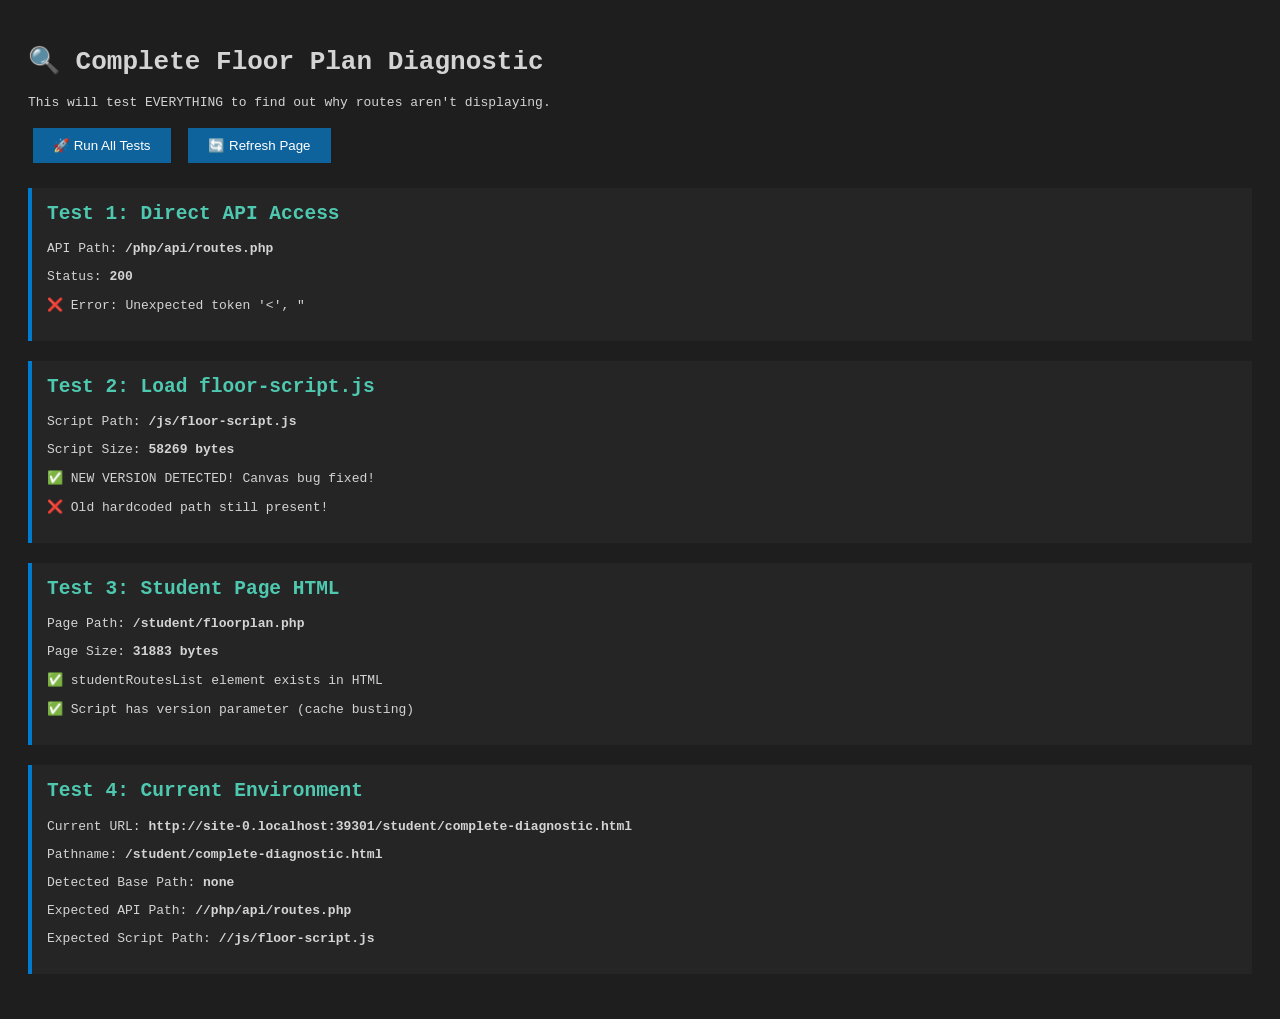
<file: student/complete-diagnostic.html>
<!DOCTYPE html>
<html>
<head>
    <title>Complete Floor Plan Diagnostic</title>
    <style>
        body { font-family: monospace; padding: 20px; background: #1e1e1e; color: #d4d4d4; }
        .test { margin: 20px 0; padding: 15px; background: #252526; border-left: 4px solid #007acc; }
        .pass { border-left-color: #4ec9b0; }
        .fail { border-left-color: #f48771; }
        .warn { border-left-color: #dcdcaa; }
        h2 { color: #4ec9b0; margin-top: 0; }
        pre { background: #1e1e1e; padding: 10px; overflow-x: auto; }
        button { padding: 10px 20px; background: #0e639c; color: white; border: none; cursor: pointer; margin: 5px; }
        button:hover { background: #1177bb; }
    </style>
</head>
<body>
    <h1>🔍 Complete Floor Plan Diagnostic</h1>
    <p>This will test EVERYTHING to find out why routes aren't displaying.</p>
    
    <button onclick="runAllTests()">🚀 Run All Tests</button>
    <button onclick="location.reload()">🔄 Refresh Page</button>
    
    <div id="results"></div>

    <script>
        async function runAllTests() {
            const results = document.getElementById('results');
            results.innerHTML = '<h2>Running tests...</h2>';
            
            let html = '';
            
            // Test 1: Check if we can access the API
            html += await test1();
            
            // Test 2: Check what the API returns
            html += await test2();
            
            // Test 3: Test the actual student page
            html += await test3();
            
            // Test 4: Check file paths
            html += test4();
            
            results.innerHTML = html;
        }
        
        async function test1() {
            let html = '<div class="test">';
            html += '<h2>Test 1: Direct API Access</h2>';
            
            try {
                const pathParts = window.location.pathname.split('/');
                const basePath = pathParts.find(part => part.includes('school-management')) || '';
                const apiPath = basePath 
                    ? `/${basePath}/php/api/routes.php`
                    : '/php/api/routes.php';
                
                html += `<p>API Path: <strong>${apiPath}</strong></p>`;
                
                const response = await fetch(apiPath, { credentials: 'include' });
                html += `<p>Status: <strong>${response.status}</strong></p>`;
                
                const data = await response.json();
                html += `<p>Success: <strong>${data.success}</strong></p>`;
                html += `<p>Routes Count: <strong>${data.routes ? data.routes.length : 0}</strong></p>`;
                
                if (data.routes && data.routes.length > 0) {
                    html += '<p class="pass">✅ API is working and returning routes!</p>';
                    html += '<pre>' + JSON.stringify(data.routes, null, 2) + '</pre>';
                } else {
                    html += '<p class="fail">❌ API returns no routes!</p>';
                }
                
                html += '</div>';
                return html;
            } catch (error) {
                html += `<p class="fail">❌ Error: ${error.message}</p></div>`;
                return html;
            }
        }
        
        async function test2() {
            let html = '<div class="test">';
            html += '<h2>Test 2: Load floor-script.js</h2>';
            
            try {
                const pathParts = window.location.pathname.split('/');
                const basePath = pathParts.find(part => part.includes('school-management')) || '';
                const scriptPath = basePath 
                    ? `/${basePath}/js/floor-script.js`
                    : '/js/floor-script.js';
                
                html += `<p>Script Path: <strong>${scriptPath}</strong></p>`;
                
                const response = await fetch(scriptPath);
                const scriptText = await response.text();
                
                html += `<p>Script Size: <strong>${scriptText.length} bytes</strong></p>`;
                
                // Check for the canvas bug
                if (scriptText.includes('const canvas = document.getElementById')) {
                    html += '<p class="fail">❌ OLD VERSION DETECTED! Canvas bug still present!</p>';
                    html += '<p>The script has: <code>const canvas = document.getElementById</code></p>';
                    html += '<p>It should have: <code>let canvas;</code> (without assignment)</p>';
                } else if (scriptText.includes('let canvas;') && scriptText.includes('canvas = document.getElementById')) {
                    html += '<p class="pass">✅ NEW VERSION DETECTED! Canvas bug fixed!</p>';
                } else {
                    html += '<p class="warn">⚠️ Unable to determine version</p>';
                }
                
                // Check for dynamic path detection
                if (scriptText.includes('pathParts.find(part => part.includes(\'school-management\'))')) {
                    html += '<p class="pass">✅ Dynamic path detection present!</p>';
                } else {
                    html += '<p class="fail">❌ Old hardcoded path still present!</p>';
                }
                
                html += '</div>';
                return html;
            } catch (error) {
                html += `<p class="fail">❌ Error loading script: ${error.message}</p></div>`;
                return html;
            }
        }
        
        async function test3() {
            let html = '<div class="test">';
            html += '<h2>Test 3: Student Page HTML</h2>';
            
            try {
                const pathParts = window.location.pathname.split('/');
                const basePath = pathParts.find(part => part.includes('school-management')) || '';
                const pagePath = basePath 
                    ? `/${basePath}/student/floorplan.php`
                    : '/student/floorplan.php';
                
                const response = await fetch(pagePath);
                const pageText = await response.text();
                
                html += `<p>Page Path: <strong>${pagePath}</strong></p>`;
                html += `<p>Page Size: <strong>${pageText.length} bytes</strong></p>`;
                
                // Check if studentRoutesList exists
                if (pageText.includes('id="studentRoutesList"')) {
                    html += '<p class="pass">✅ studentRoutesList element exists in HTML</p>';
                } else {
                    html += '<p class="fail">❌ studentRoutesList element MISSING!</p>';
                }
                
                // Check if script is loaded with version parameter
                if (pageText.includes('floor-script.js?v=')) {
                    html += '<p class="pass">✅ Script has version parameter (cache busting)</p>';
                } else {
                    html += '<p class="warn">⚠️ Script loaded without version parameter (may use cache)</p>';
                }
                
                html += '</div>';
                return html;
            } catch (error) {
                html += `<p class="fail">❌ Error: ${error.message}</p></div>`;
                return html;
            }
        }
        
        function test4() {
            let html = '<div class="test">';
            html += '<h2>Test 4: Current Environment</h2>';
            
            const pathParts = window.location.pathname.split('/');
            const basePath = pathParts.find(part => part.includes('school-management')) || '';
            
            html += `<p>Current URL: <strong>${window.location.href}</strong></p>`;
            html += `<p>Pathname: <strong>${window.location.pathname}</strong></p>`;
            html += `<p>Detected Base Path: <strong>${basePath || 'none'}</strong></p>`;
            html += `<p>Expected API Path: <strong>/${basePath}/php/api/routes.php</strong></p>`;
            html += `<p>Expected Script Path: <strong>/${basePath}/js/floor-script.js</strong></p>`;
            
            html += '</div>';
            return html;
        }
        
        // Auto-run on load
        window.addEventListener('load', () => {
            runAllTests();
        });
    </script>
    <script src="../js/theme-switcher.js"></script>
</body>
</html>
</file>
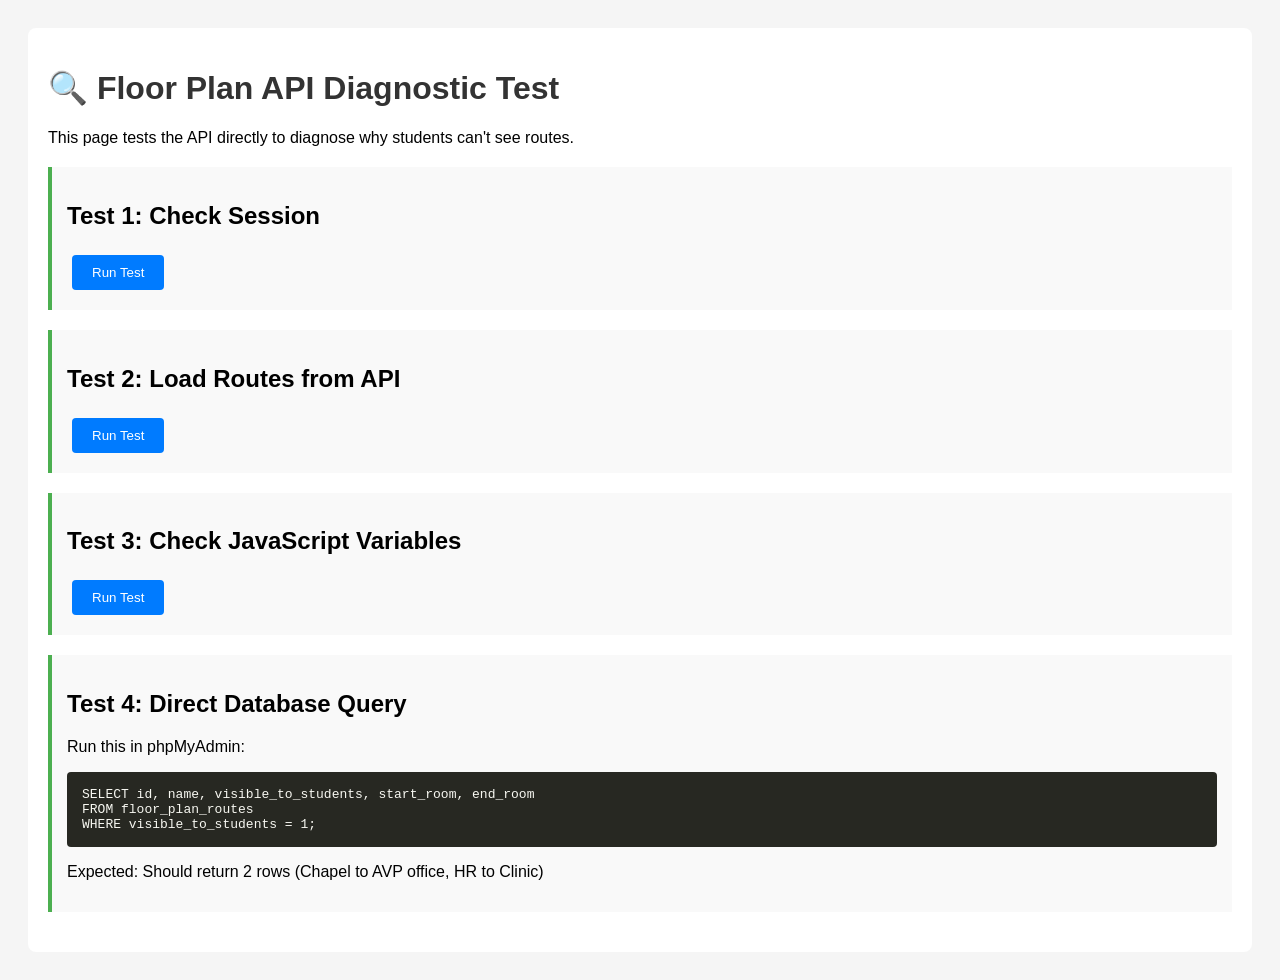
<file: student/diagnostic-test.html>
<!DOCTYPE html>
<html>
<head>
    <title>Floor Plan API Diagnostic Test</title>
    <style>
        body { font-family: Arial, sans-serif; padding: 20px; background: #f5f5f5; }
        .container { max-width: 1200px; margin: 0 auto; background: white; padding: 20px; border-radius: 8px; }
        h1 { color: #333; }
        .test-section { margin: 20px 0; padding: 15px; background: #f9f9f9; border-left: 4px solid #4CAF50; }
        .result { padding: 10px; margin: 10px 0; border-radius: 4px; font-family: monospace; white-space: pre-wrap; }
        .success { background: #d4edda; border: 1px solid #c3e6cb; color: #155724; }
        .error { background: #f8d7da; border: 1px solid #f5c6cb; color: #721c24; }
        .info { background: #d1ecf1; border: 1px solid #bee5eb; color: #0c5460; }
        button { padding: 10px 20px; background: #007bff; color: white; border: none; border-radius: 4px; cursor: pointer; margin: 5px; }
        button:hover { background: #0056b3; }
        pre { background: #272822; color: #f8f8f2; padding: 15px; border-radius: 4px; overflow-x: auto; }
    </style>
</head>
<body>
    <div class="container">
        <h1>🔍 Floor Plan API Diagnostic Test</h1>
        <p>This page tests the API directly to diagnose why students can't see routes.</p>
        
        <div class="test-section">
            <h2>Test 1: Check Session</h2>
            <button onclick="testSession()">Run Test</button>
            <div id="sessionResult"></div>
        </div>
        
        <div class="test-section">
            <h2>Test 2: Load Routes from API</h2>
            <button onclick="testLoadRoutes()">Run Test</button>
            <div id="routesResult"></div>
        </div>
        
        <div class="test-section">
            <h2>Test 3: Check JavaScript Variables</h2>
            <button onclick="testJSVariables()">Run Test</button>
            <div id="jsResult"></div>
        </div>
        
        <div class="test-section">
            <h2>Test 4: Direct Database Query</h2>
            <p>Run this in phpMyAdmin:</p>
            <pre>SELECT id, name, visible_to_students, start_room, end_room 
FROM floor_plan_routes 
WHERE visible_to_students = 1;</pre>
            <p>Expected: Should return 2 rows (Chapel to AVP office, HR to Clinic)</p>
        </div>
    </div>

    <script>
        async function testSession() {
            const result = document.getElementById('sessionResult');
            result.innerHTML = '<div class="result info">Testing...</div>';
            
            try {
                const response = await fetch('../php/api/test.php');
                const text = await response.text();
                
                result.innerHTML = `
                    <div class="result success">
                        <strong>✓ Session Test Result:</strong><br>
                        ${text.replace(/\n/g, '<br>')}
                    </div>
                `;
            } catch (error) {
                result.innerHTML = `
                    <div class="result error">
                        <strong>✗ Error:</strong><br>
                        ${error.message}
                    </div>
                `;
            }
        }
        
        async function testLoadRoutes() {
            const result = document.getElementById('routesResult');
            result.innerHTML = '<div class="result info">Loading routes...</div>';
            
            try {
                // Detect the correct base path from current location
                const pathParts = window.location.pathname.split('/');
                const basePath = pathParts.find(part => part.includes('school-management')) || '';
                const apiPath = basePath 
                    ? `/${basePath}/php/api/routes.php`
                    : '/php/api/routes.php';
                
                console.log('Base path detected:', basePath);
                console.log('Fetching from:', apiPath);
                
                const response = await fetch(apiPath, {
                    credentials: 'include'
                });
                
                console.log('Response status:', response.status);
                console.log('Response headers:', response.headers);
                
                const data = await response.json();
                
                console.log('Response data:', data);
                
                let html = `
                    <div class="result ${data.success ? 'success' : 'error'}">
                        <strong>${data.success ? '✓' : '✗'} API Response:</strong><br>
                        Success: ${data.success}<br>
                        Routes Count: ${data.routes ? data.routes.length : 0}<br>
                        ${data.debug ? `Debug Info: ${JSON.stringify(data.debug)}<br>` : ''}
                        ${data.message ? `Message: ${data.message}<br>` : ''}
                    </div>
                    <div class="result info">
                        <strong>Routes Data:</strong><br>
                        <pre>${JSON.stringify(data.routes, null, 2)}</pre>
                    </div>
                `;
                
                if (data.routes && data.routes.length > 0) {
                    html += '<div class="result success"><strong>✓ Routes Found!</strong><br>';
                    data.routes.forEach(route => {
                        html += `
                            - ${route.name} (${route.startRoom} → ${route.endRoom})<br>
                            &nbsp;&nbsp;Visible: ${route.visibleToStudents}<br>
                        `;
                    });
                    html += '</div>';
                } else {
                    html += '<div class="result error"><strong>✗ No routes returned!</strong></div>';
                }
                
                result.innerHTML = html;
            } catch (error) {
                result.innerHTML = `
                    <div class="result error">
                        <strong>✗ Error:</strong><br>
                        ${error.message}<br>
                        <pre>${error.stack}</pre>
                    </div>
                `;
            }
        }
        
        function testJSVariables() {
            const result = document.getElementById('jsResult');
            
            // Detect the correct base path
            const pathParts = window.location.pathname.split('/');
            const basePath = pathParts.find(part => part.includes('school-management')) || '';
            const apiPath = basePath 
                ? `/${basePath}/php/api/routes.php`
                : '/php/api/routes.php';
            
            const info = {
                'window.currentUserRole': window.currentUserRole || 'undefined',
                'window.canEditRoutes': window.canEditRoutes || 'undefined',
                'currentRole (if defined)': typeof currentRole !== 'undefined' ? currentRole : 'NOT DEFINED',
                'savedRoutes (if defined)': typeof savedRoutes !== 'undefined' ? savedRoutes : 'NOT DEFINED',
                'Location pathname': window.location.pathname,
                'Detected base path': basePath || 'none',
                'API path': apiPath
            };
            
            let html = '<div class="result info"><strong>JavaScript Variables:</strong><br>';
            for (const [key, value] of Object.entries(info)) {
                html += `${key}: <strong>${JSON.stringify(value)}</strong><br>`;
            }
            html += '</div>';
            
            result.innerHTML = html;
        }
        
        // Auto-run tests on load
        window.addEventListener('DOMContentLoaded', () => {
            console.log('Diagnostic page loaded');
        });
    </script>
    <script src="../js/theme-switcher.js"></script>
</body>
</html>
</file>
<file: css/floor-styles.css>
* {
    margin: 0;
    padding: 0;
    box-sizing: border-box;
}

:root {
    --primary: #3FA9F5;
    --primary-dark: #122D70;
    --secondary: #5C58ED;
    --success: #10b981;
    --warning: #f59e0b;
    --danger: #ef4444;
    --dark: #0f172a;
    --gray-50: #f8fafc;
    --gray-100: #f1f5f9;
    --gray-200: #e2e8f0;
    --gray-300: #cbd5e1;
    --gray-400: #94a3b8;
    --gray-500: #64748b;
    --gray-600: #475569;
    --gray-700: #334155;
    --gray-800: #1e293b;
    --gray-900: #0f172a;
    --shadow-sm: 0 1px 2px 0 rgb(0 0 0 / 0.05);
    --shadow-md: 0 4px 6px -1px rgb(0 0 0 / 0.1);
    --shadow-lg: 0 10px 15px -3px rgb(0 0 0 / 0.1);
    --shadow-xl: 0 20px 25px -5px rgb(0 0 0 / 0.1);
}

body {
    font-family: 'Lexend', -apple-system, BlinkMacSystemFont, sans-serif;
    background: linear-gradient(180deg, #1E3352 0%, #122D70 100%);
    min-height: 100vh;
    padding: 20px;
    line-height: 1.6;
}

.login-container {
    max-width: 480px;
    margin: 100px auto;
    background: white;
    border-radius: 24px;
    box-shadow: var(--shadow-xl);
    padding: 48px;
    animation: fadeIn 0.5s ease;
}

@keyframes fadeIn {
    from {
        opacity: 0;
        transform: translateY(20px);
    }
    to {
        opacity: 1;
        transform: translateY(0);
    }
}

.login-header {
    text-align: center;
    margin-bottom: 40px;
}

.login-header h1 {
    background: linear-gradient(135deg, var(--primary) 0%, var(--secondary) 100%);
    -webkit-background-clip: text;
    -webkit-text-fill-color: transparent;
    background-clip: text;
    font-size: 2.5em;
    margin-bottom: 12px;
    font-weight: 700;
}

.login-header p {
    color: var(--gray-600);
    font-size: 1.05em;
}

.user-card {
    background: var(--gray-50);
    padding: 24px;
    border-radius: 16px;
    margin-bottom: 16px;
    cursor: pointer;
    transition: all 0.3s cubic-bezier(0.4, 0, 0.2, 1);
    border: 2px solid transparent;
    position: relative;
    overflow: hidden;
}

.user-card::before {
    content: '';
    position: absolute;
    top: 0;
    left: 0;
    width: 100%;
    height: 100%;
    background: linear-gradient(135deg, var(--primary) 0%, var(--secondary) 100%);
    opacity: 0;
    transition: opacity 0.3s ease;
}

.user-card:hover {
    border-color: var(--primary);
    transform: translateY(-4px);
    box-shadow: var(--shadow-lg);
}

.user-card:hover::before {
    opacity: 0.05;
}

.user-card > * {
    position: relative;
    z-index: 1;
}

.user-card h3 {
    color: var(--gray-900);
    margin-bottom: 8px;
    font-size: 1.3em;
    font-weight: 600;
}

.user-card p {
    color: var(--gray-600);
    font-size: 0.95em;
    margin-bottom: 12px;
}

.user-badge {
    display: inline-block;
    padding: 6px 14px;
    border-radius: 20px;
    font-size: 0.75em;
    font-weight: 600;
    letter-spacing: 0.5px;
    text-transform: uppercase;
}

.badge-admin {
    background: linear-gradient(135deg, #fbbf24 0%, #f59e0b 100%);
    color: var(--gray-900);
}

.badge-student {
    background: linear-gradient(135deg, #34d399 0%, #10b981 100%);
    color: white;
}

.container {
    max-width: 1800px;
    margin: 0 auto;
    background: white;
    border-radius: 24px;
    box-shadow: var(--shadow-xl);
    overflow: hidden;
    display: none;
    animation: fadeIn 0.5s ease;
}

.container.active {
    display: block;
}

.header {
    background: linear-gradient(135deg, var(--primary) 0%, var(--secondary) 100%);
    color: white;
    padding: 32px 40px;
    display: flex;
    justify-content: space-between;
    align-items: center;
}

.header-left h1 {
    font-size: 2.2em;
    margin-bottom: 4px;
    font-weight: 700;
}

.header-left p {
    opacity: 0.95;
    font-size: 1.05em;
    font-weight: 300;
}

.user-info {
    text-align: right;
}

.user-info .user-name {
    font-size: 1.25em;
    font-weight: 600;
    margin-bottom: 8px;
}

.logout-btn {
    background: rgba(255,255,255,0.15);
    backdrop-filter: blur(10px);
    color: white;
    border: 2px solid rgba(255,255,255,0.3);
    padding: 10px 24px;
    border-radius: 12px;
    cursor: pointer;
    transition: all 0.3s ease;
    font-weight: 500;
    font-size: 0.95em;
}

.logout-btn:hover {
    background: white;
    color: var(--primary);
    border-color: white;
    transform: translateY(-2px);
}

.content {
    display: grid;
    grid-template-columns: 380px 1fr 380px;
    gap: 32px;
    padding: 32px;
}

.content.student-mode {
    grid-template-columns: 1fr 380px;
}

.content.student-mode .controls {
    display: none;
}

.controls, .saved-routes {
    background: var(--background-card, #ffffff);
    padding: 28px;
    border-radius: 16px;
    height: fit-content;
    max-height: calc(100vh - 280px);
    overflow-y: auto;
    border: 1px solid var(--border-color, #D4DDE8);
    box-shadow: var(--shadow-sm, 0 2px 8px rgba(30,51,82,0.07));
}

/* Custom scrollbar */
.controls::-webkit-scrollbar, .saved-routes::-webkit-scrollbar, .waypoint-list::-webkit-scrollbar {
    width: 8px;
}

.controls::-webkit-scrollbar-track, .saved-routes::-webkit-scrollbar-track, .waypoint-list::-webkit-scrollbar-track {
    background: var(--gray-200);
    border-radius: 10px;
}

.controls::-webkit-scrollbar-thumb, .saved-routes::-webkit-scrollbar-thumb, .waypoint-list::-webkit-scrollbar-thumb {
    background: var(--gray-400);
    border-radius: 10px;
}

.controls::-webkit-scrollbar-thumb:hover, .saved-routes::-webkit-scrollbar-thumb:hover, .waypoint-list::-webkit-scrollbar-thumb:hover {
    background: var(--gray-500);
}

.control-section {
    margin-bottom: 28px;
}

.control-section h3 {
    color: var(--gray-900);
    margin-bottom: 16px;
    font-size: 1.15em;
    font-weight: 600;
    display: flex;
    align-items: center;
    gap: 8px;
}

.control-section h3::before {
    content: '';
    width: 4px;
    height: 20px;
    background: linear-gradient(135deg, var(--primary) 0%, var(--secondary) 100%);
    border-radius: 2px;
}

.room-select, .input-field {
    width: 100%;
    padding: 14px 16px;
    border: 2px solid var(--gray-200);
    border-radius: 12px;
    font-size: 0.95em;
    margin-bottom: 12px;
    transition: all 0.3s ease;
    font-family: 'Lexend', sans-serif;
    background: white;
}

.room-select:focus, .input-field:focus {
    outline: none;
    border-color: var(--primary);
    box-shadow: 0 0 0 4px rgba(37, 99, 235, 0.1);
}

.room-select:disabled {
    background: var(--gray-100);
    cursor: not-allowed;
}

.btn {
    width: 100%;
    padding: 14px 20px;
    background: linear-gradient(135deg, var(--primary) 0%, var(--primary-dark) 100%);
    color: white;
    border: none;
    border-radius: 12px;
    font-size: 0.95em;
    font-weight: 600;
    cursor: pointer;
    transition: all 0.3s cubic-bezier(0.4, 0, 0.2, 1);
    margin-bottom: 10px;
    font-family: 'Lexend', sans-serif;
    box-shadow: var(--shadow-sm);
}

.btn:hover {
    transform: translateY(-2px);
    box-shadow: var(--shadow-md);
}

.btn:active {
    transform: translateY(0);
}

.btn:disabled {
    opacity: 0.5;
    cursor: not-allowed;
    transform: none;
}

.btn-secondary {
    background: linear-gradient(135deg, var(--secondary) 0%, #7c3aed 100%);
}

.btn-success {
    background: linear-gradient(135deg, var(--success) 0%, #059669 100%);
}

.btn-warning {
    background: linear-gradient(135deg, var(--warning) 0%, #d97706 100%);
}

.btn-clear {
    background: var(--gray-600);
}

.btn-clear:hover {
    background: var(--gray-700);
}

.btn.active {
    background: linear-gradient(135deg, var(--success) 0%, #059669 100%);
    box-shadow: 0 0 20px rgba(16, 185, 129, 0.4);
    animation: pulse 2s infinite;
}

@keyframes pulse {
    0%, 100% {
        box-shadow: 0 0 20px rgba(16, 185, 129, 0.4);
    }
    50% {
        box-shadow: 0 0 30px rgba(16, 185, 129, 0.6);
    }
}

.canvas-container {
    background: white;
    border-radius: 20px;
    padding: 24px;
    box-shadow: var(--shadow-md);
}

#floorPlan {
    border: 3px solid var(--gray-200);
    border-radius: 16px;
    cursor: crosshair;
    display: block;
    margin: 0 auto;
    max-width: 100%;
    transition: border-color 0.3s ease;
}

#floorPlan:hover {
    border-color: var(--primary);
}

#floorPlan.view-only {
    cursor: default;
}

.legend {
    margin-top: 24px;
    padding: 20px;
    background: var(--gray-50);
    border-radius: 16px;
}

.legend h4 {
    color: var(--gray-900);
    margin-bottom: 16px;
    font-weight: 600;
    font-size: 1.05em;
}

.legend-item {
    display: inline-flex;
    align-items: center;
    margin-right: 24px;
    margin-bottom: 10px;
    font-size: 0.9em;
}

.legend-color {
    width: 24px;
    height: 24px;
    border-radius: 6px;
    margin-right: 10px;
    border: 2px solid var(--gray-300);
    box-shadow: var(--shadow-sm);
}

.route-info {
    background: linear-gradient(135deg, #dbeafe 0%, #e0e7ff 100%);
    padding: 20px;
    border-radius: 12px;
    border-left: 4px solid var(--primary);
    font-size: 0.95em;
}

.route-info strong {
    color: var(--primary);
}

.route-info p {
    margin: 8px 0;
}

.instruction {
    display: none; /* Removed tip box as per user request */
}

.mode-indicator {
    background: linear-gradient(135deg, #d1fae5 0%, #a7f3d0 100%);
    padding: 16px;
    border-radius: 12px;
    border-left: 4px solid var(--success);
    margin-bottom: 20px;
    font-size: 0.95em;
    display: none;
    animation: slideDown 0.3s ease;
}

@keyframes slideDown {
    from {
        opacity: 0;
        transform: translateY(-10px);
    }
    to {
        opacity: 1;
        transform: translateY(0);
    }
}

.mode-indicator.active {
    display: block;
}

.waypoint-list {
    max-height: 240px;
    overflow-y: auto;
    background: white;
    padding: 12px;
    border-radius: 12px;
    margin-top: 12px;
    border: 2px solid var(--gray-200);
}

.waypoint-item {
    padding: 12px;
    margin-bottom: 8px;
    background: var(--gray-50);
    border-radius: 8px;
    display: flex;
    justify-content: space-between;
    align-items: center;
    transition: all 0.2s ease;
    border: 1px solid var(--gray-200);
}

.waypoint-item:hover {
    background: var(--gray-100);
    transform: translateX(4px);
}

.waypoint-item span:first-child {
    font-weight: 500;
    color: var(--gray-700);
}

.delete-waypoint {
    color: var(--danger);
    cursor: pointer;
    font-weight: bold;
    font-size: 1.2em;
    padding: 4px 8px;
    border-radius: 6px;
    transition: all 0.2s ease;
}

.delete-waypoint:hover {
    background: var(--danger);
    color: white;
}

.saved-route-card {
    background: white;
    padding: 20px;
    border-radius: 16px;
    margin-bottom: 16px;
    border: 2px solid var(--gray-200);
    transition: all 0.3s cubic-bezier(0.4, 0, 0.2, 1);
    box-shadow: var(--shadow-sm);
}

.saved-route-card:hover {
    border-color: var(--primary);
    box-shadow: var(--shadow-md);
    transform: translateY(-2px);
}

.saved-route-card h4 {
    color: var(--gray-900);
    margin-bottom: 10px;
    font-size: 1.15em;
    font-weight: 600;
    display: flex;
    align-items: center;
    gap: 8px;
}

.saved-route-card p {
    font-size: 0.9em;
    color: var(--gray-600);
    margin-bottom: 6px;
    line-height: 1.5;
}

.saved-route-card .route-meta {
    display: flex;
    justify-content: space-between;
    margin-top: 12px;
    padding-top: 12px;
    border-top: 1px solid var(--gray-200);
    font-size: 0.85em;
    color: var(--gray-500);
}

.route-actions {
    display: flex;
    gap: 8px;
    margin-top: 12px;
}

.btn-small {
    flex: 1;
    padding: 8px 12px;
    font-size: 0.85em;
}

.success-message {
    background: linear-gradient(135deg, #d1fae5 0%, #a7f3d0 100%);
    color: #065f46;
    padding: 16px;
    border-radius: 12px;
    margin-bottom: 20px;
    display: none;
    border-left: 4px solid var(--success);
    font-weight: 500;
}

.success-message.show {
    display: block;
    animation: slideIn 0.3s ease;
}

@keyframes slideIn {
    from {
        opacity: 0;
        transform: translateY(-10px);
    }
    to {
        opacity: 1;
        transform: translateY(0);
    }
}

.empty-state {
    text-align: center;
    padding: 40px 20px;
    color: var(--gray-500);
}

.empty-state svg {
    width: 80px;
    height: 80px;
    margin-bottom: 20px;
    opacity: 0.4;
    color: var(--gray-400);
}

.empty-state p {
    margin: 8px 0;
}

.admin-only {
    display: none;
}

.admin-mode .admin-only {
    display: block;
}

.route-visibility {
    display: flex;
    align-items: center;
    gap: 12px;
    margin-bottom: 12px;
    padding: 14px;
    background: white;
    border-radius: 12px;
    border: 2px solid var(--gray-200);
    transition: all 0.3s ease;
}

.route-visibility:hover {
    border-color: var(--primary);
}

.route-visibility input[type="checkbox"] {
    width: 22px;
    height: 22px;
    cursor: pointer;
    accent-color: var(--primary);
}

.route-visibility label {
    cursor: pointer;
    flex: 1;
    font-weight: 500;
    color: var(--gray-700);
}

/* Tooltips */
.tooltip {
    position: relative;
    display: inline-block;
}

.tooltip .tooltiptext {
    visibility: hidden;
    background-color: var(--gray-900);
    color: white;
    text-align: center;
    padding: 8px 12px;
    border-radius: 8px;
    position: absolute;
    z-index: 1;
    bottom: 125%;
    left: 50%;
    transform: translateX(-50%);
    opacity: 0;
    transition: opacity 0.3s;
    font-size: 0.85em;
    white-space: nowrap;
}

.tooltip:hover .tooltiptext {
    visibility: visible;
    opacity: 1;
}

/* Zoom controls */
.zoom-controls {
    display: flex;
    gap: 8px;
    margin-top: 16px;
    justify-content: center;
}

.zoom-btn {
    background: white;
    border: 2px solid var(--gray-300);
    color: var(--gray-700);
    width: 40px;
    height: 40px;
    border-radius: 10px;
    cursor: pointer;
    font-size: 1.2em;
    font-weight: bold;
    transition: all 0.2s ease;
}

.zoom-btn:hover {
    background: var(--gray-50);
    border-color: var(--primary);
    color: var(--primary);
}

.stats-grid {
    display: grid;
    grid-template-columns: 1fr 1fr;
    gap: 12px;
    margin-top: 12px;
}

.stat-card {
    background: white;
    padding: 16px;
    border-radius: 12px;
    border: 2px solid var(--gray-200);
    text-align: center;
}

.stat-card .stat-value {
    font-size: 1.8em;
    font-weight: 700;
    color: var(--primary);
    font-family: 'JetBrains Mono', monospace;
}

.stat-card .stat-label {
    font-size: 0.85em;
    color: var(--gray-600);
    margin-top: 4px;
}

@media (max-width: 1600px) {
    .content {
        grid-template-columns: 1fr;
    }
    
    .content.student-mode {
        grid-template-columns: 1fr;
    }
    
    .controls, .saved-routes {
        max-height: 500px;
    }
}

@media (max-width: 768px) {
    body {
        padding: 10px;
    }

    .login-container {
        padding: 32px;
        margin: 50px auto;
    }

    .header {
        flex-direction: column;
        text-align: center;
        gap: 20px;
    }

    .user-info {
        text-align: center;
    }

    .content {
        padding: 20px;
        gap: 20px;
    }
}

/* ════════════════════════════════════════════════════════════
   Mobile fix for floorplan pages
   ════════════════════════════════════════════════════════════ */

@media (max-width: 900px) {
  /* Force single column layout */
  .content {
    grid-template-columns: 1fr !important;
    padding: 16px !important;
    gap: 16px !important;
  }

  /* Canvas container: no extra padding, let canvas fill width */
  .canvas-container {
    padding: 12px !important;
    gap: 12px !important;
  }

  /* Canvas itself: scale to container width */
  #floorPlan {
    width: 100% !important;
    height: auto !important;
    max-width: 100% !important;
    touch-action: pan-x pan-y;
  }

  /* Routes/controls panel: reasonable height on mobile */
  .controls, .saved-routes {
    max-height: 400px !important;
    padding: 16px !important;
  }

  /* Legend wraps nicely */
  .legend {
    flex-direction: column !important;
    gap: 10px !important;
    align-items: flex-start !important;
  }
  .legend-items {
    gap: 10px !important;
  }

  /* Zoom controls stay in corner */
  .zoom-controls {
    top: 10px !important;
    right: 10px !important;
  }
  .zoom-btn {
    width: 34px !important;
    height: 34px !important;
    font-size: 16px !important;
  }
}

/* Floor header: hamburger + title row, subtitle on next line */
.floor-header {
  display: flex !important;
  flex-wrap: wrap !important;
  align-items: center !important;
  gap: 0.5rem !important;
  padding: 16px 20px !important;
}

.floor-header .sidebar-toggle {
  flex-shrink: 0;
  order: 0;
}

.floor-header h1 {
  flex: 1 !important;
  min-width: 0 !important;
  order: 1;
  font-size: 1.3rem !important;
  white-space: nowrap;
  overflow: hidden;
  text-overflow: ellipsis;
}

.floor-header p {
  width: 100% !important;
  order: 2;
  margin: 0 !important;
  padding-left: 0 !important;
  font-size: 0.85rem;
}

@media (max-width: 480px) {
  .floor-header h1 {
    font-size: 1.1rem !important;
  }
  .floor-container {
    padding: 10px !important;
  }
}

/* ── Floor header row: toggle + h1 side by side ── */
.floor-header {
  display: flex;
  flex-direction: column;
  gap: 0.25rem;
  padding: 16px 20px;
  background: var(--background-card, #fff);
  border-bottom: 1px solid var(--border-color, #D4DDE8);
  margin-bottom: 20px;
}

.floor-header-row {
  display: flex;
  align-items: center;
  gap: 0.5rem;
  min-width: 0;
}

.floor-header-row .sidebar-toggle {
  flex-shrink: 0;
}

.floor-header-row h1 {
  margin: 0 !important;
  font-size: 1.3rem !important;
  white-space: nowrap;
  overflow: hidden;
  text-overflow: ellipsis;
  min-width: 0;
  flex: 1;
}

.floor-header > p {
  margin: 0 !important;
  font-size: 0.85rem;
  color: var(--text-secondary, #5A6B80);
}

@media (max-width: 480px) {
  .floor-header-row h1 {
    font-size: 1.05rem !important;
  }
}

/* ── right-panel: routes on top, legend below ── */
.right-panel {
  display: flex;
  flex-direction: column;
  gap: 16px;
  min-width: 0;
}

.right-panel .saved-routes {
  flex: 1;
  max-height: calc(100vh - 320px);
  min-height: 200px;
}

.right-panel .legend {
  flex-shrink: 0;
  background: var(--background-card, #fff);
  border-radius: 12px;
  border: 1px solid var(--border-color, #D4DDE8);
  padding: 14px 16px;
}

.right-panel .legend h4 {
  margin: 0 0 10px;
  font-size: 13px;
  font-weight: 700;
}

.right-panel .legend-items {
  display: flex;
  flex-direction: column;
  gap: 8px;
}

.right-panel .my-classes-section {
  flex-shrink: 0;
}

/* On mobile: right-panel stacks below canvas */
@media (max-width: 900px) {
  .right-panel .saved-routes {
    max-height: 350px;
  }
  .right-panel .legend-items {
    flex-direction: row;
    flex-wrap: wrap;
    gap: 10px;
  }
}
</file>
